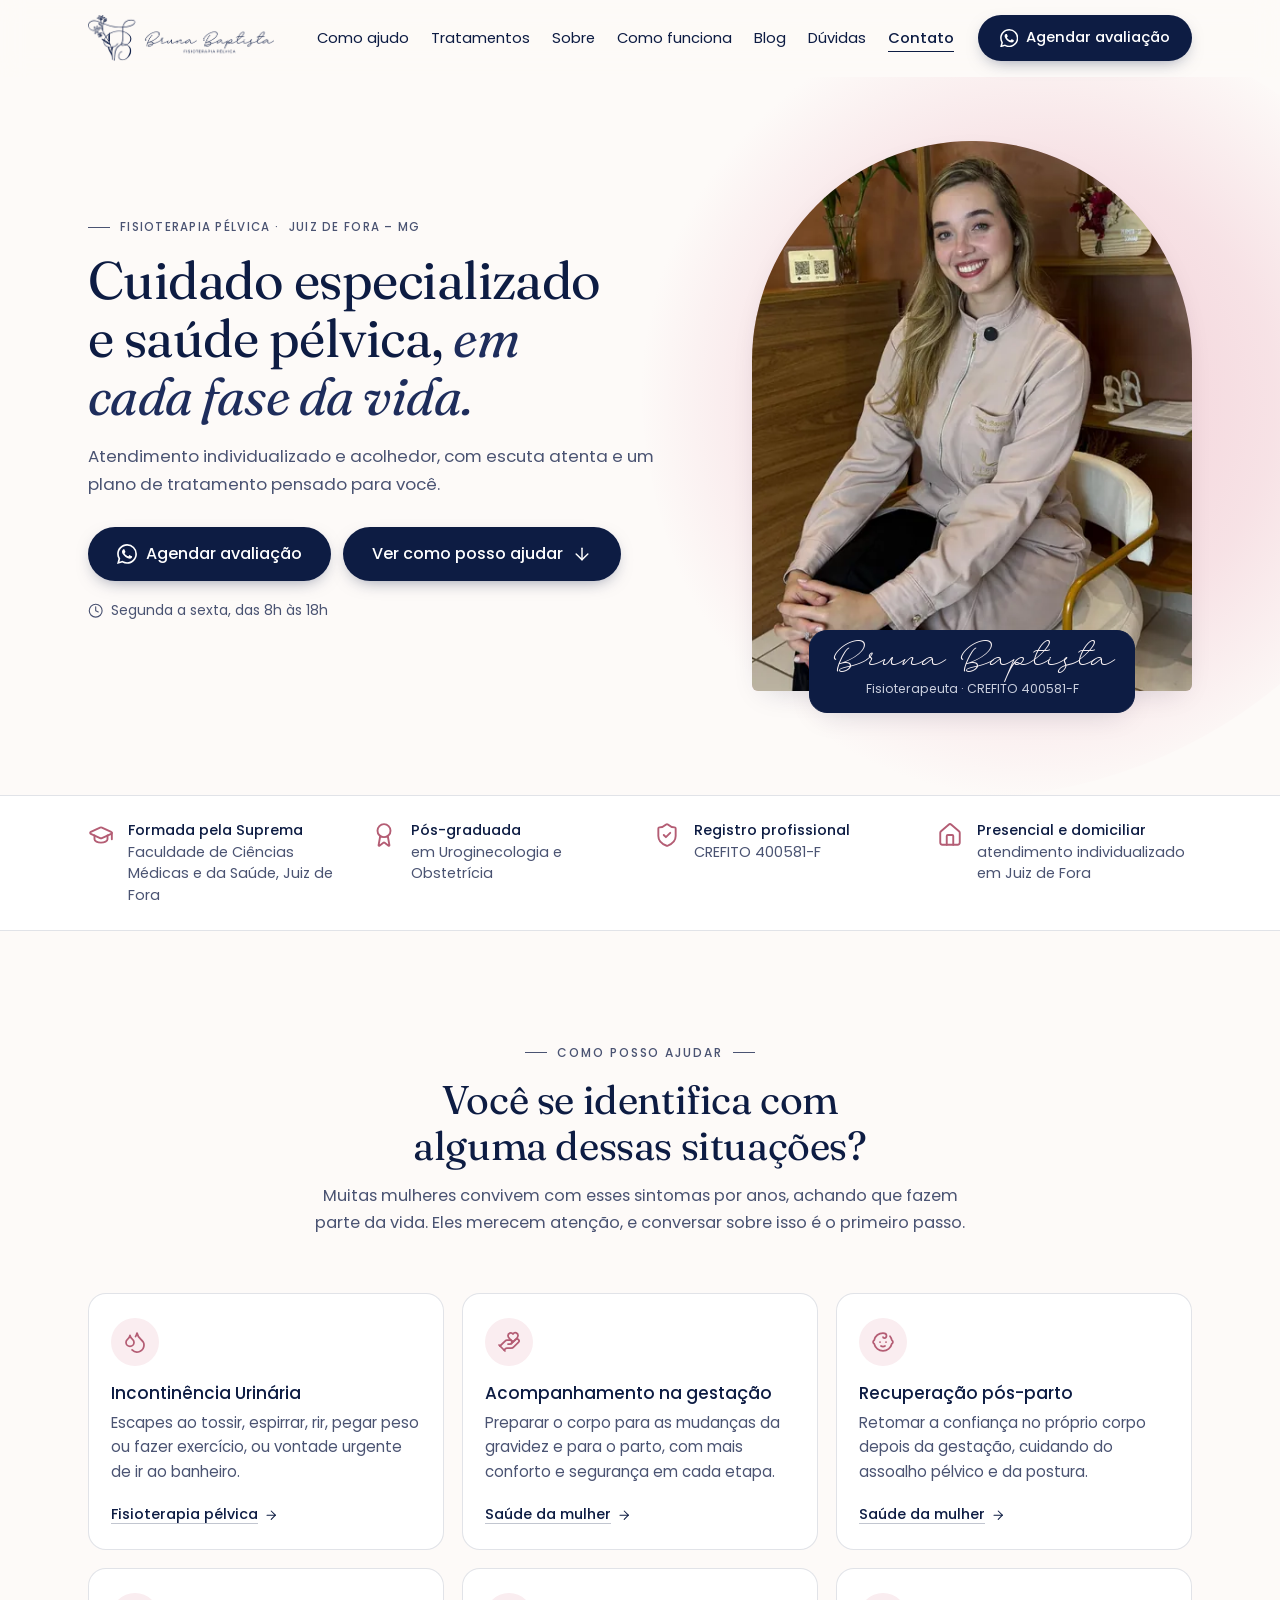
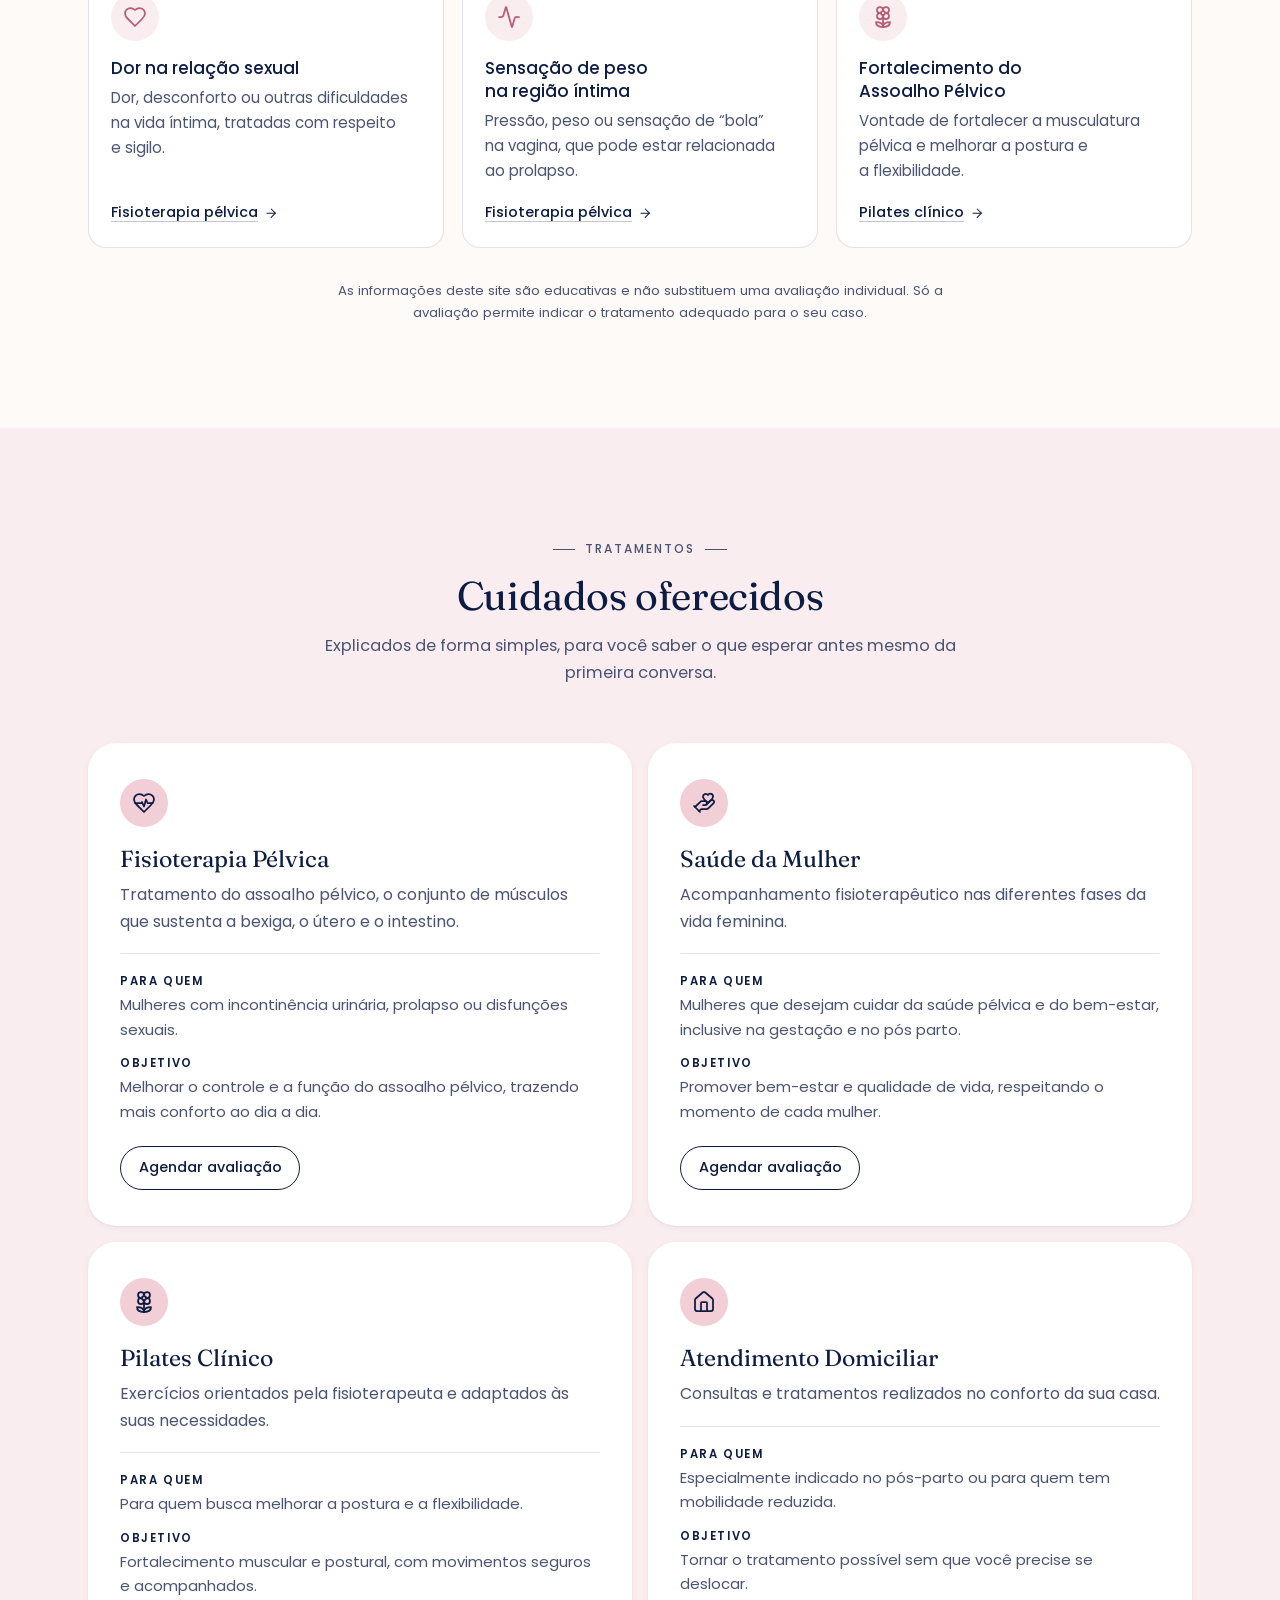
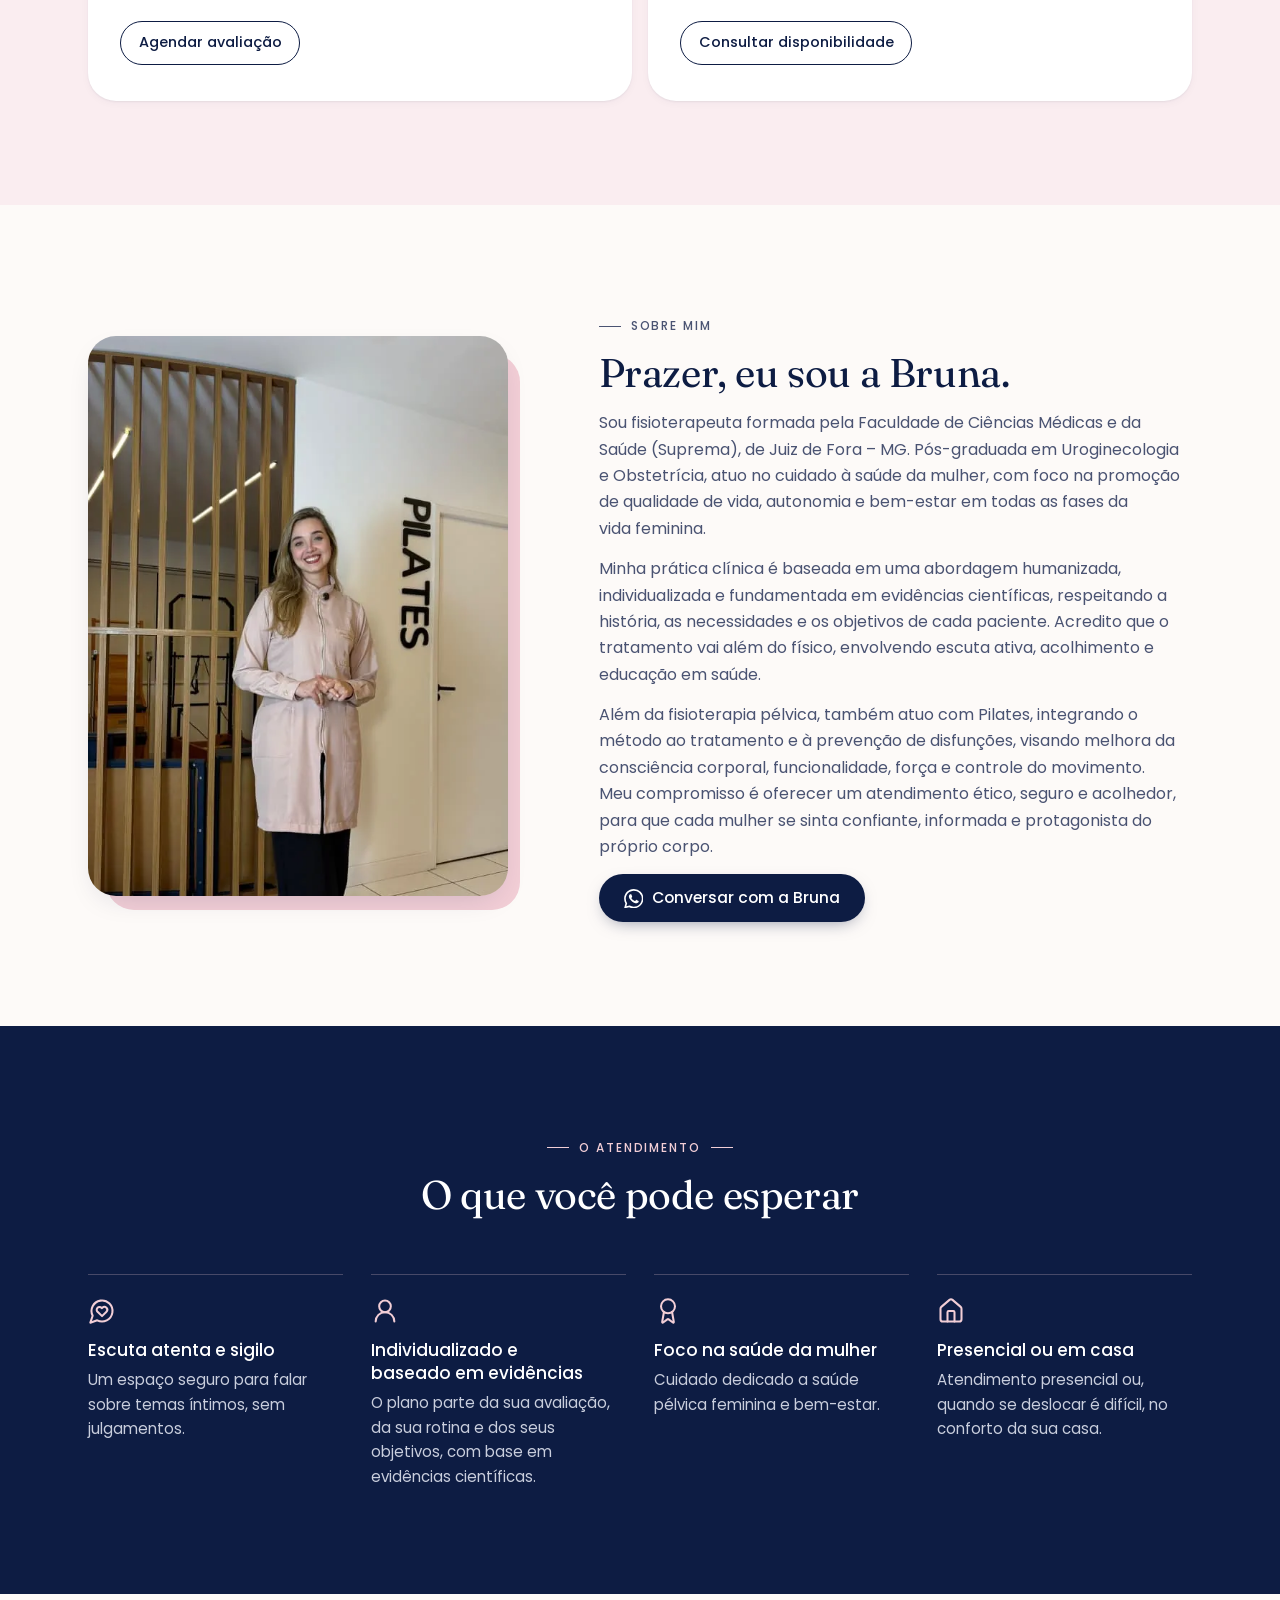
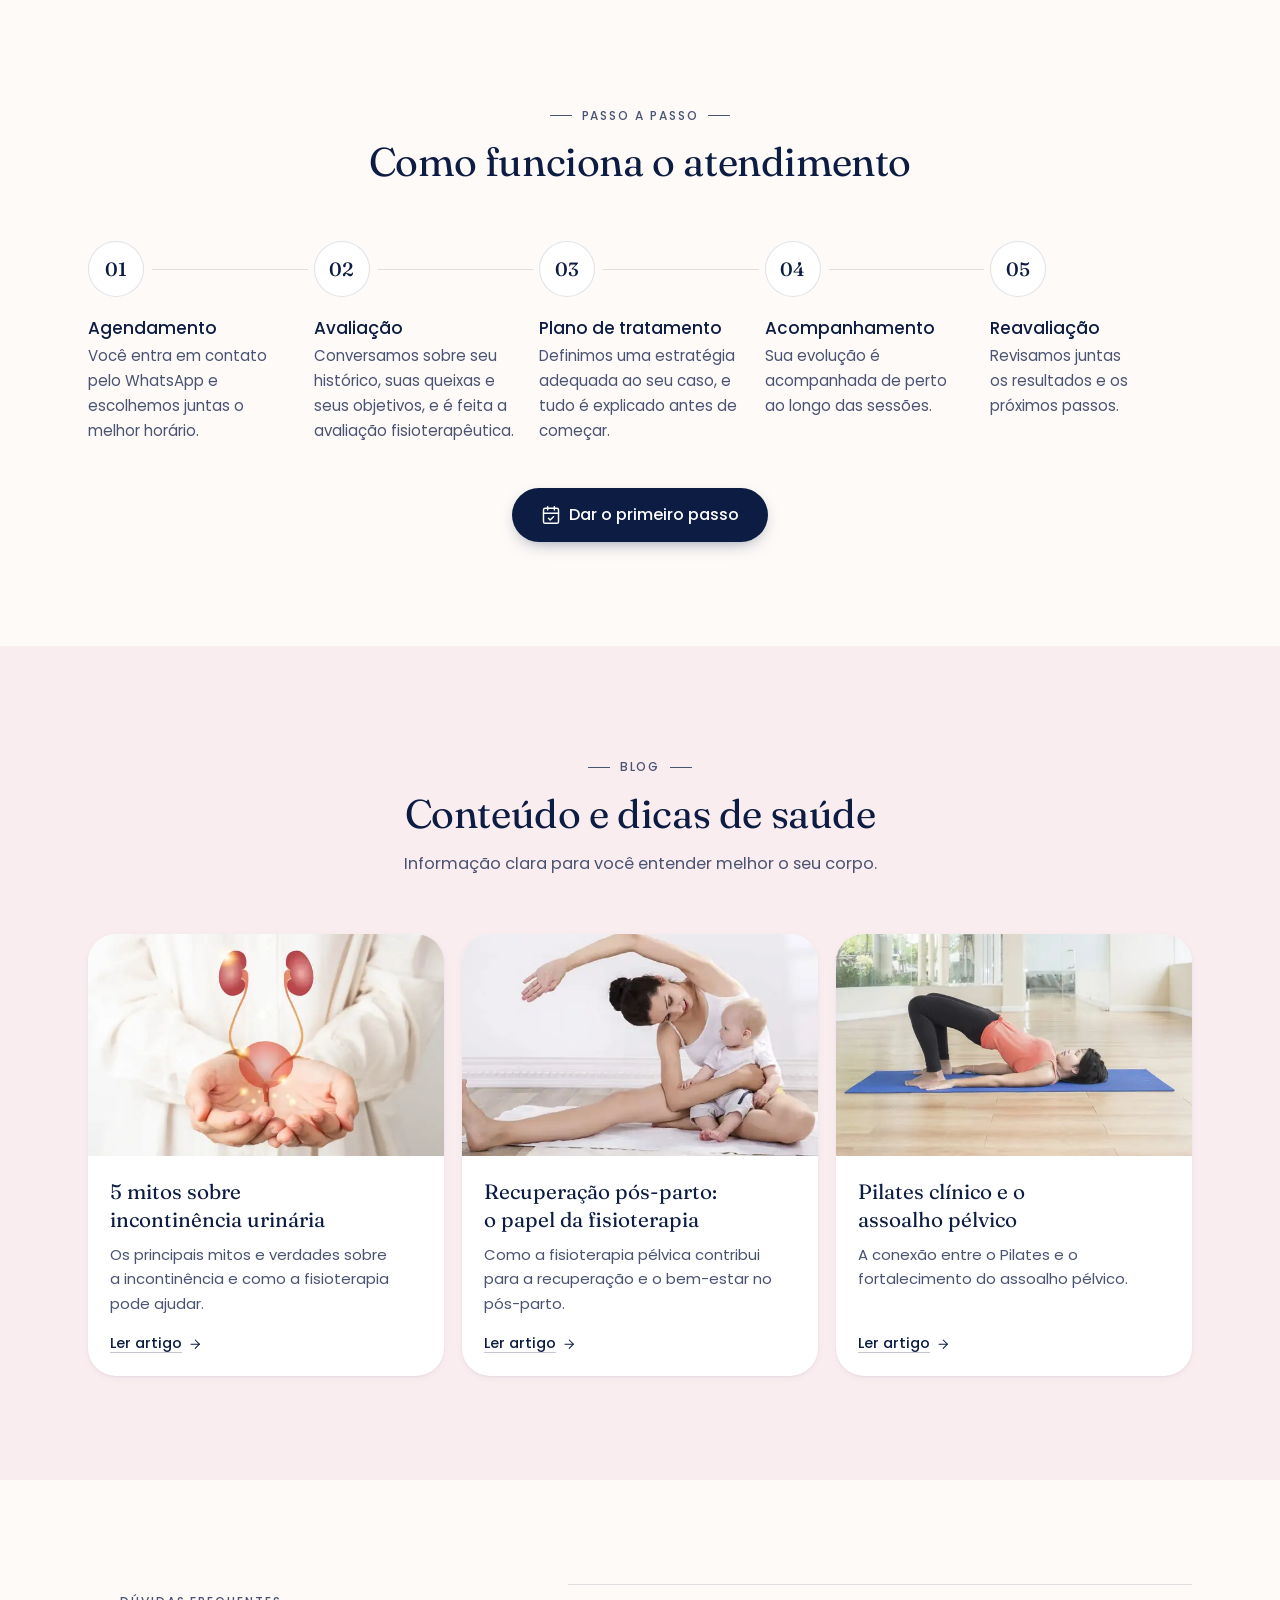
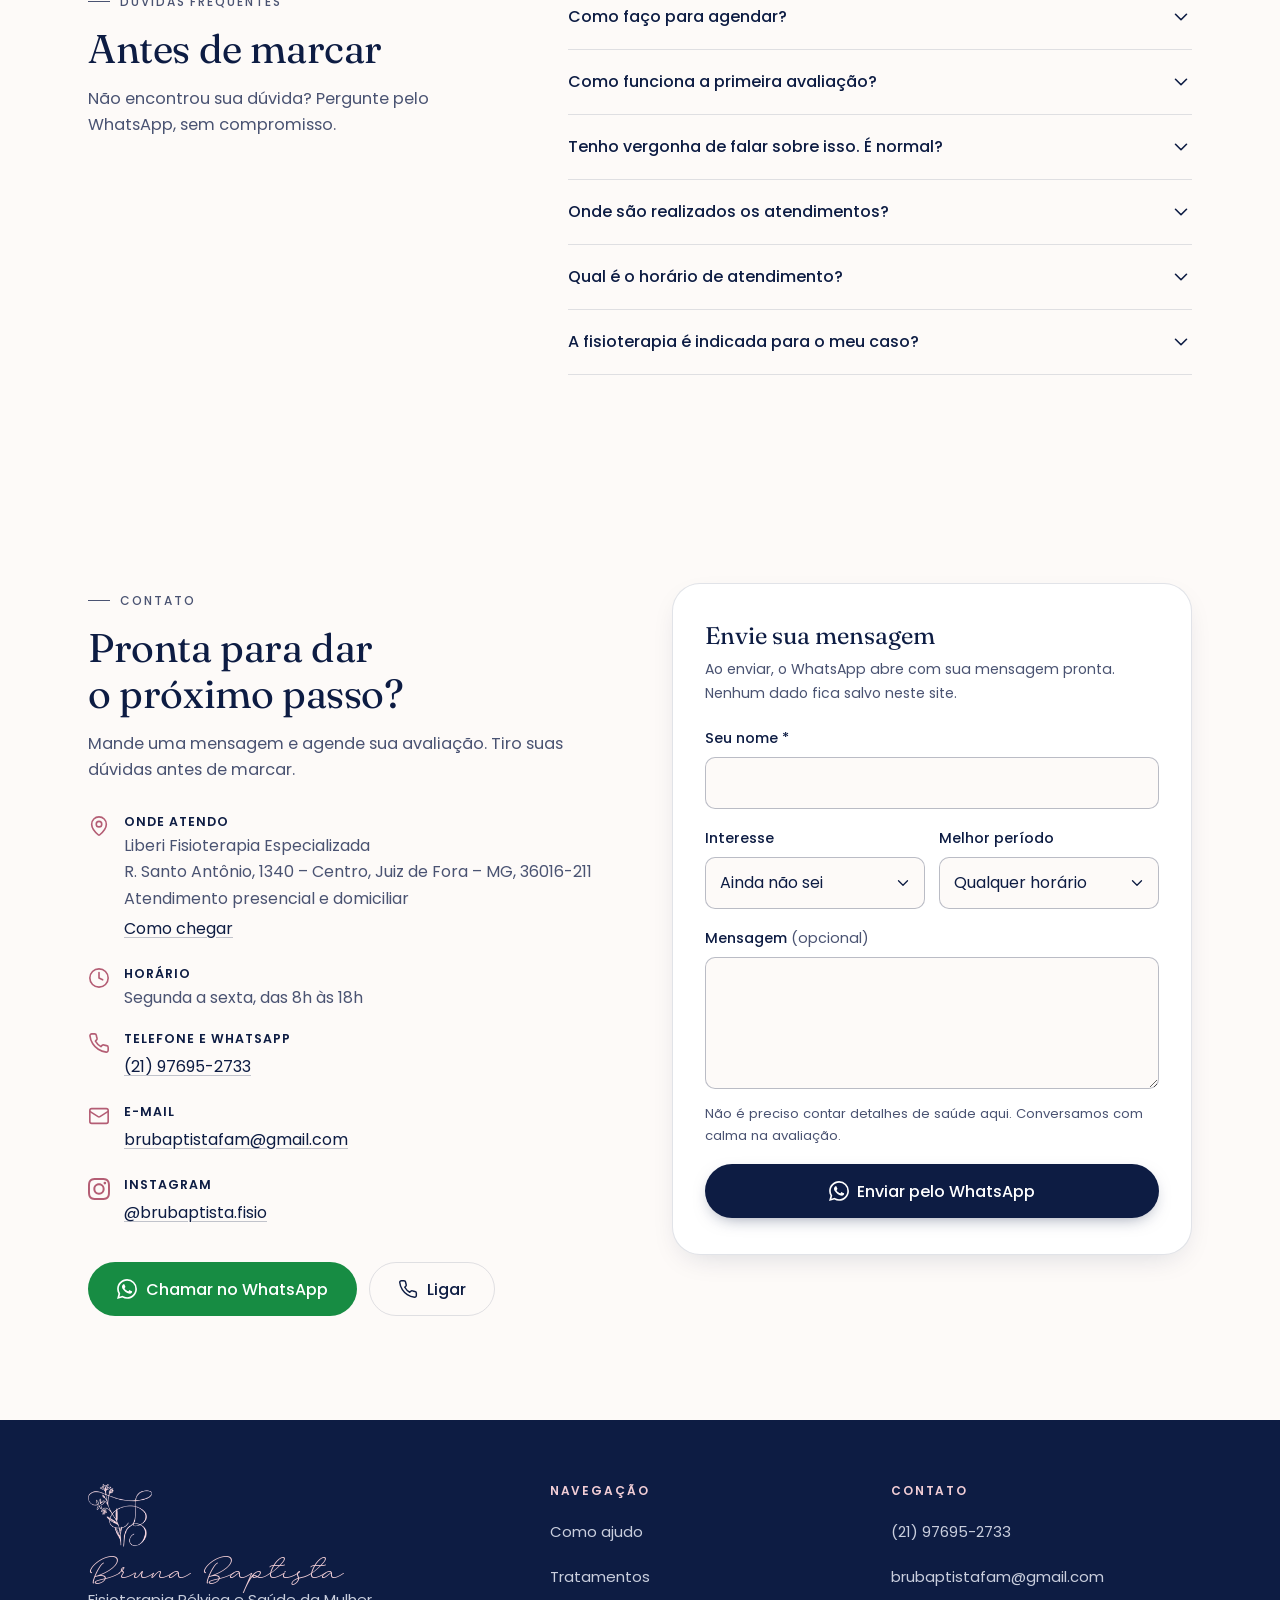
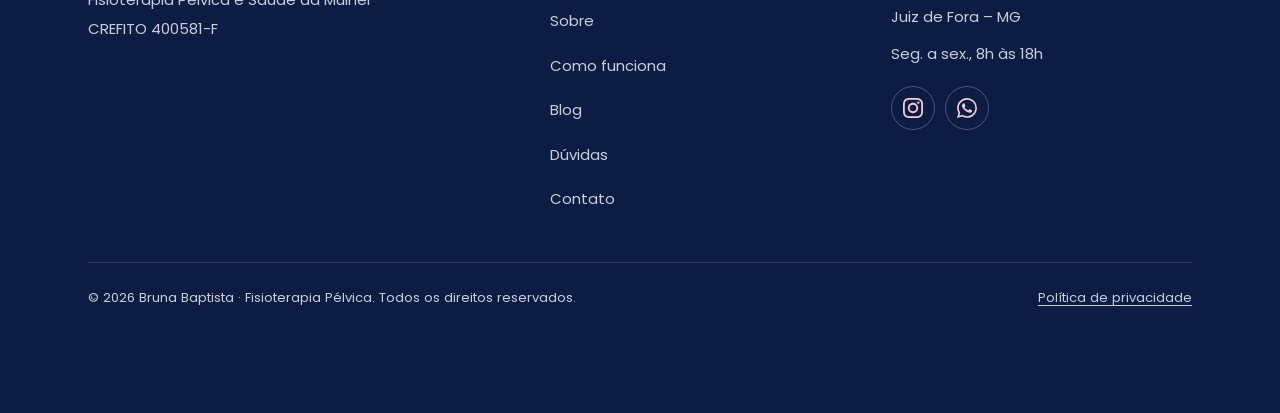
<file: index.html>
<!DOCTYPE html>
<html lang="pt-BR">
<head>
    <meta charset="UTF-8">
    <meta name="viewport" content="width=device-width, initial-scale=1.0, viewport-fit=cover">
    <title>Bruna Baptista | Fisioterapia Pélvica e Saúde da Mulher em Juiz de Fora – MG</title>
    <meta name="description" content="Fisioterapia pélvica com atendimento individualizado para incontinência urinária, recuperação pós-parto, prolapso e disfunções sexuais. Atendimento presencial e domiciliar em Juiz de Fora – MG. Agende sua avaliação.">
    <meta name="author" content="Bruna Baptista">
    <meta name="theme-color" content="#0D1C43">

    <link rel="canonical" href="https://brunabaptista.com.br/">

    <!-- Open Graph / compartilhamento -->
    <meta property="og:type" content="website">
    <meta property="og:url" content="https://brunabaptista.com.br/">
    <meta property="og:locale" content="pt_BR">
    <meta property="og:site_name" content="Bruna Baptista – Fisioterapia Pélvica">
    <meta property="og:title" content="Bruna Baptista | Fisioterapia Pélvica em Juiz de Fora – MG">
    <meta property="og:description" content="Atendimento individualizado para incontinência urinária, pós-parto, prolapso e disfunções sexuais. Presencial e domiciliar em Juiz de Fora – MG.">
    <meta property="og:image" content="https://brunabaptista.com.br/img/og-image.jpg">
    <meta property="og:image:width" content="1200">
    <meta property="og:image:height" content="630">
    <meta property="og:image:alt" content="Logo Bruna Baptista Fisioterapia Pélvica ao lado de foto da fisioterapeuta no consultório">
    <meta name="twitter:card" content="summary_large_image">

    <!-- Ícones -->
    <link rel="icon" href="favicon.ico" sizes="48x48">
    <link rel="icon" type="image/png" sizes="192x192" href="img/icon-192.png">
    <link rel="apple-touch-icon" href="img/apple-touch-icon.png">
    <link rel="manifest" href="site.webmanifest">

    <!-- Fontes -->
    <link rel="preconnect" href="https://fonts.googleapis.com">
    <link rel="preconnect" href="https://fonts.gstatic.com" crossorigin>
    <link href="https://fonts.googleapis.com/css2?family=Fraunces:ital,opsz,wght@0,9..144,400;0,9..144,500;1,9..144,400&family=Poppins:wght@300;400;500;600&display=swap" rel="stylesheet">
    <link rel="preload" href="fonts/larianti.woff" as="font" type="font/woff" crossorigin>

    <link rel="stylesheet" href="styles.css">
    <script>document.documentElement.classList.add('js');</script>

    <!-- Dados estruturados (Schema.org) — somente informações confirmadas. -->
    <script type="application/ld+json">
    {
        "@context": "https://schema.org",
        "@type": "Physiotherapy",
        "name": "Bruna Baptista – Fisioterapia Pélvica",
        "url": "https://brunabaptista.com.br/",
        "description": "Fisioterapia pélvica, saúde da mulher e Pilates com atendimento individualizado, presencial e domiciliar, em Juiz de Fora – MG.",
        "image": "https://brunabaptista.com.br/img/og-image.jpg",
        "logo": "https://brunabaptista.com.br/img/icon-512.png",
        "telephone": "+55-21-97695-2733",
        "email": "brubaptistafam@gmail.com",
        "address": {
            "@type": "PostalAddress",
            "streetAddress": "R. Santo Antônio, 1340 – Centro",
            "addressLocality": "Juiz de Fora",
            "addressRegion": "MG",
            "postalCode": "36016-211",
            "addressCountry": "BR"
        },
        "geo": { "@type": "GeoCoordinates", "latitude": -21.7656101, "longitude": -43.3501771 },
        "areaServed": { "@type": "City", "name": "Juiz de Fora" },
        "openingHoursSpecification": [{
            "@type": "OpeningHoursSpecification",
            "dayOfWeek": ["Monday", "Tuesday", "Wednesday", "Thursday", "Friday"],
            "opens": "08:00",
            "closes": "18:00"
        }],
        "sameAs": ["https://www.instagram.com/brubaptista.fisio"],
        "employee": {
            "@type": "Person",
            "name": "Bruna Baptista",
            "jobTitle": "Fisioterapeuta",
            "identifier": "CREFITO 400581-F",
            "alumniOf": "Faculdade de Ciências Médicas e da Saúde – Suprema (Juiz de Fora)"
        },
        "availableService": [
            { "@type": "MedicalTherapy", "name": "Fisioterapia Pélvica" },
            { "@type": "MedicalTherapy", "name": "Saúde da Mulher" },
            { "@type": "MedicalTherapy", "name": "Pilates Clínico" },
            { "@type": "MedicalTherapy", "name": "Atendimento Domiciliar" }
        ]
    }
    </script>
</head>
<body>
    <!-- Ícones: Lucide (ISC) e Simple Icons (CC0) -->
    <svg xmlns="http://www.w3.org/2000/svg" class="sprite" aria-hidden="true" focusable="false">
        <symbol id="i-accessibility" viewBox="0 0 24 24"><g fill="none" stroke="currentColor" stroke-width="1.75" stroke-linecap="round" stroke-linejoin="round"><circle cx="16" cy="4" r="1"/> <path d="m18 19 1-7-6 1"/> <path d="m5 8 3-3 5.5 3-2.36 3.5"/> <path d="M4.24 14.5a5 5 0 0 0 6.88 6"/> <path d="M13.76 17.5a5 5 0 0 0-6.88-6"/></g></symbol>
        <symbol id="i-activity" viewBox="0 0 24 24"><g fill="none" stroke="currentColor" stroke-width="1.75" stroke-linecap="round" stroke-linejoin="round"><path d="M22 12h-2.48a2 2 0 0 0-1.93 1.46l-2.35 8.36a.25.25 0 0 1-.48 0L9.24 2.18a.25.25 0 0 0-.48 0l-2.35 8.36A2 2 0 0 1 4.49 12H2"/></g></symbol>
        <symbol id="i-arrow-down" viewBox="0 0 24 24"><g fill="none" stroke="currentColor" stroke-width="1.75" stroke-linecap="round" stroke-linejoin="round"><path d="M12 5v14"/> <path d="m19 12-7 7-7-7"/></g></symbol>
        <symbol id="i-arrow-right" viewBox="0 0 24 24"><g fill="none" stroke="currentColor" stroke-width="1.75" stroke-linecap="round" stroke-linejoin="round"><path d="M5 12h14"/> <path d="m12 5 7 7-7 7"/></g></symbol>
        <symbol id="i-award" viewBox="0 0 24 24"><g fill="none" stroke="currentColor" stroke-width="1.75" stroke-linecap="round" stroke-linejoin="round"><path d="m15.477 12.89 1.515 8.526a.5.5 0 0 1-.81.47l-3.58-2.687a1 1 0 0 0-1.197 0l-3.586 2.686a.5.5 0 0 1-.81-.469l1.514-8.526"/> <circle cx="12" cy="8" r="6"/></g></symbol>
        <symbol id="i-baby" viewBox="0 0 24 24"><g fill="none" stroke="currentColor" stroke-width="1.75" stroke-linecap="round" stroke-linejoin="round"><path d="M9 12h.01"/> <path d="M15 12h.01"/> <path d="M10 16c.5.3 1.2.5 2 .5s1.5-.2 2-.5"/> <path d="M19 6.3a9 9 0 0 1 1.8 3.9 2 2 0 0 1 0 3.6 9 9 0 0 1-17.6 0 2 2 0 0 1 0-3.6A9 9 0 0 1 12 3c2 0 3.5 1.1 3.5 2.5s-.9 2.5-2 2.5c-.8 0-1.5-.4-1.5-1"/></g></symbol>
        <symbol id="i-calendar-check" viewBox="0 0 24 24"><g fill="none" stroke="currentColor" stroke-width="1.75" stroke-linecap="round" stroke-linejoin="round"><path d="M8 2v4"/> <path d="M16 2v4"/> <rect width="18" height="18" x="3" y="4" rx="2"/> <path d="M3 10h18"/> <path d="m9 16 2 2 4-4"/></g></symbol>
        <symbol id="i-check" viewBox="0 0 24 24"><g fill="none" stroke="currentColor" stroke-width="1.75" stroke-linecap="round" stroke-linejoin="round"><path d="M20 6 9 17l-5-5"/></g></symbol>
        <symbol id="i-chevron-down" viewBox="0 0 24 24"><g fill="none" stroke="currentColor" stroke-width="1.75" stroke-linecap="round" stroke-linejoin="round"><path d="m6 9 6 6 6-6"/></g></symbol>
        <symbol id="i-clipboard-list" viewBox="0 0 24 24"><g fill="none" stroke="currentColor" stroke-width="1.75" stroke-linecap="round" stroke-linejoin="round"><rect width="8" height="4" x="8" y="2" rx="1" ry="1"/> <path d="M16 4h2a2 2 0 0 1 2 2v14a2 2 0 0 1-2 2H6a2 2 0 0 1-2-2V6a2 2 0 0 1 2-2h2"/> <path d="M12 11h4"/> <path d="M12 16h4"/> <path d="M8 11h.01"/> <path d="M8 16h.01"/></g></symbol>
        <symbol id="i-clock" viewBox="0 0 24 24"><g fill="none" stroke="currentColor" stroke-width="1.75" stroke-linecap="round" stroke-linejoin="round"><circle cx="12" cy="12" r="10"/> <polyline points="12 6 12 12 16 14"/></g></symbol>
        <symbol id="i-droplets" viewBox="0 0 24 24"><g fill="none" stroke="currentColor" stroke-width="1.75" stroke-linecap="round" stroke-linejoin="round"><path d="M7 16.3c2.2 0 4-1.83 4-4.05 0-1.16-.57-2.26-1.71-3.19S7.29 6.75 7 5.3c-.29 1.45-1.14 2.84-2.29 3.76S3 11.1 3 12.25c0 2.22 1.8 4.05 4 4.05z"/> <path d="M12.56 6.6A10.97 10.97 0 0 0 14 3.02c.5 2.5 2 4.9 4 6.5s3 3.5 3 5.5a6.98 6.98 0 0 1-11.91 4.97"/></g></symbol>
        <symbol id="i-flower-2" viewBox="0 0 24 24"><g fill="none" stroke="currentColor" stroke-width="1.75" stroke-linecap="round" stroke-linejoin="round"><path d="M12 5a3 3 0 1 1 3 3m-3-3a3 3 0 1 0-3 3m3-3v1M9 8a3 3 0 1 0 3 3M9 8h1m5 0a3 3 0 1 1-3 3m3-3h-1m-2 3v-1"/> <circle cx="12" cy="8" r="2"/> <path d="M12 10v12"/> <path d="M12 22c4.2 0 7-1.667 7-5-4.2 0-7 1.667-7 5Z"/> <path d="M12 22c-4.2 0-7-1.667-7-5 4.2 0 7 1.667 7 5Z"/></g></symbol>
        <symbol id="i-graduation-cap" viewBox="0 0 24 24"><g fill="none" stroke="currentColor" stroke-width="1.75" stroke-linecap="round" stroke-linejoin="round"><path d="M21.42 10.922a1 1 0 0 0-.019-1.838L12.83 5.18a2 2 0 0 0-1.66 0L2.6 9.08a1 1 0 0 0 0 1.832l8.57 3.908a2 2 0 0 0 1.66 0z"/> <path d="M22 10v6"/> <path d="M6 12.5V16a6 3 0 0 0 12 0v-3.5"/></g></symbol>
        <symbol id="i-hand-heart" viewBox="0 0 24 24"><g fill="none" stroke="currentColor" stroke-width="1.75" stroke-linecap="round" stroke-linejoin="round"><path d="M11 14h2a2 2 0 1 0 0-4h-3c-.6 0-1.1.2-1.4.6L3 16"/> <path d="m7 20 1.6-1.4c.3-.4.8-.6 1.4-.6h4c1.1 0 2.1-.4 2.8-1.2l4.6-4.4a2 2 0 0 0-2.75-2.91l-4.2 3.9"/> <path d="m2 15 6 6"/> <path d="M19.5 8.5c.7-.7 1.5-1.6 1.5-2.7A2.73 2.73 0 0 0 16 4a2.78 2.78 0 0 0-5 1.8c0 1.2.8 2 1.5 2.8L16 12Z"/></g></symbol>
        <symbol id="i-heart-pulse" viewBox="0 0 24 24"><g fill="none" stroke="currentColor" stroke-width="1.75" stroke-linecap="round" stroke-linejoin="round"><path d="M19 14c1.49-1.46 3-3.21 3-5.5A5.5 5.5 0 0 0 16.5 3c-1.76 0-3 .5-4.5 2-1.5-1.5-2.74-2-4.5-2A5.5 5.5 0 0 0 2 8.5c0 2.3 1.5 4.05 3 5.5l7 7Z"/> <path d="M3.22 12H9.5l.5-1 2 4.5 2-7 1.5 3.5h5.27"/></g></symbol>
        <symbol id="i-heart" viewBox="0 0 24 24"><g fill="none" stroke="currentColor" stroke-width="1.75" stroke-linecap="round" stroke-linejoin="round"><path d="M19 14c1.49-1.46 3-3.21 3-5.5A5.5 5.5 0 0 0 16.5 3c-1.76 0-3 .5-4.5 2-1.5-1.5-2.74-2-4.5-2A5.5 5.5 0 0 0 2 8.5c0 2.3 1.5 4.05 3 5.5l7 7Z"/></g></symbol>
        <symbol id="i-house" viewBox="0 0 24 24"><g fill="none" stroke="currentColor" stroke-width="1.75" stroke-linecap="round" stroke-linejoin="round"><path d="M15 21v-8a1 1 0 0 0-1-1h-4a1 1 0 0 0-1 1v8"/> <path d="M3 10a2 2 0 0 1 .709-1.528l7-5.999a2 2 0 0 1 2.582 0l7 5.999A2 2 0 0 1 21 10v9a2 2 0 0 1-2 2H5a2 2 0 0 1-2-2z"/></g></symbol>
        <symbol id="i-mail" viewBox="0 0 24 24"><g fill="none" stroke="currentColor" stroke-width="1.75" stroke-linecap="round" stroke-linejoin="round"><rect width="20" height="16" x="2" y="4" rx="2"/> <path d="m22 7-8.97 5.7a1.94 1.94 0 0 1-2.06 0L2 7"/></g></symbol>
        <symbol id="i-map-pin" viewBox="0 0 24 24"><g fill="none" stroke="currentColor" stroke-width="1.75" stroke-linecap="round" stroke-linejoin="round"><path d="M20 10c0 4.993-5.539 10.193-7.399 11.799a1 1 0 0 1-1.202 0C9.539 20.193 4 14.993 4 10a8 8 0 0 1 16 0"/> <circle cx="12" cy="10" r="3"/></g></symbol>
        <symbol id="i-menu" viewBox="0 0 24 24"><g fill="none" stroke="currentColor" stroke-width="1.75" stroke-linecap="round" stroke-linejoin="round"><line x1="4" x2="20" y1="12" y2="12"/> <line x1="4" x2="20" y1="6" y2="6"/> <line x1="4" x2="20" y1="18" y2="18"/></g></symbol>
        <symbol id="i-message-circle-heart" viewBox="0 0 24 24"><g fill="none" stroke="currentColor" stroke-width="1.75" stroke-linecap="round" stroke-linejoin="round"><path d="M7.9 20A9 9 0 1 0 4 16.1L2 22Z"/> <path d="M15.8 9.2a2.5 2.5 0 0 0-3.5 0l-.3.4-.35-.3a2.42 2.42 0 1 0-3.2 3.6l3.6 3.5 3.6-3.5c1.2-1.2 1.1-2.7.2-3.7"/></g></symbol>
        <symbol id="i-phone" viewBox="0 0 24 24"><g fill="none" stroke="currentColor" stroke-width="1.75" stroke-linecap="round" stroke-linejoin="round"><path d="M22 16.92v3a2 2 0 0 1-2.18 2 19.79 19.79 0 0 1-8.63-3.07 19.5 19.5 0 0 1-6-6 19.79 19.79 0 0 1-3.07-8.67A2 2 0 0 1 4.11 2h3a2 2 0 0 1 2 1.72 12.84 12.84 0 0 0 .7 2.81 2 2 0 0 1-.45 2.11L8.09 9.91a16 16 0 0 0 6 6l1.27-1.27a2 2 0 0 1 2.11-.45 12.84 12.84 0 0 0 2.81.7A2 2 0 0 1 22 16.92z"/></g></symbol>
        <symbol id="i-refresh-cw" viewBox="0 0 24 24"><g fill="none" stroke="currentColor" stroke-width="1.75" stroke-linecap="round" stroke-linejoin="round"><path d="M3 12a9 9 0 0 1 9-9 9.75 9.75 0 0 1 6.74 2.74L21 8"/> <path d="M21 3v5h-5"/> <path d="M21 12a9 9 0 0 1-9 9 9.75 9.75 0 0 1-6.74-2.74L3 16"/> <path d="M8 16H3v5"/></g></symbol>
        <symbol id="i-route" viewBox="0 0 24 24"><g fill="none" stroke="currentColor" stroke-width="1.75" stroke-linecap="round" stroke-linejoin="round"><circle cx="6" cy="19" r="3"/> <path d="M9 19h8.5a3.5 3.5 0 0 0 0-7h-11a3.5 3.5 0 0 1 0-7H15"/> <circle cx="18" cy="5" r="3"/></g></symbol>
        <symbol id="i-shield-check" viewBox="0 0 24 24"><g fill="none" stroke="currentColor" stroke-width="1.75" stroke-linecap="round" stroke-linejoin="round"><path d="M20 13c0 5-3.5 7.5-7.66 8.95a1 1 0 0 1-.67-.01C7.5 20.5 4 18 4 13V6a1 1 0 0 1 1-1c2 0 4.5-1.2 6.24-2.72a1.17 1.17 0 0 1 1.52 0C14.51 3.81 17 5 19 5a1 1 0 0 1 1 1z"/> <path d="m9 12 2 2 4-4"/></g></symbol>
        <symbol id="i-instagram" viewBox="0 0 24 24"><g fill="currentColor"><path d="M7.0301.084c-1.2768.0602-2.1487.264-2.911.5634-.7888.3075-1.4575.72-2.1228 1.3877-.6652.6677-1.075 1.3368-1.3802 2.127-.2954.7638-.4956 1.6365-.552 2.914-.0564 1.2775-.0689 1.6882-.0626 4.947.0062 3.2586.0206 3.6671.0825 4.9473.061 1.2765.264 2.1482.5635 2.9107.308.7889.72 1.4573 1.388 2.1228.6679.6655 1.3365 1.0743 2.1285 1.38.7632.295 1.6361.4961 2.9134.552 1.2773.056 1.6884.069 4.9462.0627 3.2578-.0062 3.668-.0207 4.9478-.0814 1.28-.0607 2.147-.2652 2.9098-.5633.7889-.3086 1.4578-.72 2.1228-1.3881.665-.6682 1.0745-1.3378 1.3795-2.1284.2957-.7632.4966-1.636.552-2.9124.056-1.2809.0692-1.6898.063-4.948-.0063-3.2583-.021-3.6668-.0817-4.9465-.0607-1.2797-.264-2.1487-.5633-2.9117-.3084-.7889-.72-1.4568-1.3876-2.1228C21.2982 1.33 20.628.9208 19.8378.6165 19.074.321 18.2017.1197 16.9244.0645 15.6471.0093 15.236-.005 11.977.0014 8.718.0076 8.31.0215 7.0301.0839m.1402 21.6932c-1.17-.0509-1.8053-.2453-2.2287-.408-.5606-.216-.96-.4771-1.3819-.895-.422-.4178-.6811-.8186-.9-1.378-.1644-.4234-.3624-1.058-.4171-2.228-.0595-1.2645-.072-1.6442-.079-4.848-.007-3.2037.0053-3.583.0607-4.848.05-1.169.2456-1.805.408-2.2282.216-.5613.4762-.96.895-1.3816.4188-.4217.8184-.6814 1.3783-.9003.423-.1651 1.0575-.3614 2.227-.4171 1.2655-.06 1.6447-.072 4.848-.079 3.2033-.007 3.5835.005 4.8495.0608 1.169.0508 1.8053.2445 2.228.408.5608.216.96.4754 1.3816.895.4217.4194.6816.8176.9005 1.3787.1653.4217.3617 1.056.4169 2.2263.0602 1.2655.0739 1.645.0796 4.848.0058 3.203-.0055 3.5834-.061 4.848-.051 1.17-.245 1.8055-.408 2.2294-.216.5604-.4763.96-.8954 1.3814-.419.4215-.8181.6811-1.3783.9-.4224.1649-1.0577.3617-2.2262.4174-1.2656.0595-1.6448.072-4.8493.079-3.2045.007-3.5825-.006-4.848-.0608M16.953 5.5864A1.44 1.44 0 1 0 18.39 4.144a1.44 1.44 0 0 0-1.437 1.4424M5.8385 12.012c.0067 3.4032 2.7706 6.1557 6.173 6.1493 3.4026-.0065 6.157-2.7701 6.1506-6.1733-.0065-3.4032-2.771-6.1565-6.174-6.1498-3.403.0067-6.156 2.771-6.1496 6.1738M8 12.0077a4 4 0 1 1 4.008 3.9921A3.9996 3.9996 0 0 1 8 12.0077"/></g></symbol>
        <symbol id="i-whatsapp" viewBox="0 0 24 24"><g fill="currentColor"><path d="M17.472 14.382c-.297-.149-1.758-.867-2.03-.967-.273-.099-.471-.148-.67.15-.197.297-.767.966-.94 1.164-.173.199-.347.223-.644.075-.297-.15-1.255-.463-2.39-1.475-.883-.788-1.48-1.761-1.653-2.059-.173-.297-.018-.458.13-.606.134-.133.298-.347.446-.52.149-.174.198-.298.298-.497.099-.198.05-.371-.025-.52-.075-.149-.669-1.612-.916-2.207-.242-.579-.487-.5-.669-.51-.173-.008-.371-.01-.57-.01-.198 0-.52.074-.792.372-.272.297-1.04 1.016-1.04 2.479 0 1.462 1.065 2.875 1.213 3.074.149.198 2.096 3.2 5.077 4.487.709.306 1.262.489 1.694.625.712.227 1.36.195 1.871.118.571-.085 1.758-.719 2.006-1.413.248-.694.248-1.289.173-1.413-.074-.124-.272-.198-.57-.347m-5.421 7.403h-.004a9.87 9.87 0 01-5.031-1.378l-.361-.214-3.741.982.998-3.648-.235-.374a9.86 9.86 0 01-1.51-5.26c.001-5.45 4.436-9.884 9.888-9.884 2.64 0 5.122 1.03 6.988 2.898a9.825 9.825 0 012.893 6.994c-.003 5.45-4.437 9.884-9.885 9.884m8.413-18.297A11.815 11.815 0 0012.05 0C5.495 0 .16 5.335.157 11.892c0 2.096.547 4.142 1.588 5.945L.057 24l6.305-1.654a11.882 11.882 0 005.683 1.448h.005c6.554 0 11.89-5.335 11.893-11.893a11.821 11.821 0 00-3.48-8.413Z"/></g></symbol>
        <symbol id="i-sparkles" viewBox="0 0 24 24"><g fill="none" stroke="currentColor" stroke-width="1.75" stroke-linecap="round" stroke-linejoin="round"><path d="M9.937 15.5A2 2 0 0 0 8.5 14.063l-6.135-1.582a.5.5 0 0 1 0-.962L8.5 9.936A2 2 0 0 0 9.937 8.5l1.582-6.135a.5.5 0 0 1 .963 0L14.063 8.5A2 2 0 0 0 15.5 9.937l6.135 1.581a.5.5 0 0 1 0 .964L15.5 14.063a2 2 0 0 0-1.437 1.437l-1.582 6.135a.5.5 0 0 1-.963 0z"/> <path d="M20 3v4"/> <path d="M22 5h-4"/> <path d="M4 17v2"/> <path d="M5 18H3"/></g></symbol>
        <symbol id="i-user-round" viewBox="0 0 24 24"><g fill="none" stroke="currentColor" stroke-width="1.75" stroke-linecap="round" stroke-linejoin="round"><circle cx="12" cy="8" r="5"/> <path d="M20 21a8 8 0 0 0-16 0"/></g></symbol>
        <symbol id="i-x" viewBox="0 0 24 24"><g fill="none" stroke="currentColor" stroke-width="1.75" stroke-linecap="round" stroke-linejoin="round"><path d="M18 6 6 18"/> <path d="m6 6 12 12"/></g></symbol>
    </svg>

    <a class="skip-link" href="#conteudo">Pular para o conteúdo</a>

    <!-- ========== HEADER ========== -->
    <header class="site-header" id="header">
        <div class="container header-inner">
            <a href="#inicio" class="brand">
                <picture>
                    <source type="image/webp" srcset="img/logo-horizontal-azul.webp">
                    <img src="img/logo-horizontal-azul.png" alt="Bruna Baptista – Fisioterapia Pélvica" class="brand-logo" width="389" height="96">
                </picture>
            </a>

            <nav class="site-nav" id="nav" aria-label="Navegação principal">
                <ul class="nav-list">
                    <li><a href="#como-ajudo">Como ajudo</a></li>
                    <li><a href="#tratamentos">Tratamentos</a></li>
                    <li><a href="#sobre">Sobre</a></li>
                    <li><a href="#como-funciona">Como funciona</a></li>
                    <li><a href="#blog">Blog</a></li>
                    <li><a href="#duvidas">Dúvidas</a></li>
                    <li><a href="#contato">Contato</a></li>
                </ul>
                <a href="https://wa.me/5521976952733" class="btn btn-primary nav-cta" data-wa target="_blank" rel="noopener">
                    <svg class="icon" aria-hidden="true"><use href="#i-whatsapp"/></svg>
                    Agendar avaliação
                </a>
            </nav>

            <div class="header-actions">
                <a href="https://wa.me/5521976952733" class="btn btn-primary btn-sm header-cta" data-wa target="_blank" rel="noopener">
                    Agendar<span class="hide-xs">&nbsp;avaliação</span>
                </a>
                <button class="menu-toggle" id="btn-mobile" type="button" aria-controls="nav" aria-expanded="false" aria-label="Abrir menu">
                    <span class="menu-toggle-bars" aria-hidden="true"></span>
                </button>
            </div>
        </div>
    </header>

    <main id="conteudo">

        <!-- ========== HERO ========== -->
        <section class="hero" id="inicio" aria-labelledby="hero-title">
            <div class="container hero-inner">
                <div class="hero-text">
                    <p class="eyebrow">Fisioterapia pélvica · <span class="nowrap">Juiz de Fora – MG</span></p>
                    <h1 id="hero-title">Cuidado especializado e saúde pélvica, <em>em cada fase da vida.</em></h1>
                    <p class="hero-lead">
                        Atendimento individualizado e acolhedor, com escuta atenta e um plano de tratamento
                        pensado para você.
                    </p>
                    <div class="btn-group">
                        <a href="https://wa.me/5521976952733" class="btn btn-primary btn-lg" data-wa target="_blank" rel="noopener">
                            <svg class="icon" aria-hidden="true"><use href="#i-whatsapp"/></svg>
                            Agendar avaliação
                        </a>
                        <a href="#como-ajudo" class="btn btn-primary btn-lg">
                            Ver como posso ajudar
                            <svg class="icon" aria-hidden="true"><use href="#i-arrow-down"/></svg>
                        </a>
                    </div>
                    <p class="hero-note">
                        <svg class="icon" aria-hidden="true"><use href="#i-clock"/></svg>
                        Segunda a sexta, das 8h às 18h
                    </p>
                </div>

                <figure class="hero-media">
                    <div class="hero-photo">
                        <picture>
                            <source type="image/webp" srcset="img/bruna-consultorio-480.webp 480w, img/bruna-consultorio-800.webp 800w" sizes="(min-width: 480px) 400px, calc(100vw - 40px)">
                            <img src="img/bruna-consultorio-800.jpg" srcset="img/bruna-consultorio-480.jpg 480w, img/bruna-consultorio-800.jpg 800w" sizes="(min-width: 480px) 400px, calc(100vw - 40px)"
                                 alt="Bruna Baptista, fisioterapeuta, sentada e sorrindo no consultório" width="800" height="1000" fetchpriority="high">
                        </picture>
                    </div>
                    <figcaption class="hero-badge">
                        <span class="hero-badge-name">Bruna Baptista</span>
                        <span class="hero-badge-meta">Fisioterapeuta · CREFITO 400581-F</span>
                    </figcaption>
                </figure>
            </div>
        </section>

        <!-- ========== INDICADORES DE CONFIANÇA ========== -->
        <section class="trust" aria-label="Formação e credenciais">
            <div class="container">
                <ul class="trust-list">
                    <li class="trust-item">
                        <svg class="icon" aria-hidden="true"><use href="#i-graduation-cap"/></svg>
                        <span><strong>Formada pela Suprema</strong> Faculdade de Ciências Médicas e da Saúde, Juiz de Fora</span>
                    </li>
                    <li class="trust-item">
                        <svg class="icon" aria-hidden="true"><use href="#i-award"/></svg>
                        <span><strong>Pós-graduada</strong> em Uroginecologia e Obstetrícia</span>
                    </li>
                    <li class="trust-item">
                        <svg class="icon" aria-hidden="true"><use href="#i-shield-check"/></svg>
                        <span><strong>Registro profissional</strong> CREFITO 400581-F</span>
                    </li>
                    <li class="trust-item">
                        <svg class="icon" aria-hidden="true"><use href="#i-house"/></svg>
                        <span><strong>Presencial e domiciliar</strong> atendimento individualizado em Juiz de Fora</span>
                    </li>
                    <!-- PREENCHER (opcional): anos de experiência, cursos e especializações adicionais -->
                </ul>
            </div>
        </section>

        <!-- ========== PROBLEMAS / NECESSIDADES ========== -->
        <section class="section" id="como-ajudo" aria-labelledby="como-ajudo-title">
            <div class="container">
                <header class="section-head">
                    <p class="eyebrow">Como posso ajudar</p>
                    <h2 id="como-ajudo-title" class="section-title">Você se identifica com alguma dessas situações?</h2>
                    <p class="section-lead">
                        Muitas mulheres convivem com esses sintomas por anos, achando que fazem parte da vida.
                        Eles merecem atenção, e conversar sobre isso é o primeiro passo.
                    </p>
                </header>

                <ul class="condition-grid">
                    <li class="condition reveal">
                        <span class="condition-icon"><svg class="icon" aria-hidden="true"><use href="#i-droplets"/></svg></span>
                        <h3>Incontinência Urinária</h3>
                        <p>Escapes ao tossir, espirrar, rir, pegar peso ou fazer exercício, ou vontade urgente de ir ao banheiro.</p>
                        <a href="#fisioterapia-pelvica" class="link-arrow">Fisioterapia pélvica <svg class="icon" aria-hidden="true"><use href="#i-arrow-right"/></svg></a>
                    </li>
                    <li class="condition reveal">
                        <span class="condition-icon"><svg class="icon" aria-hidden="true"><use href="#i-hand-heart"/></svg></span>
                        <h3>Acompanhamento na gestação</h3>
                        <p>Preparar o corpo para as mudanças da gravidez e para o parto, com mais conforto e segurança em cada etapa.</p>
                        <a href="#saude-da-mulher" class="link-arrow">Saúde da mulher <svg class="icon" aria-hidden="true"><use href="#i-arrow-right"/></svg></a>
                    </li>
                    <li class="condition reveal">
                        <span class="condition-icon"><svg class="icon" aria-hidden="true"><use href="#i-baby"/></svg></span>
                        <h3>Recuperação pós-parto</h3>
                        <p>Retomar a confiança no próprio corpo depois da gestação, cuidando do assoalho pélvico e da postura.</p>
                        <a href="#saude-da-mulher" class="link-arrow">Saúde da mulher <svg class="icon" aria-hidden="true"><use href="#i-arrow-right"/></svg></a>
                    </li>
                    <li class="condition reveal">
                        <span class="condition-icon"><svg class="icon" aria-hidden="true"><use href="#i-heart"/></svg></span>
                        <h3>Dor na relação sexual</h3>
                        <p>Dor, desconforto ou outras dificuldades na vida íntima, tratadas com respeito e sigilo.</p>
                        <a href="#fisioterapia-pelvica" class="link-arrow">Fisioterapia pélvica <svg class="icon" aria-hidden="true"><use href="#i-arrow-right"/></svg></a>
                    </li>
                    <li class="condition reveal">
                        <span class="condition-icon"><svg class="icon" aria-hidden="true"><use href="#i-activity"/></svg></span>
                        <h3>Sensação de peso na região íntima</h3>
                        <p>Pressão, peso ou sensação de “bola” na vagina, que pode estar relacionada ao prolapso.</p>
                        <a href="#fisioterapia-pelvica" class="link-arrow">Fisioterapia pélvica <svg class="icon" aria-hidden="true"><use href="#i-arrow-right"/></svg></a>
                    </li>
                    <li class="condition reveal">
                        <span class="condition-icon"><svg class="icon" aria-hidden="true"><use href="#i-flower-2"/></svg></span>
                        <h3>Fortalecimento do Assoalho Pélvico</h3>
                        <p>Vontade de fortalecer a musculatura pélvica e melhorar a postura e a flexibilidade.</p>
                        <a href="#pilates-clinico" class="link-arrow">Pilates clínico <svg class="icon" aria-hidden="true"><use href="#i-arrow-right"/></svg></a>
                    </li>
                    
                </ul>

                <p class="disclaimer">
                    As informações deste site são educativas e não substituem uma avaliação individual.
                    Só a avaliação permite indicar o tratamento adequado para o seu caso.
                </p>
            </div>
        </section>

        <!-- ========== TRATAMENTOS ========== -->
        <section class="section section-tint" id="tratamentos" aria-labelledby="tratamentos-title">
            <div class="container">
                <header class="section-head">
                    <p class="eyebrow">Tratamentos</p>
                    <h2 id="tratamentos-title" class="section-title">Cuidados oferecidos</h2>
                    <p class="section-lead">Explicados de forma simples, para você saber o que esperar antes mesmo da primeira conversa.</p>
                </header>

                <div class="service-grid">
                    <article class="service reveal" id="fisioterapia-pelvica">
                        <span class="service-icon"><svg class="icon" aria-hidden="true"><use href="#i-heart-pulse"/></svg></span>
                        <h3>Fisioterapia Pélvica</h3>
                        <p class="service-desc">Tratamento do assoalho pélvico, o conjunto de músculos que sustenta a bexiga, o útero e o intestino.</p>
                        <dl class="service-facts">
                            <div><dt>Para quem</dt><dd>Mulheres com incontinência urinária, prolapso ou disfunções sexuais.</dd></div>
                            <div><dt>Objetivo</dt><dd>Melhorar o controle e a função do assoalho pélvico, trazendo mais conforto ao dia a dia.</dd></div>
                        </dl>
                        <a href="https://wa.me/5521976952733" class="btn btn-outline btn-sm" data-wa="Tenho interesse em Fisioterapia Pélvica." target="_blank" rel="noopener">Agendar avaliação</a>
                    </article>

                    <article class="service reveal" id="saude-da-mulher">
                        <span class="service-icon"><svg class="icon" aria-hidden="true"><use href="#i-hand-heart"/></svg></span>
                        <h3>Saúde da Mulher</h3>
                        <p class="service-desc">Acompanhamento fisioterapêutico nas diferentes fases da vida feminina.</p>
                        <dl class="service-facts">
                            <div><dt>Para quem</dt><dd>Mulheres que desejam cuidar da saúde pélvica e do bem-estar, inclusive na gestação e no pós parto.</dd></div>
                            <div><dt>Objetivo</dt><dd>Promover bem-estar e qualidade de vida, respeitando o momento de cada mulher.</dd></div>
                        </dl>
                        <a href="https://wa.me/5521976952733" class="btn btn-outline btn-sm" data-wa="Tenho interesse em Saúde da Mulher." target="_blank" rel="noopener">Agendar avaliação</a>
                    </article>

                    <article class="service reveal" id="pilates-clinico">
                        <span class="service-icon"><svg class="icon" aria-hidden="true"><use href="#i-flower-2"/></svg></span>
                        <h3>Pilates Clínico</h3>
                        <p class="service-desc">Exercícios orientados pela fisioterapeuta e adaptados às suas necessidades.</p>
                        <dl class="service-facts">
                            <div><dt>Para quem</dt><dd>Para quem busca melhorar a postura e a flexibilidade. </dd></div>
                            <div><dt>Objetivo</dt><dd>Fortalecimento muscular e postural, com movimentos seguros e acompanhados.</dd></div>
                        </dl>
                        <a href="https://wa.me/5521976952733" class="btn btn-outline btn-sm" data-wa="Tenho interesse em Pilates Clínico." target="_blank" rel="noopener">Agendar avaliação</a>
                    </article>

                    <article class="service reveal" id="atendimento-domiciliar">
                        <span class="service-icon"><svg class="icon" aria-hidden="true"><use href="#i-house"/></svg></span>
                        <h3>Atendimento Domiciliar</h3>
                        <p class="service-desc">Consultas e tratamentos realizados no conforto da sua casa.</p>
                        <dl class="service-facts">
                            <div><dt>Para quem</dt><dd>Especialmente indicado no pós-parto ou para quem tem mobilidade reduzida.</dd></div>
                            <div><dt>Objetivo</dt><dd>Tornar o tratamento possível sem que você precise se deslocar.</dd></div>
                        </dl>
                        <a href="https://wa.me/5521976952733" class="btn btn-outline btn-sm" data-wa="Tenho interesse em Atendimento Domiciliar." target="_blank" rel="noopener">Consultar disponibilidade</a>
                    </article>
                </div>
            </div>
        </section>

        <!-- ========== SOBRE ========== -->
        <section class="section" id="sobre" aria-labelledby="sobre-title">
            <div class="container about">
                <figure class="about-photo reveal">
                    <picture>
                        <source type="image/webp" srcset="img/bruna-pilates-400.webp 400w, img/bruna-pilates-585.webp 585w" sizes="(min-width: 960px) 420px, calc(100vw - 40px)">
                        <img src="img/bruna-pilates-585.jpg" srcset="img/bruna-pilates-400.jpg 400w, img/bruna-pilates-585.jpg 585w" sizes="(min-width: 960px) 420px, calc(100vw - 40px)"
                             alt="Bruna Baptista em pé, sorrindo, em frente à sala de Pilates" width="585" height="1040" loading="lazy">
                    </picture>
                </figure>

                <div class="about-text">
                    <p class="eyebrow">Sobre mim</p>
                    <h2 id="sobre-title" class="section-title">Prazer, eu sou a Bruna.</h2>
                    <p>
                        Sou fisioterapeuta formada pela Faculdade de Ciências Médicas e da Saúde (Suprema), de Juiz de Fora – MG.
                        Pós-graduada em Uroginecologia e Obstetrícia, atuo no cuidado à saúde da mulher, com foco na promoção de
                        qualidade de vida, autonomia e bem-estar em todas as fases da vida feminina.
                    </p>
                    <p>
                        Minha prática clínica é baseada em uma abordagem humanizada, individualizada e fundamentada em evidências
                        científicas, respeitando a história, as necessidades e os objetivos de cada paciente. Acredito que o tratamento
                        vai além do físico, envolvendo escuta ativa, acolhimento e educação em saúde.
                    </p>
                    <p>
                        Além da fisioterapia pélvica, também atuo com Pilates, integrando o método ao tratamento e à prevenção de
                        disfunções, visando melhora da consciência corporal, funcionalidade, força e controle do movimento.
                        Meu compromisso é oferecer um atendimento ético, seguro e acolhedor, para que cada mulher se sinta confiante,
                        informada e protagonista do próprio corpo.
                    </p>
                    <!-- PREENCHER (opcional): tempo de experiência e cursos complementares -->

                    

                    <a href="https://wa.me/5521976952733" class="btn btn-primary" data-wa target="_blank" rel="noopener">
                        <svg class="icon" aria-hidden="true"><use href="#i-whatsapp"/></svg>
                        Conversar com a Bruna
                    </a>
                </div>
            </div>
        </section>

        <!-- ========== DIFERENCIAIS ========== -->
        <section class="section section-dark" aria-labelledby="diferenciais-title">
            <div class="container">
                <header class="section-head">
                    <p class="eyebrow">O atendimento</p>
                    <h2 id="diferenciais-title" class="section-title">O que você pode esperar</h2>
                </header>
                <ul class="feature-grid">
                    <li class="feature reveal">
                        <svg class="icon" aria-hidden="true"><use href="#i-message-circle-heart"/></svg>
                        <h3>Escuta atenta e sigilo</h3>
                        <p>Um espaço seguro para falar sobre temas íntimos, sem julgamentos.</p>
                    </li>
                    <li class="feature reveal">
                        <svg class="icon" aria-hidden="true"><use href="#i-user-round"/></svg>
                        <h3>Individualizado e baseado em evidências</h3>
                        <p>O plano parte da sua avaliação, da sua rotina e dos seus objetivos, com base em evidências científicas.</p>
                    </li>
                    <li class="feature reveal">
                        <svg class="icon" aria-hidden="true"><use href="#i-award"/></svg>
                        <h3>Foco na saúde da mulher</h3>
                        <p>Cuidado dedicado a saúde pélvica feminina e bem-estar.</p>
                    </li>
                    <li class="feature reveal">
                        <svg class="icon" aria-hidden="true"><use href="#i-house"/></svg>
                        <h3>Presencial ou em casa</h3>
                        <p>Atendimento presencial ou, quando se deslocar é difícil, no conforto da sua casa.</p>
                    </li>
                </ul>
            </div>
        </section>

        <!-- ========== COMO FUNCIONA ========== -->
        <section class="section" id="como-funciona" aria-labelledby="como-funciona-title">
            <div class="container">
                <header class="section-head">
                    <p class="eyebrow">Passo a passo</p>
                    <h2 id="como-funciona-title" class="section-title">Como funciona o atendimento</h2>
                </header>
                <ol class="steps">
                    <li class="step reveal">
                        <span class="step-num" aria-hidden="true">01</span>
                        <h3>Agendamento</h3>
                        <p>Você entra em contato pelo WhatsApp e escolhemos juntas o melhor horário.</p>
                    </li>
                    <li class="step reveal">
                        <span class="step-num" aria-hidden="true">02</span>
                        <h3>Avaliação</h3>
                        <p>Conversamos sobre seu histórico, suas queixas e seus objetivos, e é feita a avaliação fisioterapêutica.</p>
                    </li>
                    <li class="step reveal">
                        <span class="step-num" aria-hidden="true">03</span>
                        <h3>Plano de tratamento</h3>
                        <p>Definimos uma estratégia adequada ao seu caso, e tudo é explicado antes de começar.</p>
                    </li>
                    <li class="step reveal">
                        <span class="step-num" aria-hidden="true">04</span>
                        <h3>Acompanhamento</h3>
                        <p>Sua evolução é acompanhada de perto ao longo das sessões.</p>
                    </li>
                    <li class="step reveal">
                        <span class="step-num" aria-hidden="true">05</span>
                        <h3>Reavaliação</h3>
                        <p>Revisamos juntas os resultados e os próximos passos.</p>
                    </li>
                </ol>
                <div class="section-cta">
                    <a href="https://wa.me/5521976952733" class="btn btn-primary btn-lg" data-wa target="_blank" rel="noopener">
                        <svg class="icon" aria-hidden="true"><use href="#i-calendar-check"/></svg>
                        Dar o primeiro passo
                    </a>
                </div>
            </div>
        </section>

        <!-- ========== DEPOIMENTOS ==========
             Seção oculta até existirem depoimentos REAIS e autorizados.
             Para ativar: remova o atributo "hidden", substitua os blocos de exemplo
             e adicione <li><a href="#depoimentos">Depoimentos</a></li> no menu. -->
        <section class="section section-tint" id="depoimentos" aria-labelledby="depoimentos-title" hidden>
            <div class="container">
                <header class="section-head">
                    <p class="eyebrow">Depoimentos</p>
                    <h2 id="depoimentos-title" class="section-title">Quem já foi atendida</h2>
                </header>
                <div class="testimonial-grid">
                    <figure class="testimonial">
                        <blockquote><p>PREENCHER: texto do depoimento real</p></blockquote>
                        <figcaption>PREENCHER: primeiro nome (com autorização)</figcaption>
                    </figure>
                </div>
            </div>
        </section>

        <!-- ========== BLOG ========== -->
        <section class="section section-tint" id="blog" aria-labelledby="blog-title">
            <div class="container">
                <header class="section-head">
                    <p class="eyebrow">Blog</p>
                    <h2 id="blog-title" class="section-title">Conteúdo e dicas de saúde</h2>
                    <p class="section-lead">Informação clara para você entender melhor o seu corpo.</p>
                </header>
                <div class="post-grid">
                    <article class="post reveal">
                        <img src="imagens-blog/web/incontinencia-urinaria-sistema-thumb.webp" alt="" width="640" height="400" loading="lazy">
                        <div class="post-body">
                            <h3><a href="artigo1.html">5 mitos sobre incontinência urinária</a></h3>
                            <p>Os principais mitos e verdades sobre a incontinência e como a fisioterapia pode ajudar.</p>
                            <span class="link-arrow" aria-hidden="true">Ler artigo <svg class="icon"><use href="#i-arrow-right"/></svg></span>
                        </div>
                    </article>
                    <article class="post reveal">
                        <img src="imagens-blog/web/pos-parto-fisioterapia-thumb.webp" alt="" width="640" height="400" loading="lazy">
                        <div class="post-body">
                            <h3><a href="artigo2.html">Recuperação pós-parto: o papel da fisioterapia</a></h3>
                            <p>Como a fisioterapia pélvica contribui para a recuperação e o bem-estar no pós-parto.</p>
                            <span class="link-arrow" aria-hidden="true">Ler artigo <svg class="icon"><use href="#i-arrow-right"/></svg></span>
                        </div>
                    </article>
                    <article class="post reveal">
                        <img src="imagens-blog/web/pilates-assoalho-pelvico-exercicio1-thumb.webp" alt="" width="640" height="400" loading="lazy">
                        <div class="post-body">
                            <h3><a href="artigo3.html">Pilates clínico e o assoalho pélvico</a></h3>
                            <p>A conexão entre o Pilates e o fortalecimento do assoalho pélvico.</p>
                            <span class="link-arrow" aria-hidden="true">Ler artigo <svg class="icon"><use href="#i-arrow-right"/></svg></span>
                        </div>
                    </article>
                </div>
            </div>
        </section>

        <!-- ========== FAQ ========== -->
        <section class="section" id="duvidas" aria-labelledby="duvidas-title">
            <div class="container faq-layout">
                <header class="section-head section-head-left">
                    <p class="eyebrow">Dúvidas frequentes</p>
                    <h2 id="duvidas-title" class="section-title">Antes de marcar</h2>
                    <p class="section-lead">Não encontrou sua dúvida? Pergunte pelo WhatsApp, sem compromisso.</p>
                </header>

                <div class="faq">
                    <details class="faq-item">
                        <summary>Como faço para agendar?<svg class="icon" aria-hidden="true"><use href="#i-chevron-down"/></svg></summary>
                        <div class="faq-body">
                            <p>Pelo WhatsApp <a href="https://wa.me/5521976952733" data-wa target="_blank" rel="noopener">(21) 97695-2733</a> ou pelo formulário de contato desta página. Juntas, escolhemos o melhor dia e horário.</p>
                        </div>
                    </details>
                    <details class="faq-item">
                        <summary>Como funciona a primeira avaliação?<svg class="icon" aria-hidden="true"><use href="#i-chevron-down"/></svg></summary>
                        <div class="faq-body">
                            <p>Começamos com uma conversa sobre seu histórico, suas queixas e o que você espera do tratamento. Em seguida é feita a avaliação fisioterapêutica e explico o plano proposto. Você pode tirar dúvidas a qualquer momento.</p>
                            <!-- PREENCHER (opcional): duração da avaliação e o que levar (exames, laudos, roupa confortável etc.) -->
                        </div>
                    </details>
                    <details class="faq-item">
                        <summary>Tenho vergonha de falar sobre isso. É normal?<svg class="icon" aria-hidden="true"><use href="#i-chevron-down"/></svg></summary>
                        <div class="faq-body">
                            <p>Sim, e é muito comum. Queixas como perda de urina ou dor na relação sexual são mais frequentes do que se imagina. O atendimento é feito com respeito, sigilo e no seu tempo.</p>
                        </div>
                    </details>
                    <details class="faq-item">
                        <summary>Onde são realizados os atendimentos?<svg class="icon" aria-hidden="true"><use href="#i-chevron-down"/></svg></summary>
                        <div class="faq-body">
                            <p>Os atendimentos são em Juiz de Fora – MG, presencialmente na Liberi Fisioterapia Especializada (R. Santo Antônio, 1340 – Centro) ou em domicílio. Pelo WhatsApp você consulta a disponibilidade de atendimento domiciliar para o seu bairro.</p>
                            <!-- PREENCHER: endereço do consultório -->
                        </div>
                    </details>
                    <details class="faq-item">
                        <summary>Qual é o horário de atendimento?<svg class="icon" aria-hidden="true"><use href="#i-chevron-down"/></svg></summary>
                        <div class="faq-body">
                            <p>De segunda a sexta-feira, das 8h às 18h.</p>
                        </div>
                    </details>
                    <details class="faq-item">
                        <summary>A fisioterapia é indicada para o meu caso?<svg class="icon" aria-hidden="true"><use href="#i-chevron-down"/></svg></summary>
                        <div class="faq-body">
                            <p>Só uma avaliação individual pode responder com segurança. Se você se identificou com alguma das situações descritas neste site, entre em contato para conversarmos.</p>
                        </div>
                    </details>

                    <!-- PREENCHER: perguntas que dependem de informações da profissional.
                         Copie um bloco <details class="faq-item"> acima e preencha a resposta.
                         - Preciso de encaminhamento médico?
                         - Quanto tempo dura cada sessão?
                         - Quais formas de pagamento são aceitas? / Atende convênio ou emite recibo para reembolso?
                         - Qual o valor da avaliação?
                    -->
                </div>
            </div>
        </section>

        <!-- ========== LOCALIZAÇÃO + CONTATO ========== -->
        <section class="section" id="contato" aria-labelledby="contato-title">
            <div class="container contact">
                <div class="contact-info">
                    <p class="eyebrow">Contato</p>
                    <h2 id="contato-title" class="section-title">Pronta para dar o próximo passo?</h2>
                    <p class="section-lead">Mande uma mensagem e agende sua avaliação. Tiro suas dúvidas antes de marcar.</p>

                    <ul class="info-list">
                        <li>
                            <svg class="icon" aria-hidden="true"><use href="#i-map-pin"/></svg>
                            <div>
                                <strong>Onde atendo</strong>
                                <span>Liberi Fisioterapia Especializada<br>R. Santo Antônio, 1340 – Centro, Juiz de Fora – MG, 36016-211</span>
                                <span>Atendimento presencial e domiciliar</span>
                                <a href="https://www.google.com/maps/dir/?api=1&destination=R.+Santo+Ant%C3%B4nio%2C+1340+-+Centro%2C+Juiz+de+Fora+-+MG" target="_blank" rel="noopener">Como chegar</a>
                            </div>
                            <!-- PREENCHER: ponto de referência, estacionamento e acessibilidade -->
                        </li>
                        <li>
                            <svg class="icon" aria-hidden="true"><use href="#i-clock"/></svg>
                            <div><strong>Horário</strong><span>Segunda a sexta, das 8h às 18h</span></div>
                        </li>
                        <li>
                            <svg class="icon" aria-hidden="true"><use href="#i-phone"/></svg>
                            <div><strong>Telefone e WhatsApp</strong><a href="tel:+5521976952733">(21) 97695-2733</a></div>
                        </li>
                        <li>
                            <svg class="icon" aria-hidden="true"><use href="#i-mail"/></svg>
                            <div><strong>E-mail</strong><a href="mailto:brubaptistafam@gmail.com">brubaptistafam@gmail.com</a></div>
                        </li>
                        <li>
                            <svg class="icon" aria-hidden="true"><use href="#i-instagram"/></svg>
                            <div><strong>Instagram</strong><a href="https://www.instagram.com/brubaptista.fisio" target="_blank" rel="noopener">@brubaptista.fisio</a></div>
                        </li>
                    </ul>

                    <div class="btn-group">
                        <a href="https://wa.me/5521976952733" class="btn btn-whatsapp btn-lg" data-wa target="_blank" rel="noopener">
                            <svg class="icon" aria-hidden="true"><use href="#i-whatsapp"/></svg>
                            Chamar no WhatsApp
                        </a>
                        <a href="tel:+5521976952733" class="btn btn-ghost btn-lg">
                            <svg class="icon" aria-hidden="true"><use href="#i-phone"/></svg>
                            Ligar
                        </a>
                    </div>

                </div>

                <div class="contact-form-wrap">
                    <form class="contact-form" id="form-contato" novalidate>
                        <h3>Envie sua mensagem</h3>
                        <p class="form-help">Ao enviar, o WhatsApp abre com sua mensagem pronta. Nenhum dado fica salvo neste site.</p>

                        <div class="field">
                            <label for="nome">Seu nome <span aria-hidden="true">*</span></label>
                            <input type="text" id="nome" name="nome" autocomplete="given-name" required aria-describedby="nome-erro">
                            <p class="field-error" id="nome-erro" hidden>Informe seu nome para continuar.</p>
                        </div>

                        <div class="field-row">
                            <div class="field">
                                <label for="interesse">Interesse</label>
                                <select id="interesse" name="interesse">
                                    <option value="">Ainda não sei</option>
                                    <option>Fisioterapia Pélvica</option>
                                    <option>Saúde da Mulher</option>
                                    <option>Pilates Clínico</option>
                                    <option>Atendimento Domiciliar</option>
                                </select>
                            </div>
                            <div class="field">
                                <label for="periodo">Melhor período</label>
                                <select id="periodo" name="periodo">
                                    <option value="">Qualquer horário</option>
                                    <option>Manhã</option>
                                    <option>Tarde</option>
                                </select>
                            </div>
                        </div>

                        <div class="field">
                            <label for="mensagem">Mensagem <span class="optional">(opcional)</span></label>
                            <textarea id="mensagem" name="mensagem" rows="4" aria-describedby="mensagem-dica"></textarea>
                            <p class="field-hint" id="mensagem-dica">Não é preciso contar detalhes de saúde aqui. Conversamos com calma na avaliação.</p>
                        </div>

                        <button type="submit" class="btn btn-primary btn-lg btn-block">
                            <svg class="icon" aria-hidden="true"><use href="#i-whatsapp"/></svg>
                            Enviar pelo WhatsApp
                        </button>
                        <p class="form-status" id="form-status" role="status" aria-live="polite"></p>
                    </form>
                </div>
            </div>
        </section>
    </main>

    <!-- ========== FOOTER ========== -->
    <footer class="site-footer">
        <div class="container">
            <div class="footer-grid">
                <div class="footer-brand">
                    <img src="img/logo-marca-rosa-112.png" alt="" width="115" height="112" loading="lazy">
                    <p class="footer-name">Bruna Baptista</p>
                    <p>Fisioterapia Pélvica e Saúde da Mulher</p>
                    <p>CREFITO 400581-F</p>
                </div>

                <nav class="footer-col" aria-label="Links do rodapé">
                    <h2 class="footer-title">Navegação</h2>
                    <ul>
                        <li><a href="#como-ajudo">Como ajudo</a></li>
                        <li><a href="#tratamentos">Tratamentos</a></li>
                        <li><a href="#sobre">Sobre</a></li>
                        <li><a href="#como-funciona">Como funciona</a></li>
                        <li><a href="#blog">Blog</a></li>
                        <li><a href="#duvidas">Dúvidas</a></li>
                        <li><a href="#contato">Contato</a></li>
                    </ul>
                </nav>

                <div class="footer-col">
                    <h2 class="footer-title">Contato</h2>
                    <ul>
                        <li><a href="tel:+5521976952733">(21) 97695-2733</a></li>
                        <li><a href="mailto:brubaptistafam@gmail.com">brubaptistafam@gmail.com</a></li>
                        <li>Juiz de Fora – MG</li>
                        <li>Seg. a sex., 8h às 18h</li>
                    </ul>
                    <div class="social">
                        <a href="https://www.instagram.com/brubaptista.fisio" target="_blank" rel="noopener" aria-label="Instagram de Bruna Baptista (abre em nova aba)">
                            <svg class="icon" aria-hidden="true"><use href="#i-instagram"/></svg>
                        </a>
                        <a href="https://wa.me/5521976952733" data-wa target="_blank" rel="noopener" aria-label="WhatsApp de Bruna Baptista (abre em nova aba)">
                            <svg class="icon" aria-hidden="true"><use href="#i-whatsapp"/></svg>
                        </a>
                    </div>
                </div>
            </div>

            <div class="footer-bottom">
                <p>&copy; <span id="current-year">2026</span> Bruna Baptista · Fisioterapia Pélvica. Todos os direitos reservados.</p>
                <p><a href="privacidade.html">Política de privacidade</a></p>
            </div>
        </div>
    </footer>

    <!-- Botão flutuante do WhatsApp -->
    <a href="https://wa.me/5521976952733" class="wa-float" id="wa-float" data-wa target="_blank" rel="noopener" aria-label="Agendar avaliação pelo WhatsApp (abre em nova aba)">
        <svg class="icon" aria-hidden="true"><use href="#i-whatsapp"/></svg>
    </a>

    <script src="script.js" defer></script>
</body>
</html>
</file>
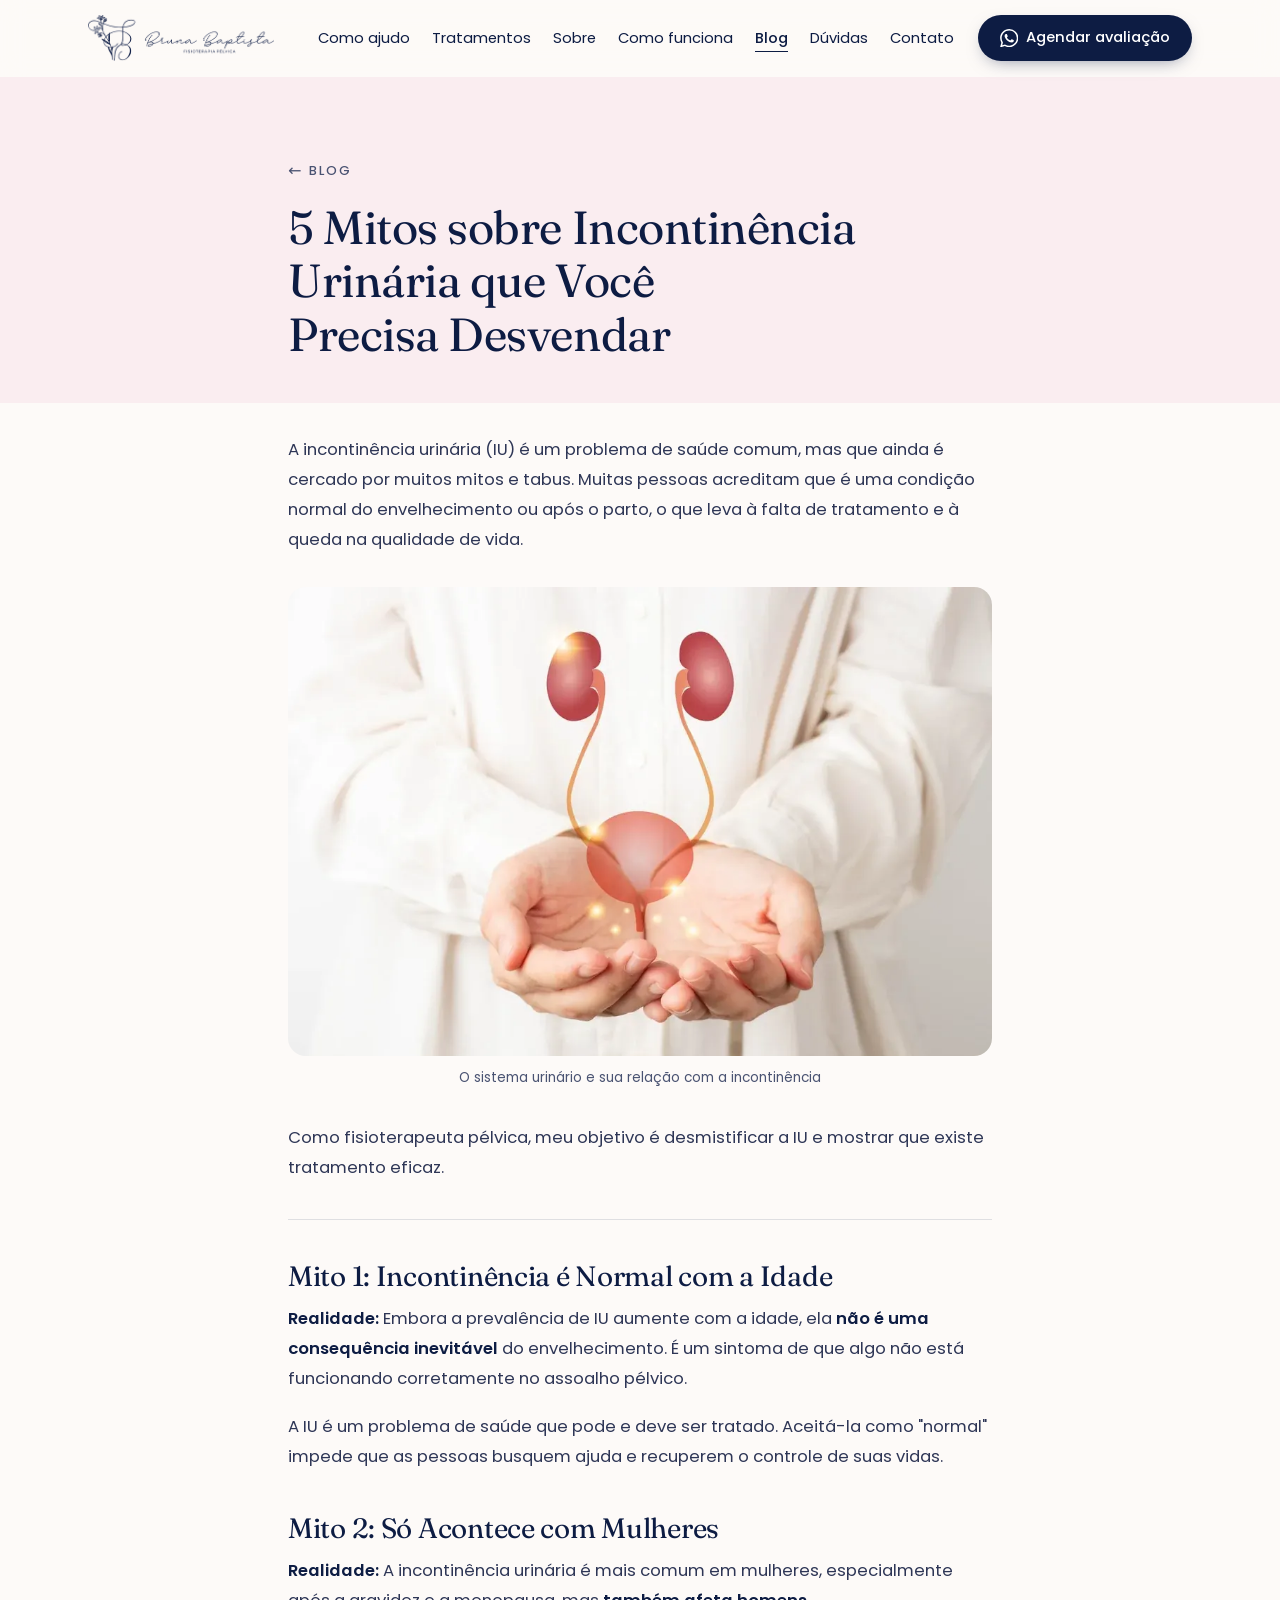
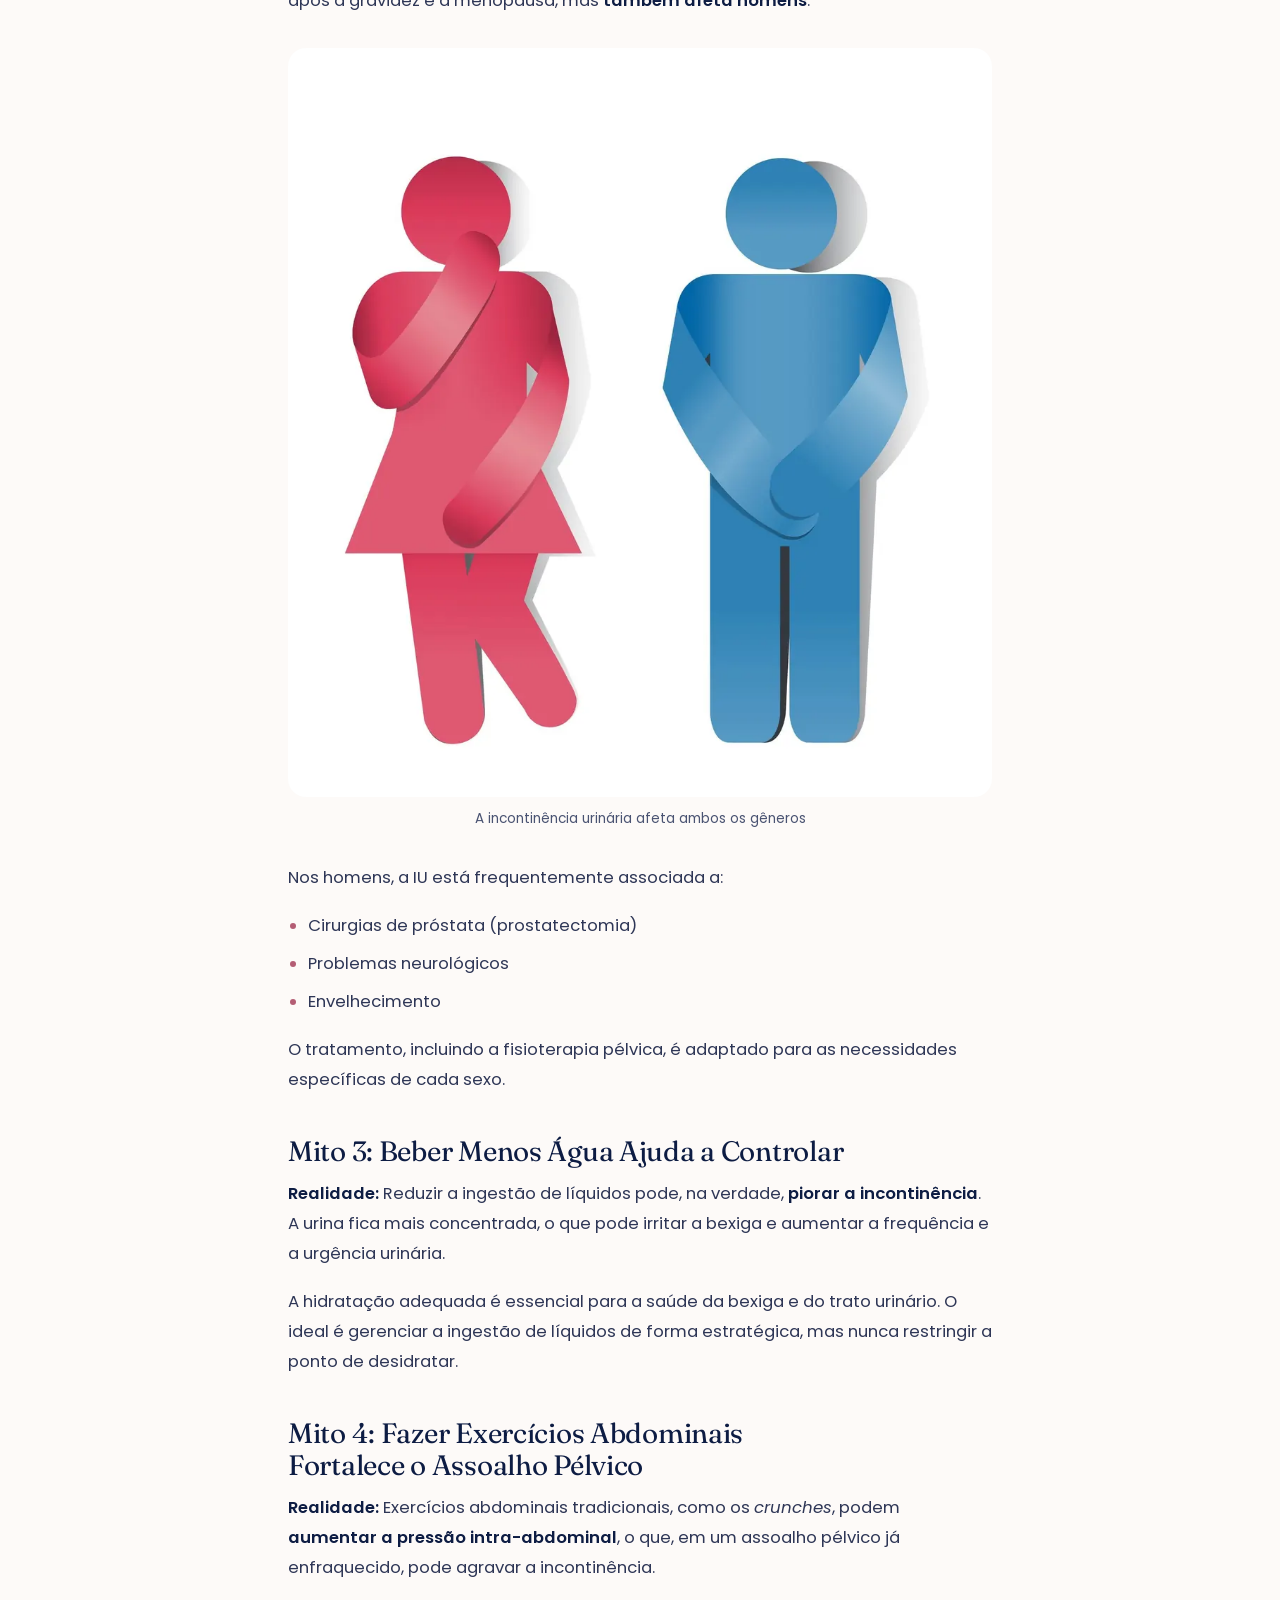
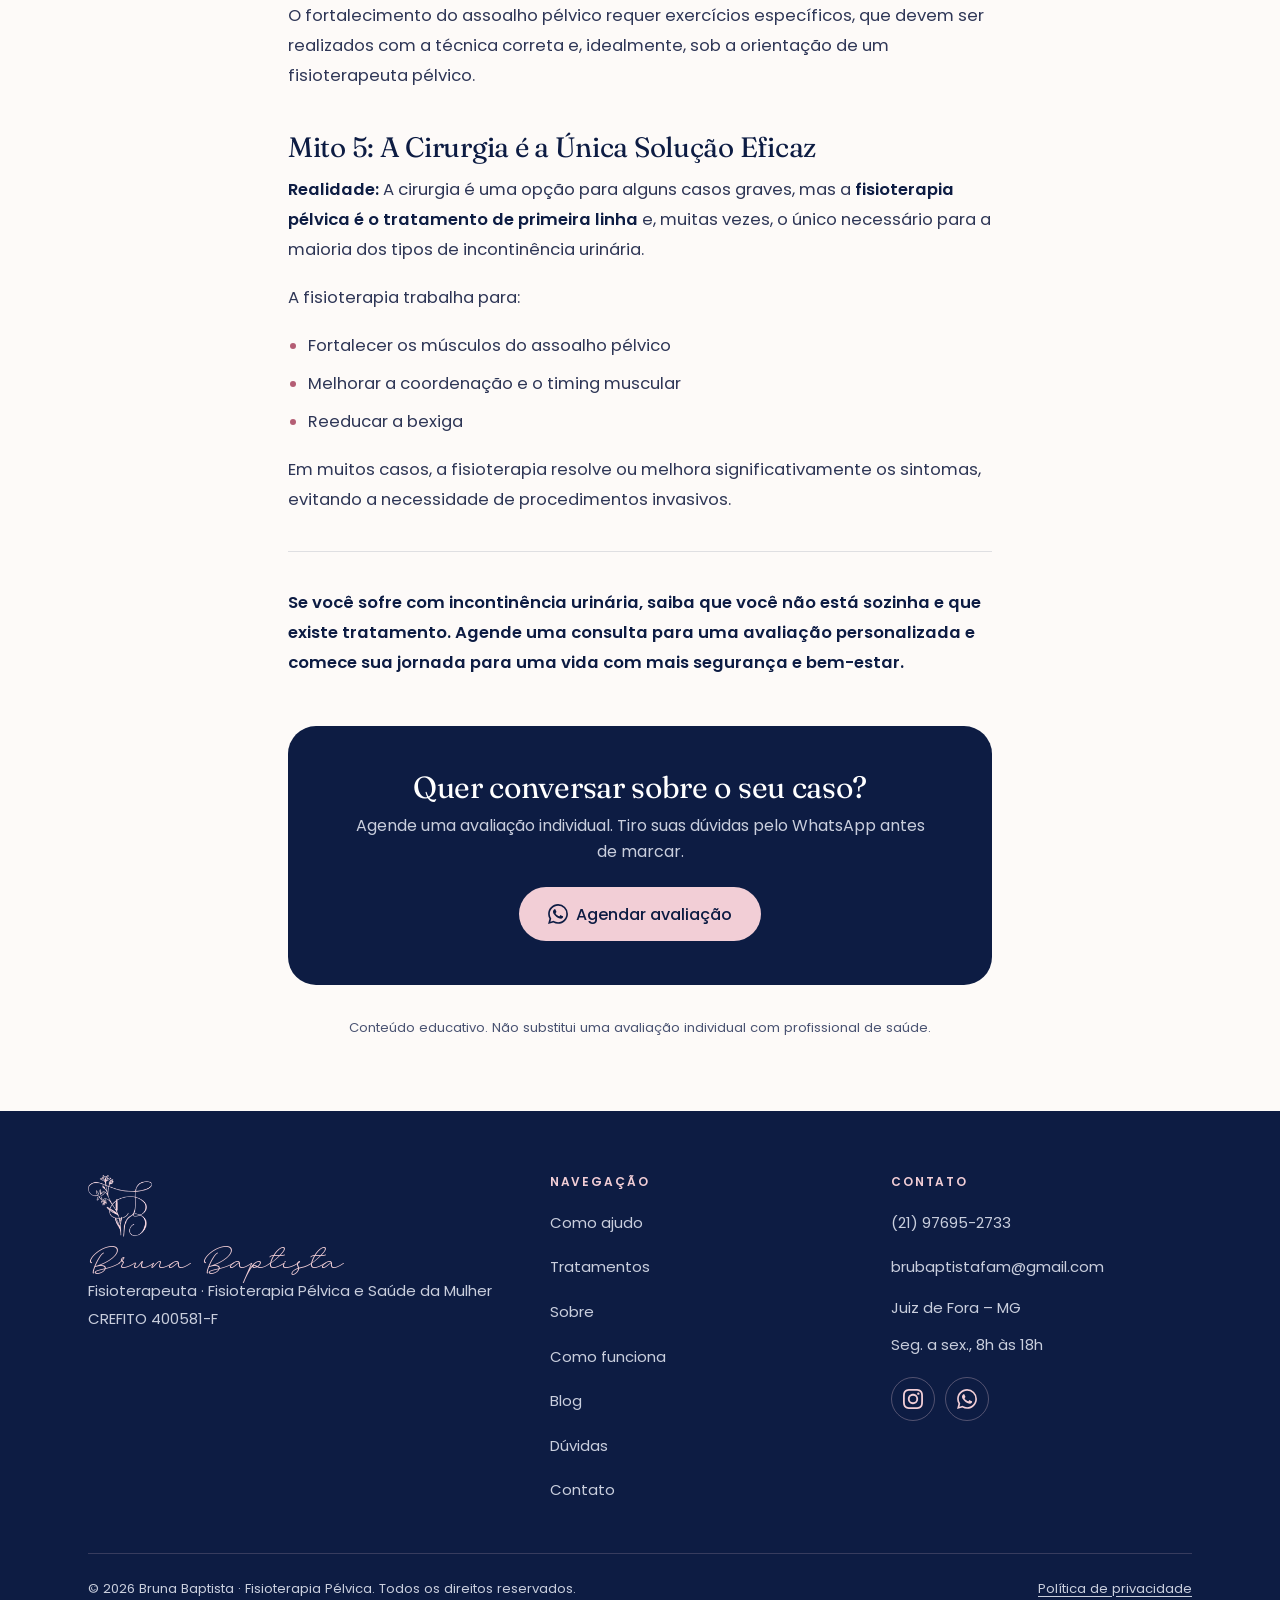
<file: artigo1.html>
<!DOCTYPE html>
<html lang="pt-BR">
<head>
    <meta charset="UTF-8">
    <meta name="viewport" content="width=device-width, initial-scale=1.0, viewport-fit=cover">
    <title>5 Mitos sobre Incontinência Urinária | Bruna Baptista – Fisioterapia Pélvica</title>
    <meta name="description" content="Descubra os 5 principais mitos sobre incontinência urinária e saiba como a fisioterapia pélvica pode ajudar.">
    <meta name="theme-color" content="#0D1C43">
    <link rel="canonical" href="https://brunabaptista.com.br/artigo1.html">

    <meta property="og:type" content="article">
    <meta property="og:locale" content="pt_BR">
    <meta property="og:site_name" content="Bruna Baptista – Fisioterapia Pélvica">
    <meta property="og:url" content="https://brunabaptista.com.br/artigo1.html">
    <meta property="og:title" content="5 Mitos sobre Incontinência Urinária que Você Precisa Desvendar">
    <meta property="og:description" content="Descubra os 5 principais mitos sobre incontinência urinária e saiba como a fisioterapia pélvica pode ajudar.">
    <meta property="og:image" content="https://brunabaptista.com.br/imagens-blog/web/incontinencia-urinaria-sistema.webp">
    <meta name="twitter:card" content="summary_large_image">

    <link rel="icon" href="favicon.ico" sizes="48x48">
    <link rel="icon" type="image/png" sizes="192x192" href="img/icon-192.png">
    <link rel="apple-touch-icon" href="img/apple-touch-icon.png">
    <link rel="manifest" href="site.webmanifest">

    <link rel="preconnect" href="https://fonts.googleapis.com">
    <link rel="preconnect" href="https://fonts.gstatic.com" crossorigin>
    <link href="https://fonts.googleapis.com/css2?family=Fraunces:ital,opsz,wght@0,9..144,400;0,9..144,500;1,9..144,400&family=Poppins:wght@300;400;500;600&display=swap" rel="stylesheet">
    <link rel="stylesheet" href="styles.css">
    <script>document.documentElement.classList.add('js');</script>
    <script type="application/ld+json">
    {
        "@context": "https://schema.org",
        "@type": "BlogPosting",
        "headline": "5 Mitos sobre Incontinência Urinária que Você Precisa Desvendar",
        "description": "Descubra os 5 principais mitos sobre incontinência urinária e saiba como a fisioterapia pélvica pode ajudar.",
        "image": "https://brunabaptista.com.br/imagens-blog/web/incontinencia-urinaria-sistema.webp",
        "url": "https://brunabaptista.com.br/artigo1.html",
        "inLanguage": "pt-BR",
        "author": {
            "@type": "Person",
            "name": "Bruna Baptista",
            "jobTitle": "Fisioterapeuta"
        },
        "publisher": {
            "@type": "Organization",
            "name": "Bruna Baptista – Fisioterapia Pélvica",
            "logo": {
                "@type": "ImageObject",
                "url": "https://brunabaptista.com.br/img/icon-512.png"
            }
        }
    }
    </script>
</head>
<body>
    <svg xmlns="http://www.w3.org/2000/svg" class="sprite" aria-hidden="true" focusable="false">
        <symbol id="i-whatsapp" viewBox="0 0 24 24"><g fill="currentColor"><path d="M17.472 14.382c-.297-.149-1.758-.867-2.03-.967-.273-.099-.471-.148-.67.15-.197.297-.767.966-.94 1.164-.173.199-.347.223-.644.075-.297-.15-1.255-.463-2.39-1.475-.883-.788-1.48-1.761-1.653-2.059-.173-.297-.018-.458.13-.606.134-.133.298-.347.446-.52.149-.174.198-.298.298-.497.099-.198.05-.371-.025-.52-.075-.149-.669-1.612-.916-2.207-.242-.579-.487-.5-.669-.51-.173-.008-.371-.01-.57-.01-.198 0-.52.074-.792.372-.272.297-1.04 1.016-1.04 2.479 0 1.462 1.065 2.875 1.213 3.074.149.198 2.096 3.2 5.077 4.487.709.306 1.262.489 1.694.625.712.227 1.36.195 1.871.118.571-.085 1.758-.719 2.006-1.413.248-.694.248-1.289.173-1.413-.074-.124-.272-.198-.57-.347m-5.421 7.403h-.004a9.87 9.87 0 01-5.031-1.378l-.361-.214-3.741.982.998-3.648-.235-.374a9.86 9.86 0 01-1.51-5.26c.001-5.45 4.436-9.884 9.888-9.884 2.64 0 5.122 1.03 6.988 2.898a9.825 9.825 0 012.893 6.994c-.003 5.45-4.437 9.884-9.885 9.884m8.413-18.297A11.815 11.815 0 0012.05 0C5.495 0 .16 5.335.157 11.892c0 2.096.547 4.142 1.588 5.945L.057 24l6.305-1.654a11.882 11.882 0 005.683 1.448h.005c6.554 0 11.89-5.335 11.893-11.893a11.821 11.821 0 00-3.48-8.413Z"/></g></symbol>
        <symbol id="i-instagram" viewBox="0 0 24 24"><g fill="currentColor"><path d="M7.0301.084c-1.2768.0602-2.1487.264-2.911.5634-.7888.3075-1.4575.72-2.1228 1.3877-.6652.6677-1.075 1.3368-1.3802 2.127-.2954.7638-.4956 1.6365-.552 2.914-.0564 1.2775-.0689 1.6882-.0626 4.947.0062 3.2586.0206 3.6671.0825 4.9473.061 1.2765.264 2.1482.5635 2.9107.308.7889.72 1.4573 1.388 2.1228.6679.6655 1.3365 1.0743 2.1285 1.38.7632.295 1.6361.4961 2.9134.552 1.2773.056 1.6884.069 4.9462.0627 3.2578-.0062 3.668-.0207 4.9478-.0814 1.28-.0607 2.147-.2652 2.9098-.5633.7889-.3086 1.4578-.72 2.1228-1.3881.665-.6682 1.0745-1.3378 1.3795-2.1284.2957-.7632.4966-1.636.552-2.9124.056-1.2809.0692-1.6898.063-4.948-.0063-3.2583-.021-3.6668-.0817-4.9465-.0607-1.2797-.264-2.1487-.5633-2.9117-.3084-.7889-.72-1.4568-1.3876-2.1228C21.2982 1.33 20.628.9208 19.8378.6165 19.074.321 18.2017.1197 16.9244.0645 15.6471.0093 15.236-.005 11.977.0014 8.718.0076 8.31.0215 7.0301.0839m.1402 21.6932c-1.17-.0509-1.8053-.2453-2.2287-.408-.5606-.216-.96-.4771-1.3819-.895-.422-.4178-.6811-.8186-.9-1.378-.1644-.4234-.3624-1.058-.4171-2.228-.0595-1.2645-.072-1.6442-.079-4.848-.007-3.2037.0053-3.583.0607-4.848.05-1.169.2456-1.805.408-2.2282.216-.5613.4762-.96.895-1.3816.4188-.4217.8184-.6814 1.3783-.9003.423-.1651 1.0575-.3614 2.227-.4171 1.2655-.06 1.6447-.072 4.848-.079 3.2033-.007 3.5835.005 4.8495.0608 1.169.0508 1.8053.2445 2.228.408.5608.216.96.4754 1.3816.895.4217.4194.6816.8176.9005 1.3787.1653.4217.3617 1.056.4169 2.2263.0602 1.2655.0739 1.645.0796 4.848.0058 3.203-.0055 3.5834-.061 4.848-.051 1.17-.245 1.8055-.408 2.2294-.216.5604-.4763.96-.8954 1.3814-.419.4215-.8181.6811-1.3783.9-.4224.1649-1.0577.3617-2.2262.4174-1.2656.0595-1.6448.072-4.8493.079-3.2045.007-3.5825-.006-4.848-.0608M16.953 5.5864A1.44 1.44 0 1 0 18.39 4.144a1.44 1.44 0 0 0-1.437 1.4424M5.8385 12.012c.0067 3.4032 2.7706 6.1557 6.173 6.1493 3.4026-.0065 6.157-2.7701 6.1506-6.1733-.0065-3.4032-2.771-6.1565-6.174-6.1498-3.403.0067-6.156 2.771-6.1496 6.1738M8 12.0077a4 4 0 1 1 4.008 3.9921A3.9996 3.9996 0 0 1 8 12.0077"/></g></symbol>
        <symbol id="i-arrow-right" viewBox="0 0 24 24"><g fill="none" stroke="currentColor" stroke-width="1.75" stroke-linecap="round" stroke-linejoin="round"><path d="M5 12h14"/> <path d="m12 5 7 7-7 7"/></g></symbol>
    </svg>

    <a class="skip-link" href="#conteudo">Pular para o conteúdo</a>

    <header class="site-header" id="header">
        <div class="container header-inner">
            <a href="index.html" class="brand">
                <picture>
                    <source type="image/webp" srcset="img/logo-horizontal-azul.webp">
                    <img src="img/logo-horizontal-azul.png" alt="Bruna Baptista – Fisioterapia Pélvica" class="brand-logo" width="389" height="96">
                </picture>
            </a>

            <nav class="site-nav" id="nav" aria-label="Navegação principal">
                <ul class="nav-list">
                    <li><a href="index.html#como-ajudo">Como ajudo</a></li>
                    <li><a href="index.html#tratamentos">Tratamentos</a></li>
                    <li><a href="index.html#sobre">Sobre</a></li>
                    <li><a href="index.html#como-funciona">Como funciona</a></li>
                    <li><a href="index.html#blog" aria-current="page">Blog</a></li>
                    <li><a href="index.html#duvidas">Dúvidas</a></li>
                    <li><a href="index.html#contato">Contato</a></li>
                </ul>
                <a href="https://wa.me/5521976952733" class="btn btn-primary nav-cta" data-wa target="_blank" rel="noopener">
                    <svg class="icon" aria-hidden="true"><use href="#i-whatsapp"/></svg>
                    Agendar avaliação
                </a>
            </nav>

            <div class="header-actions">
                <a href="https://wa.me/5521976952733" class="btn btn-primary btn-sm header-cta" data-wa target="_blank" rel="noopener">
                    Agendar<span class="hide-xs">&nbsp;avaliação</span>
                </a>
                <button class="menu-toggle" id="btn-mobile" type="button" aria-controls="nav" aria-expanded="false" aria-label="Abrir menu">
                    <span class="menu-toggle-bars" aria-hidden="true"></span>
                </button>
            </div>
        </div>
    </header>

    <main id="conteudo">
        <article class="article">
            <header class="article-head">
                <div class="container article-container">
                    <a href="index.html#blog" class="article-back">Blog</a>
                    <h1>5 Mitos sobre Incontinência Urinária que Você Precisa Desvendar</h1>
                </div>
            </header>

            <div class="container article-container article-body">
            <p>A incontinência urinária (IU) é um problema de saúde comum, mas que ainda é cercado por muitos mitos e tabus. Muitas pessoas acreditam que é uma condição normal do envelhecimento ou após o parto, o que leva à falta de tratamento e à queda na qualidade de vida.</p>

            <figure>
                <img src="imagens-blog/web/incontinencia-urinaria-sistema.webp" alt="Sistema urinário e incontinência" width="1000" height="667" loading="lazy" decoding="async">
                <figcaption>O sistema urinário e sua relação com a incontinência</figcaption>
            </figure>

            <p>Como fisioterapeuta pélvica, meu objetivo é desmistificar a IU e mostrar que existe tratamento eficaz.</p>

            <hr>

            <h2>Mito 1: Incontinência é Normal com a Idade</h2>
            <p><strong>Realidade:</strong> Embora a prevalência de IU aumente com a idade, ela <strong>não é uma consequência inevitável</strong> do envelhecimento. É um sintoma de que algo não está funcionando corretamente no assoalho pélvico.</p>
            <p>A IU é um problema de saúde que pode e deve ser tratado. Aceitá-la como "normal" impede que as pessoas busquem ajuda e recuperem o controle de suas vidas.</p>

            <h2>Mito 2: Só Acontece com Mulheres</h2>
            <p><strong>Realidade:</strong> A incontinência urinária é mais comum em mulheres, especialmente após a gravidez e a menopausa, mas <strong>também afeta homens</strong>.</p>
            
            <figure>
                <img src="imagens-blog/web/incontinencia-urinaria-generos.webp" alt="Incontinência urinária afeta homens e mulheres" width="1000" height="1064" loading="lazy" decoding="async">
                <figcaption>A incontinência urinária afeta ambos os gêneros</figcaption>
            </figure>
            
            <p>Nos homens, a IU está frequentemente associada a:</p>
            <ul>
                <li>Cirurgias de próstata (prostatectomia)</li>
                <li>Problemas neurológicos</li>
                <li>Envelhecimento</li>
            </ul>
            <p>O tratamento, incluindo a fisioterapia pélvica, é adaptado para as necessidades específicas de cada sexo.</p>

            <h2>Mito 3: Beber Menos Água Ajuda a Controlar</h2>
            <p><strong>Realidade:</strong> Reduzir a ingestão de líquidos pode, na verdade, <strong>piorar a incontinência</strong>. A urina fica mais concentrada, o que pode irritar a bexiga e aumentar a frequência e a urgência urinária.</p>
            <p>A hidratação adequada é essencial para a saúde da bexiga e do trato urinário. O ideal é gerenciar a ingestão de líquidos de forma estratégica, mas nunca restringir a ponto de desidratar.</p>

            <h2>Mito 4: Fazer Exercícios Abdominais Fortalece o Assoalho Pélvico</h2>
            <p><strong>Realidade:</strong> Exercícios abdominais tradicionais, como os <em>crunches</em>, podem <strong>aumentar a pressão intra-abdominal</strong>, o que, em um assoalho pélvico já enfraquecido, pode agravar a incontinência.</p>
            <p>O fortalecimento do assoalho pélvico requer exercícios específicos, que devem ser realizados com a técnica correta e, idealmente, sob a orientação de um fisioterapeuta pélvico.</p>

            <h2>Mito 5: A Cirurgia é a Única Solução Eficaz</h2>
            <p><strong>Realidade:</strong> A cirurgia é uma opção para alguns casos graves, mas a <strong>fisioterapia pélvica é o tratamento de primeira linha</strong> e, muitas vezes, o único necessário para a maioria dos tipos de incontinência urinária.</p>
            <p>A fisioterapia trabalha para:</p>
            <ul>
                <li>Fortalecer os músculos do assoalho pélvico</li>
                <li>Melhorar a coordenação e o timing muscular</li>
                <li>Reeducar a bexiga</li>
            </ul>
            <p>Em muitos casos, a fisioterapia resolve ou melhora significativamente os sintomas, evitando a necessidade de procedimentos invasivos.</p>

            <hr>

            <p><strong>Se você sofre com incontinência urinária, saiba que você não está sozinha e que existe tratamento. Agende uma consulta para uma avaliação personalizada e comece sua jornada para uma vida com mais segurança e bem-estar.</strong></p>
            </div>

            <div class="container article-container">
                <aside class="article-cta" aria-label="Agendamento">
                    <h2>Quer conversar sobre o seu caso?</h2>
                    <p>Agende uma avaliação individual. Tiro suas dúvidas pelo WhatsApp antes de marcar.</p>
                    <a href="https://wa.me/5521976952733" class="btn btn-primary btn-lg" data-wa="Li o artigo &quot;5 Mitos sobre Incontinência Urinária que Você Precisa Desvendar&quot;." target="_blank" rel="noopener">
                        <svg class="icon" aria-hidden="true"><use href="#i-whatsapp"/></svg>
                        Agendar avaliação
                    </a>
                </aside>
                <p class="disclaimer">Conteúdo educativo. Não substitui uma avaliação individual com profissional de saúde.</p>
            </div>
        </article>
    </main>

    <footer class="site-footer">
        <div class="container">
            <div class="footer-grid">
                <div class="footer-brand">
                    <img src="img/logo-marca-rosa-112.png" alt="" width="115" height="112" loading="lazy">
                    <p class="footer-name">Bruna Baptista</p>
                    <p>Fisioterapeuta · Fisioterapia Pélvica e Saúde da Mulher</p>
                    <p>CREFITO 400581-F</p>
                </div>

                <nav class="footer-col" aria-label="Links do rodapé">
                    <h2 class="footer-title">Navegação</h2>
                    <ul>
                        <li><a href="index.html#como-ajudo">Como ajudo</a></li>
                        <li><a href="index.html#tratamentos">Tratamentos</a></li>
                        <li><a href="index.html#sobre">Sobre</a></li>
                        <li><a href="index.html#como-funciona">Como funciona</a></li>
                        <li><a href="index.html#blog">Blog</a></li>
                        <li><a href="index.html#duvidas">Dúvidas</a></li>
                        <li><a href="index.html#contato">Contato</a></li>
                    </ul>
                </nav>

                <div class="footer-col">
                    <h2 class="footer-title">Contato</h2>
                    <ul>
                        <li><a href="tel:+5521976952733">(21) 97695-2733</a></li>
                        <li><a href="mailto:brubaptistafam@gmail.com">brubaptistafam@gmail.com</a></li>
                        <li>Juiz de Fora – MG</li>
                        <li>Seg. a sex., 8h às 18h</li>
                    </ul>
                    <div class="social">
                        <a href="https://www.instagram.com/brubaptista.fisio" target="_blank" rel="noopener" aria-label="Instagram de Bruna Baptista (abre em nova aba)">
                            <svg class="icon" aria-hidden="true"><use href="#i-instagram"/></svg>
                        </a>
                        <a href="https://wa.me/5521976952733" data-wa target="_blank" rel="noopener" aria-label="WhatsApp de Bruna Baptista (abre em nova aba)">
                            <svg class="icon" aria-hidden="true"><use href="#i-whatsapp"/></svg>
                        </a>
                    </div>
                </div>
            </div>

            <div class="footer-bottom">
                <p>&copy; <span id="current-year">2026</span> Bruna Baptista · Fisioterapia Pélvica. Todos os direitos reservados.</p>
                <p><a href="privacidade.html">Política de privacidade</a></p>
            </div>
        </div>
    </footer>

    <!-- Botão flutuante do WhatsApp -->
    <a href="https://wa.me/5521976952733" class="wa-float" id="wa-float" data-wa target="_blank" rel="noopener" aria-label="Agendar avaliação pelo WhatsApp (abre em nova aba)">
        <svg class="icon" aria-hidden="true"><use href="#i-whatsapp"/></svg>
    </a>

    <script src="script.js" defer></script>
</body>
</html>
</file>
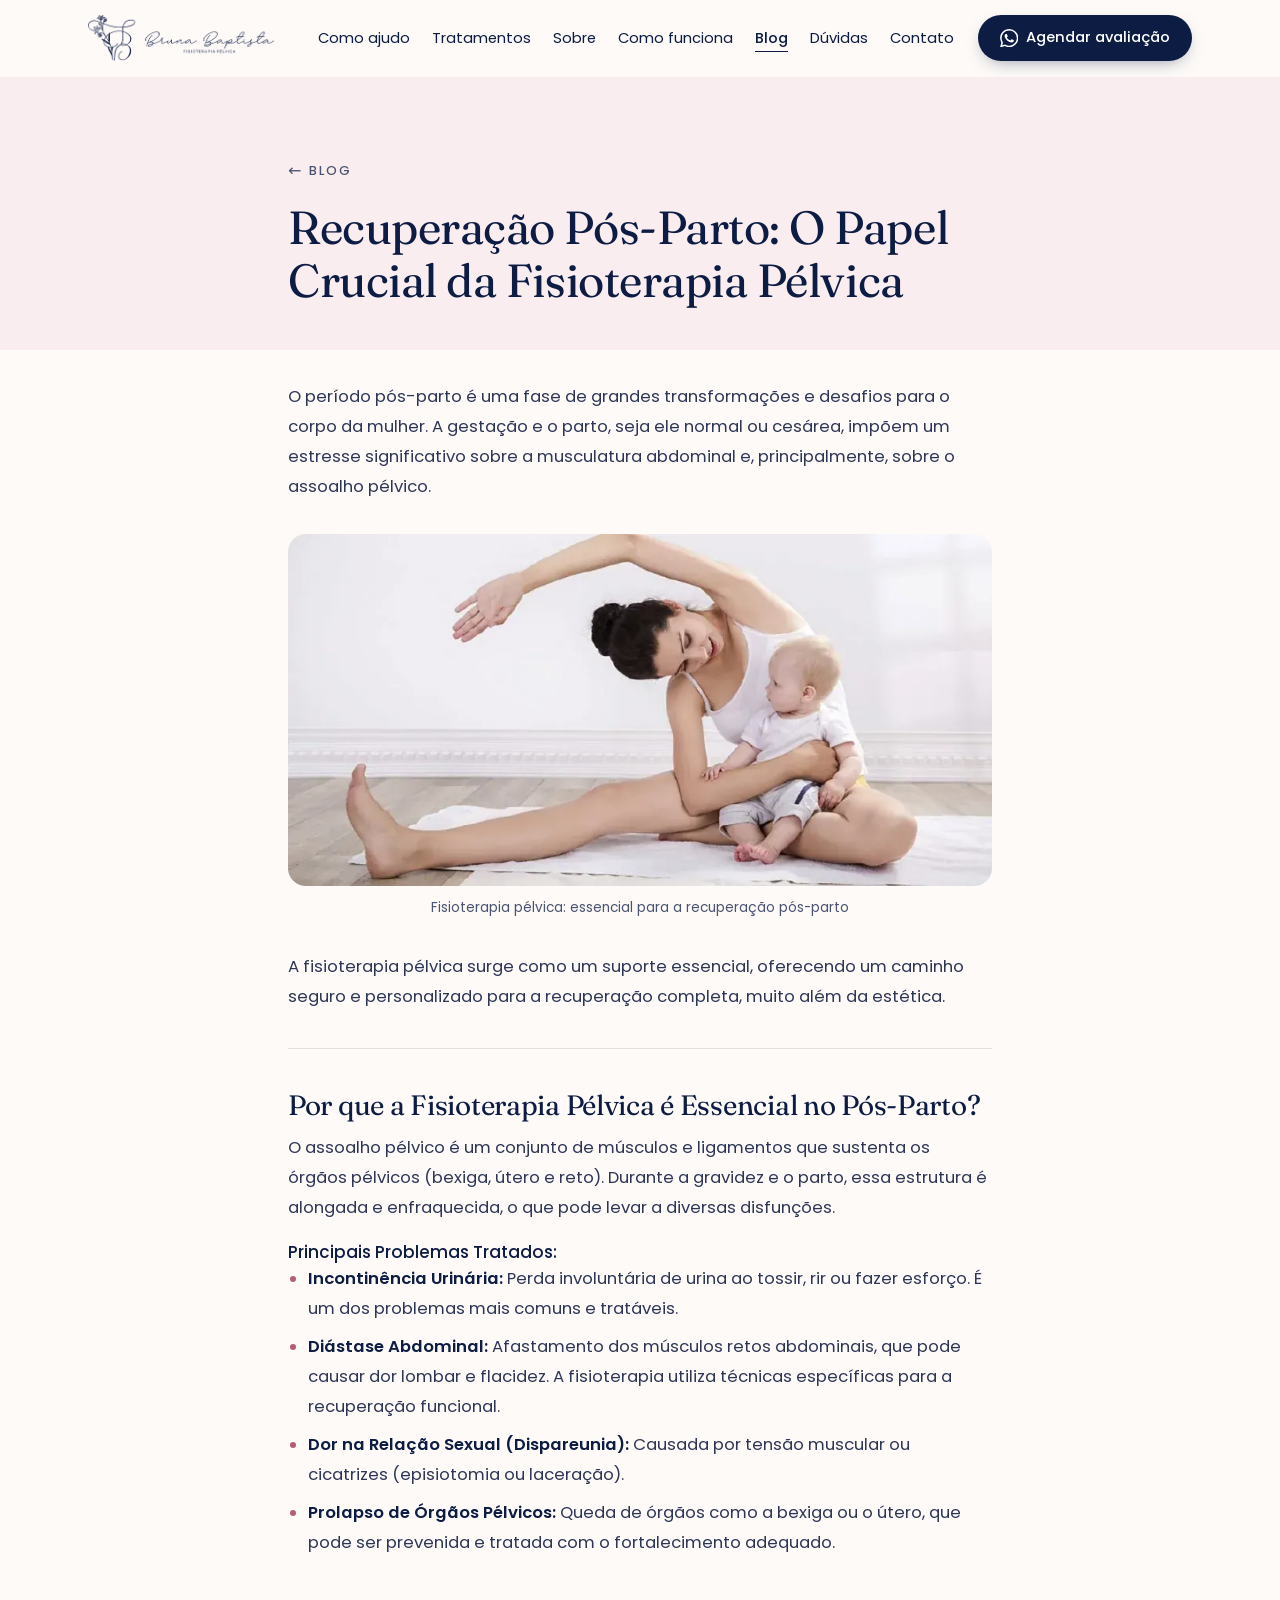
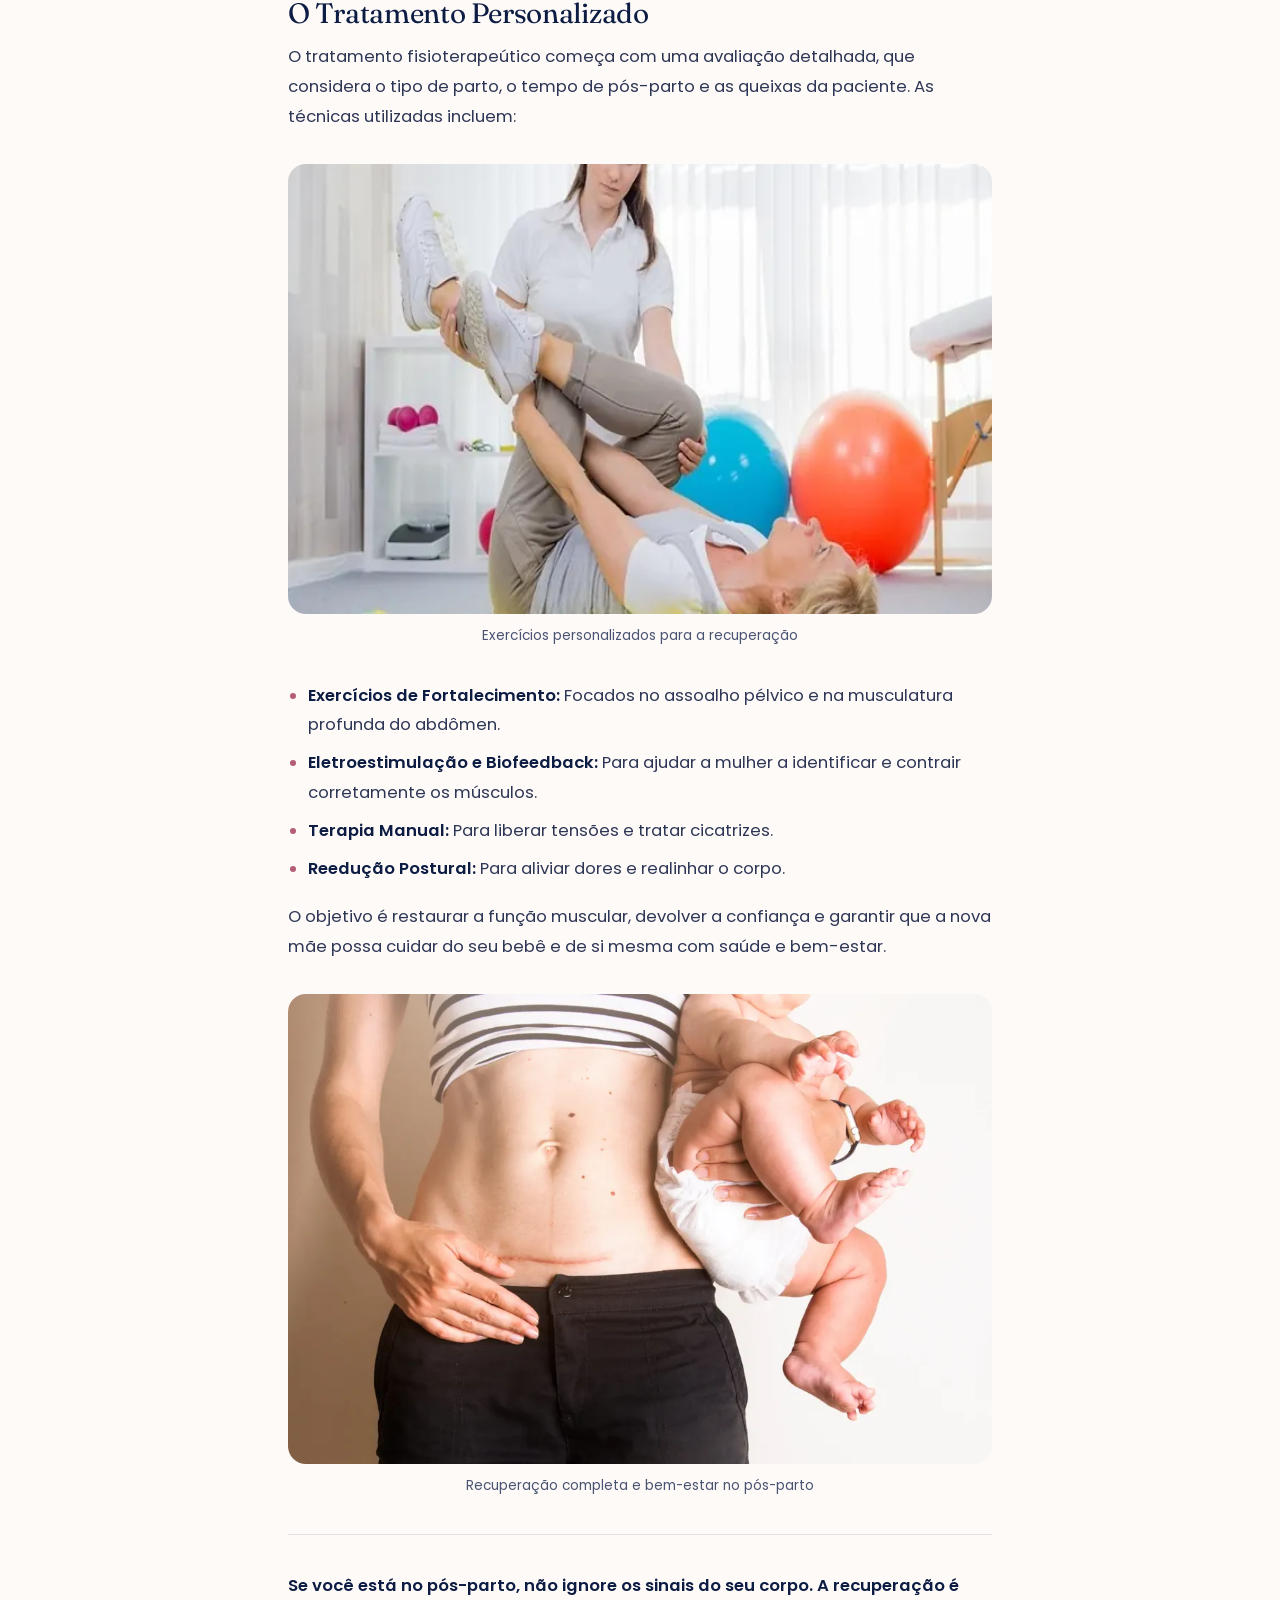
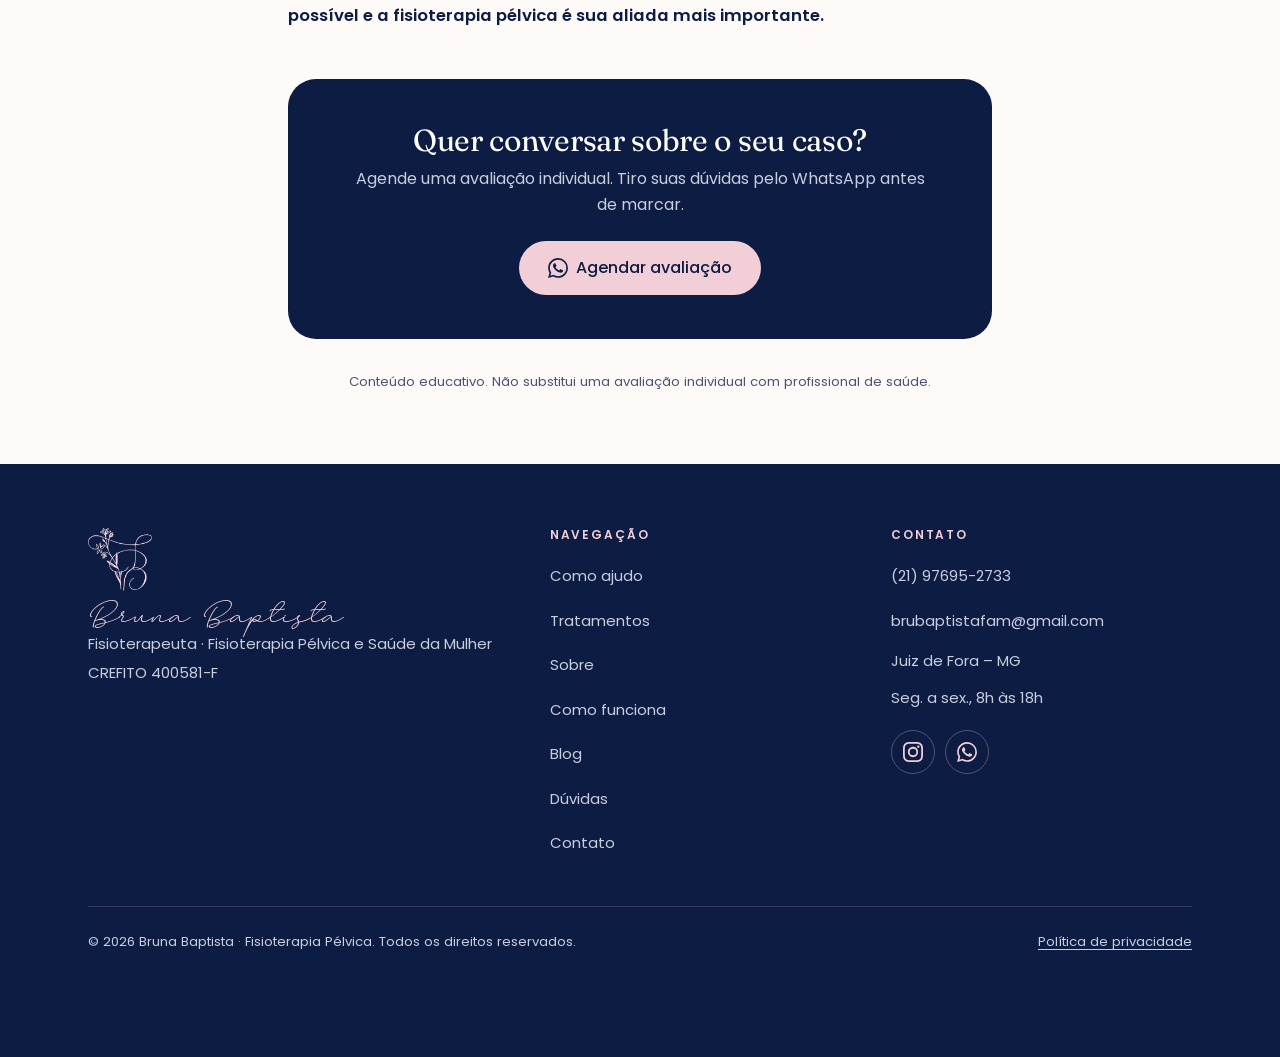
<file: artigo2.html>
<!DOCTYPE html>
<html lang="pt-BR">
<head>
    <meta charset="UTF-8">
    <meta name="viewport" content="width=device-width, initial-scale=1.0, viewport-fit=cover">
    <title>Recuperação Pós-Parto: O Papel da Fisioterapia | Bruna Baptista – Fisioterapia Pélvica</title>
    <meta name="description" content="Saiba como a fisioterapia pélvica é crucial para a recuperação e bem-estar no período pós-parto, tratando diástase, incontinência e dor.">
    <meta name="theme-color" content="#0D1C43">
    <link rel="canonical" href="https://brunabaptista.com.br/artigo2.html">

    <meta property="og:type" content="article">
    <meta property="og:locale" content="pt_BR">
    <meta property="og:site_name" content="Bruna Baptista – Fisioterapia Pélvica">
    <meta property="og:url" content="https://brunabaptista.com.br/artigo2.html">
    <meta property="og:title" content="Recuperação Pós-Parto: O Papel Crucial da Fisioterapia Pélvica">
    <meta property="og:description" content="Saiba como a fisioterapia pélvica é crucial para a recuperação e bem-estar no período pós-parto, tratando diástase, incontinência e dor.">
    <meta property="og:image" content="https://brunabaptista.com.br/imagens-blog/web/pos-parto-fisioterapia.webp">
    <meta name="twitter:card" content="summary_large_image">

    <link rel="icon" href="favicon.ico" sizes="48x48">
    <link rel="icon" type="image/png" sizes="192x192" href="img/icon-192.png">
    <link rel="apple-touch-icon" href="img/apple-touch-icon.png">
    <link rel="manifest" href="site.webmanifest">

    <link rel="preconnect" href="https://fonts.googleapis.com">
    <link rel="preconnect" href="https://fonts.gstatic.com" crossorigin>
    <link href="https://fonts.googleapis.com/css2?family=Fraunces:ital,opsz,wght@0,9..144,400;0,9..144,500;1,9..144,400&family=Poppins:wght@300;400;500;600&display=swap" rel="stylesheet">
    <link rel="stylesheet" href="styles.css">
    <script>document.documentElement.classList.add('js');</script>
    <script type="application/ld+json">
    {
        "@context": "https://schema.org",
        "@type": "BlogPosting",
        "headline": "Recuperação Pós-Parto: O Papel Crucial da Fisioterapia Pélvica",
        "description": "Saiba como a fisioterapia pélvica é crucial para a recuperação e bem-estar no período pós-parto, tratando diástase, incontinência e dor.",
        "image": "https://brunabaptista.com.br/imagens-blog/web/pos-parto-fisioterapia.webp",
        "url": "https://brunabaptista.com.br/artigo2.html",
        "inLanguage": "pt-BR",
        "author": {
            "@type": "Person",
            "name": "Bruna Baptista",
            "jobTitle": "Fisioterapeuta"
        },
        "publisher": {
            "@type": "Organization",
            "name": "Bruna Baptista – Fisioterapia Pélvica",
            "logo": {
                "@type": "ImageObject",
                "url": "https://brunabaptista.com.br/img/icon-512.png"
            }
        }
    }
    </script>
</head>
<body>
    <svg xmlns="http://www.w3.org/2000/svg" class="sprite" aria-hidden="true" focusable="false">
        <symbol id="i-whatsapp" viewBox="0 0 24 24"><g fill="currentColor"><path d="M17.472 14.382c-.297-.149-1.758-.867-2.03-.967-.273-.099-.471-.148-.67.15-.197.297-.767.966-.94 1.164-.173.199-.347.223-.644.075-.297-.15-1.255-.463-2.39-1.475-.883-.788-1.48-1.761-1.653-2.059-.173-.297-.018-.458.13-.606.134-.133.298-.347.446-.52.149-.174.198-.298.298-.497.099-.198.05-.371-.025-.52-.075-.149-.669-1.612-.916-2.207-.242-.579-.487-.5-.669-.51-.173-.008-.371-.01-.57-.01-.198 0-.52.074-.792.372-.272.297-1.04 1.016-1.04 2.479 0 1.462 1.065 2.875 1.213 3.074.149.198 2.096 3.2 5.077 4.487.709.306 1.262.489 1.694.625.712.227 1.36.195 1.871.118.571-.085 1.758-.719 2.006-1.413.248-.694.248-1.289.173-1.413-.074-.124-.272-.198-.57-.347m-5.421 7.403h-.004a9.87 9.87 0 01-5.031-1.378l-.361-.214-3.741.982.998-3.648-.235-.374a9.86 9.86 0 01-1.51-5.26c.001-5.45 4.436-9.884 9.888-9.884 2.64 0 5.122 1.03 6.988 2.898a9.825 9.825 0 012.893 6.994c-.003 5.45-4.437 9.884-9.885 9.884m8.413-18.297A11.815 11.815 0 0012.05 0C5.495 0 .16 5.335.157 11.892c0 2.096.547 4.142 1.588 5.945L.057 24l6.305-1.654a11.882 11.882 0 005.683 1.448h.005c6.554 0 11.89-5.335 11.893-11.893a11.821 11.821 0 00-3.48-8.413Z"/></g></symbol>
        <symbol id="i-instagram" viewBox="0 0 24 24"><g fill="currentColor"><path d="M7.0301.084c-1.2768.0602-2.1487.264-2.911.5634-.7888.3075-1.4575.72-2.1228 1.3877-.6652.6677-1.075 1.3368-1.3802 2.127-.2954.7638-.4956 1.6365-.552 2.914-.0564 1.2775-.0689 1.6882-.0626 4.947.0062 3.2586.0206 3.6671.0825 4.9473.061 1.2765.264 2.1482.5635 2.9107.308.7889.72 1.4573 1.388 2.1228.6679.6655 1.3365 1.0743 2.1285 1.38.7632.295 1.6361.4961 2.9134.552 1.2773.056 1.6884.069 4.9462.0627 3.2578-.0062 3.668-.0207 4.9478-.0814 1.28-.0607 2.147-.2652 2.9098-.5633.7889-.3086 1.4578-.72 2.1228-1.3881.665-.6682 1.0745-1.3378 1.3795-2.1284.2957-.7632.4966-1.636.552-2.9124.056-1.2809.0692-1.6898.063-4.948-.0063-3.2583-.021-3.6668-.0817-4.9465-.0607-1.2797-.264-2.1487-.5633-2.9117-.3084-.7889-.72-1.4568-1.3876-2.1228C21.2982 1.33 20.628.9208 19.8378.6165 19.074.321 18.2017.1197 16.9244.0645 15.6471.0093 15.236-.005 11.977.0014 8.718.0076 8.31.0215 7.0301.0839m.1402 21.6932c-1.17-.0509-1.8053-.2453-2.2287-.408-.5606-.216-.96-.4771-1.3819-.895-.422-.4178-.6811-.8186-.9-1.378-.1644-.4234-.3624-1.058-.4171-2.228-.0595-1.2645-.072-1.6442-.079-4.848-.007-3.2037.0053-3.583.0607-4.848.05-1.169.2456-1.805.408-2.2282.216-.5613.4762-.96.895-1.3816.4188-.4217.8184-.6814 1.3783-.9003.423-.1651 1.0575-.3614 2.227-.4171 1.2655-.06 1.6447-.072 4.848-.079 3.2033-.007 3.5835.005 4.8495.0608 1.169.0508 1.8053.2445 2.228.408.5608.216.96.4754 1.3816.895.4217.4194.6816.8176.9005 1.3787.1653.4217.3617 1.056.4169 2.2263.0602 1.2655.0739 1.645.0796 4.848.0058 3.203-.0055 3.5834-.061 4.848-.051 1.17-.245 1.8055-.408 2.2294-.216.5604-.4763.96-.8954 1.3814-.419.4215-.8181.6811-1.3783.9-.4224.1649-1.0577.3617-2.2262.4174-1.2656.0595-1.6448.072-4.8493.079-3.2045.007-3.5825-.006-4.848-.0608M16.953 5.5864A1.44 1.44 0 1 0 18.39 4.144a1.44 1.44 0 0 0-1.437 1.4424M5.8385 12.012c.0067 3.4032 2.7706 6.1557 6.173 6.1493 3.4026-.0065 6.157-2.7701 6.1506-6.1733-.0065-3.4032-2.771-6.1565-6.174-6.1498-3.403.0067-6.156 2.771-6.1496 6.1738M8 12.0077a4 4 0 1 1 4.008 3.9921A3.9996 3.9996 0 0 1 8 12.0077"/></g></symbol>
        <symbol id="i-arrow-right" viewBox="0 0 24 24"><g fill="none" stroke="currentColor" stroke-width="1.75" stroke-linecap="round" stroke-linejoin="round"><path d="M5 12h14"/> <path d="m12 5 7 7-7 7"/></g></symbol>
    </svg>

    <a class="skip-link" href="#conteudo">Pular para o conteúdo</a>

    <header class="site-header" id="header">
        <div class="container header-inner">
            <a href="index.html" class="brand">
                <picture>
                    <source type="image/webp" srcset="img/logo-horizontal-azul.webp">
                    <img src="img/logo-horizontal-azul.png" alt="Bruna Baptista – Fisioterapia Pélvica" class="brand-logo" width="389" height="96">
                </picture>
            </a>

            <nav class="site-nav" id="nav" aria-label="Navegação principal">
                <ul class="nav-list">
                    <li><a href="index.html#como-ajudo">Como ajudo</a></li>
                    <li><a href="index.html#tratamentos">Tratamentos</a></li>
                    <li><a href="index.html#sobre">Sobre</a></li>
                    <li><a href="index.html#como-funciona">Como funciona</a></li>
                    <li><a href="index.html#blog" aria-current="page">Blog</a></li>
                    <li><a href="index.html#duvidas">Dúvidas</a></li>
                    <li><a href="index.html#contato">Contato</a></li>
                </ul>
                <a href="https://wa.me/5521976952733" class="btn btn-primary nav-cta" data-wa target="_blank" rel="noopener">
                    <svg class="icon" aria-hidden="true"><use href="#i-whatsapp"/></svg>
                    Agendar avaliação
                </a>
            </nav>

            <div class="header-actions">
                <a href="https://wa.me/5521976952733" class="btn btn-primary btn-sm header-cta" data-wa target="_blank" rel="noopener">
                    Agendar<span class="hide-xs">&nbsp;avaliação</span>
                </a>
                <button class="menu-toggle" id="btn-mobile" type="button" aria-controls="nav" aria-expanded="false" aria-label="Abrir menu">
                    <span class="menu-toggle-bars" aria-hidden="true"></span>
                </button>
            </div>
        </div>
    </header>

    <main id="conteudo">
        <article class="article">
            <header class="article-head">
                <div class="container article-container">
                    <a href="index.html#blog" class="article-back">Blog</a>
                    <h1>Recuperação Pós-Parto: O Papel Crucial da Fisioterapia Pélvica</h1>
                </div>
            </header>

            <div class="container article-container article-body">
            <p>O período pós-parto é uma fase de grandes transformações e desafios para o corpo da mulher. A gestação e o parto, seja ele normal ou cesárea, impõem um estresse significativo sobre a musculatura abdominal e, principalmente, sobre o assoalho pélvico.</p>

            <figure>
                <img src="imagens-blog/web/pos-parto-fisioterapia.webp" alt="Fisioterapia pélvica no pós-parto" width="900" height="450" loading="lazy" decoding="async">
                <figcaption>Fisioterapia pélvica: essencial para a recuperação pós-parto</figcaption>
            </figure>

            <p>A fisioterapia pélvica surge como um suporte essencial, oferecendo um caminho seguro e personalizado para a recuperação completa, muito além da estética.</p>

            <hr>

            <h2>Por que a Fisioterapia Pélvica é Essencial no Pós-Parto?</h2>
            <p>O assoalho pélvico é um conjunto de músculos e ligamentos que sustenta os órgãos pélvicos (bexiga, útero e reto). Durante a gravidez e o parto, essa estrutura é alongada e enfraquecida, o que pode levar a diversas disfunções.</p>

            <h3>Principais Problemas Tratados:</h3>
            <ul>
                <li><strong>Incontinência Urinária:</strong> Perda involuntária de urina ao tossir, rir ou fazer esforço. É um dos problemas mais comuns e tratáveis.</li>
                <li><strong>Diástase Abdominal:</strong> Afastamento dos músculos retos abdominais, que pode causar dor lombar e flacidez. A fisioterapia utiliza técnicas específicas para a recuperação funcional.</li>
                <li><strong>Dor na Relação Sexual (Dispareunia):</strong> Causada por tensão muscular ou cicatrizes (episiotomia ou laceração).</li>
                <li><strong>Prolapso de Órgãos Pélvicos:</strong> Queda de órgãos como a bexiga ou o útero, que pode ser prevenida e tratada com o fortalecimento adequado.</li>
            </ul>

            <h2>O Tratamento Personalizado</h2>
            <p>O tratamento fisioterapeútico começa com uma avaliação detalhada, que considera o tipo de parto, o tempo de pós-parto e as queixas da paciente. As técnicas utilizadas incluem:</p>
            
            <figure>
                <img src="imagens-blog/web/pos-parto-exercicios.webp" alt="Exercícios de recuperação pós-parto" width="625" height="400" loading="lazy" decoding="async">
                <figcaption>Exercícios personalizados para a recuperação</figcaption>
            </figure>
            
            <ul>
                <li><strong>Exercícios de Fortalecimento:</strong> Focados no assoalho pélvico e na musculatura profunda do abdômen.</li>
                <li><strong>Eletroestimulação e Biofeedback:</strong> Para ajudar a mulher a identificar e contrair corretamente os músculos.</li>
                <li><strong>Terapia Manual:</strong> Para liberar tensões e tratar cicatrizes.</li>
                <li><strong>Reedução Postural:</strong> Para aliviar dores e realinhar o corpo.</li>
            </ul>

            <p>O objetivo é restaurar a função muscular, devolver a confiança e garantir que a nova mãe possa cuidar do seu bebê e de si mesma com saúde e bem-estar.</p>

            <figure>
                <img src="imagens-blog/web/pos-parto-recuperacao.webp" alt="Recuperação completa no pós-parto" width="1000" height="667" loading="lazy" decoding="async">
                <figcaption>Recuperação completa e bem-estar no pós-parto</figcaption>
            </figure>

            <hr>

            <p><strong>Se você está no pós-parto, não ignore os sinais do seu corpo. A recuperação é possível e a fisioterapia pélvica é sua aliada mais importante.</strong></p>
            </div>

            <div class="container article-container">
                <aside class="article-cta" aria-label="Agendamento">
                    <h2>Quer conversar sobre o seu caso?</h2>
                    <p>Agende uma avaliação individual. Tiro suas dúvidas pelo WhatsApp antes de marcar.</p>
                    <a href="https://wa.me/5521976952733" class="btn btn-primary btn-lg" data-wa="Li o artigo &quot;Recuperação Pós-Parto: O Papel Crucial da Fisioterapia Pélvica&quot;." target="_blank" rel="noopener">
                        <svg class="icon" aria-hidden="true"><use href="#i-whatsapp"/></svg>
                        Agendar avaliação
                    </a>
                </aside>
                <p class="disclaimer">Conteúdo educativo. Não substitui uma avaliação individual com profissional de saúde.</p>
            </div>
        </article>
    </main>

    <footer class="site-footer">
        <div class="container">
            <div class="footer-grid">
                <div class="footer-brand">
                    <img src="img/logo-marca-rosa-112.png" alt="" width="115" height="112" loading="lazy">
                    <p class="footer-name">Bruna Baptista</p>
                    <p>Fisioterapeuta · Fisioterapia Pélvica e Saúde da Mulher</p>
                    <p>CREFITO 400581-F</p>
                </div>

                <nav class="footer-col" aria-label="Links do rodapé">
                    <h2 class="footer-title">Navegação</h2>
                    <ul>
                        <li><a href="index.html#como-ajudo">Como ajudo</a></li>
                        <li><a href="index.html#tratamentos">Tratamentos</a></li>
                        <li><a href="index.html#sobre">Sobre</a></li>
                        <li><a href="index.html#como-funciona">Como funciona</a></li>
                        <li><a href="index.html#blog">Blog</a></li>
                        <li><a href="index.html#duvidas">Dúvidas</a></li>
                        <li><a href="index.html#contato">Contato</a></li>
                    </ul>
                </nav>

                <div class="footer-col">
                    <h2 class="footer-title">Contato</h2>
                    <ul>
                        <li><a href="tel:+5521976952733">(21) 97695-2733</a></li>
                        <li><a href="mailto:brubaptistafam@gmail.com">brubaptistafam@gmail.com</a></li>
                        <li>Juiz de Fora – MG</li>
                        <li>Seg. a sex., 8h às 18h</li>
                    </ul>
                    <div class="social">
                        <a href="https://www.instagram.com/brubaptista.fisio" target="_blank" rel="noopener" aria-label="Instagram de Bruna Baptista (abre em nova aba)">
                            <svg class="icon" aria-hidden="true"><use href="#i-instagram"/></svg>
                        </a>
                        <a href="https://wa.me/5521976952733" data-wa target="_blank" rel="noopener" aria-label="WhatsApp de Bruna Baptista (abre em nova aba)">
                            <svg class="icon" aria-hidden="true"><use href="#i-whatsapp"/></svg>
                        </a>
                    </div>
                </div>
            </div>

            <div class="footer-bottom">
                <p>&copy; <span id="current-year">2026</span> Bruna Baptista · Fisioterapia Pélvica. Todos os direitos reservados.</p>
                <p><a href="privacidade.html">Política de privacidade</a></p>
            </div>
        </div>
    </footer>

    <!-- Botão flutuante do WhatsApp -->
    <a href="https://wa.me/5521976952733" class="wa-float" id="wa-float" data-wa target="_blank" rel="noopener" aria-label="Agendar avaliação pelo WhatsApp (abre em nova aba)">
        <svg class="icon" aria-hidden="true"><use href="#i-whatsapp"/></svg>
    </a>

    <script src="script.js" defer></script>
</body>
</html>
</file>
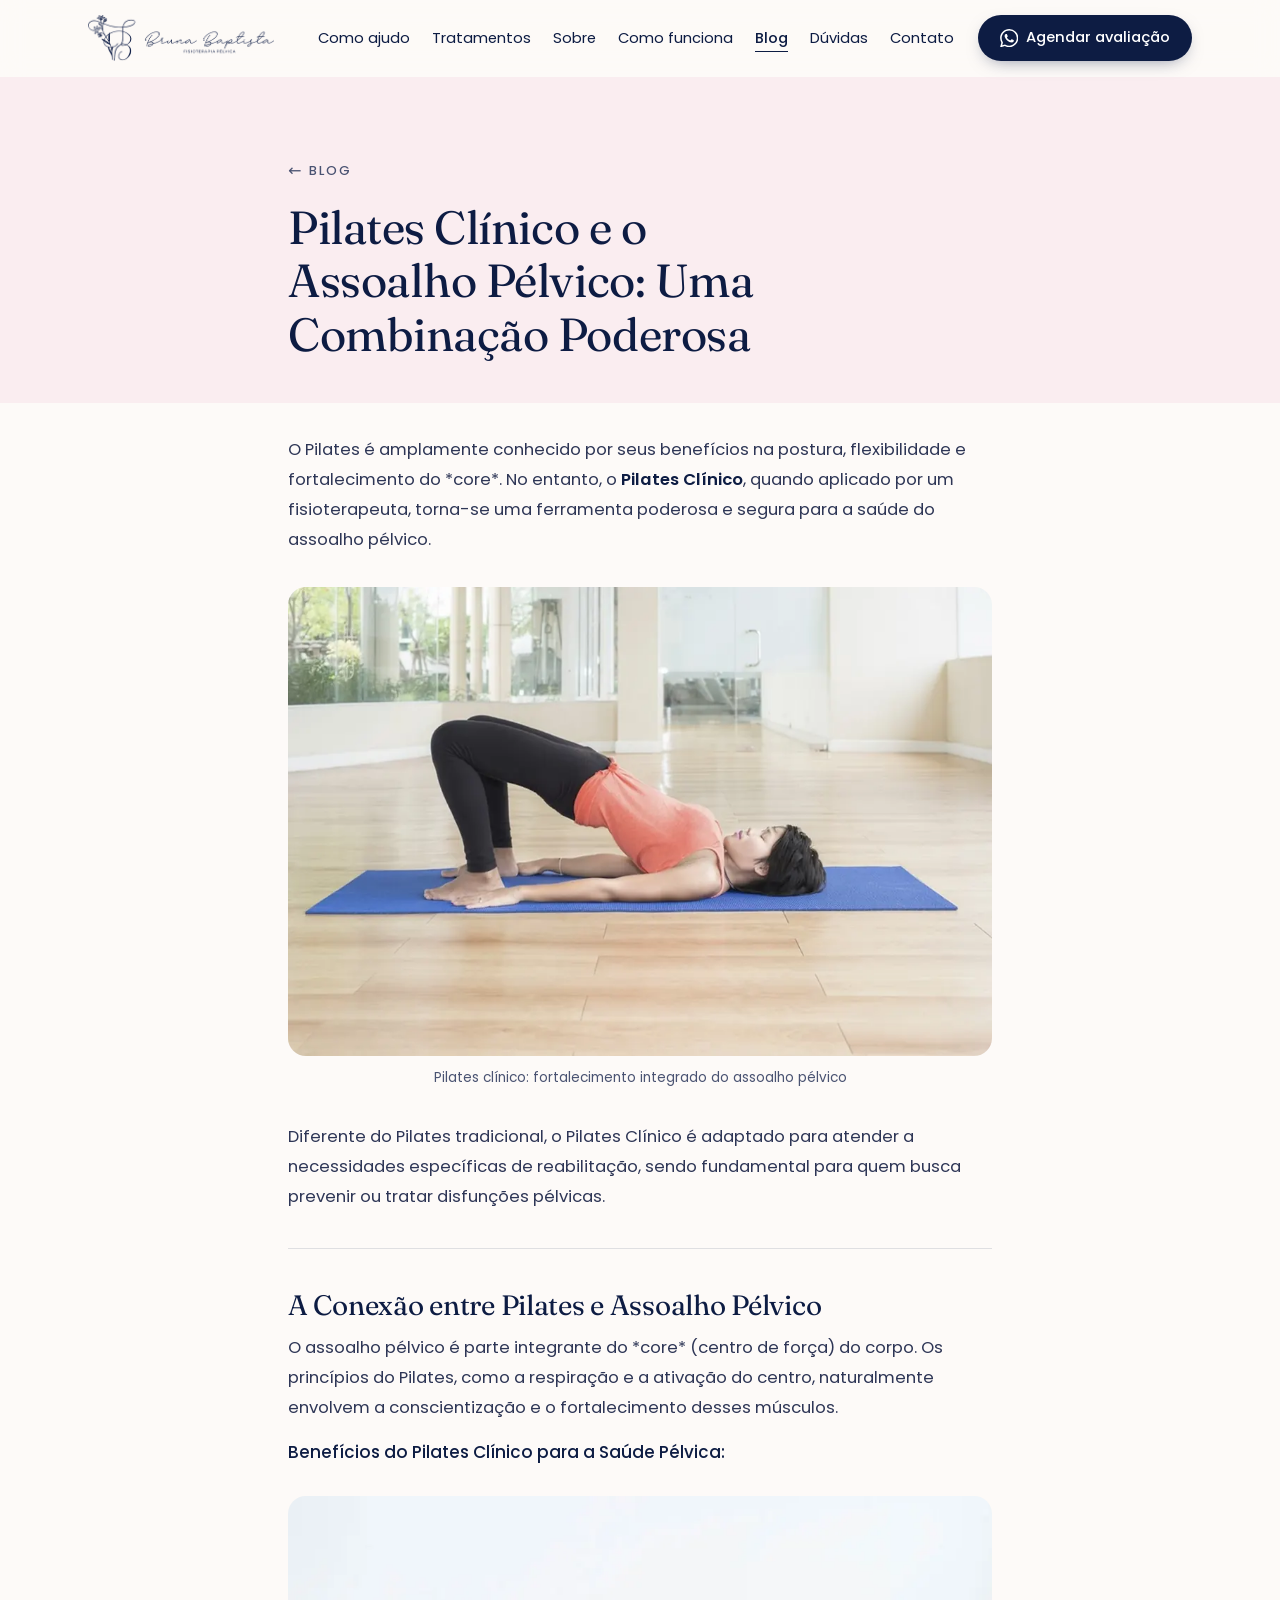
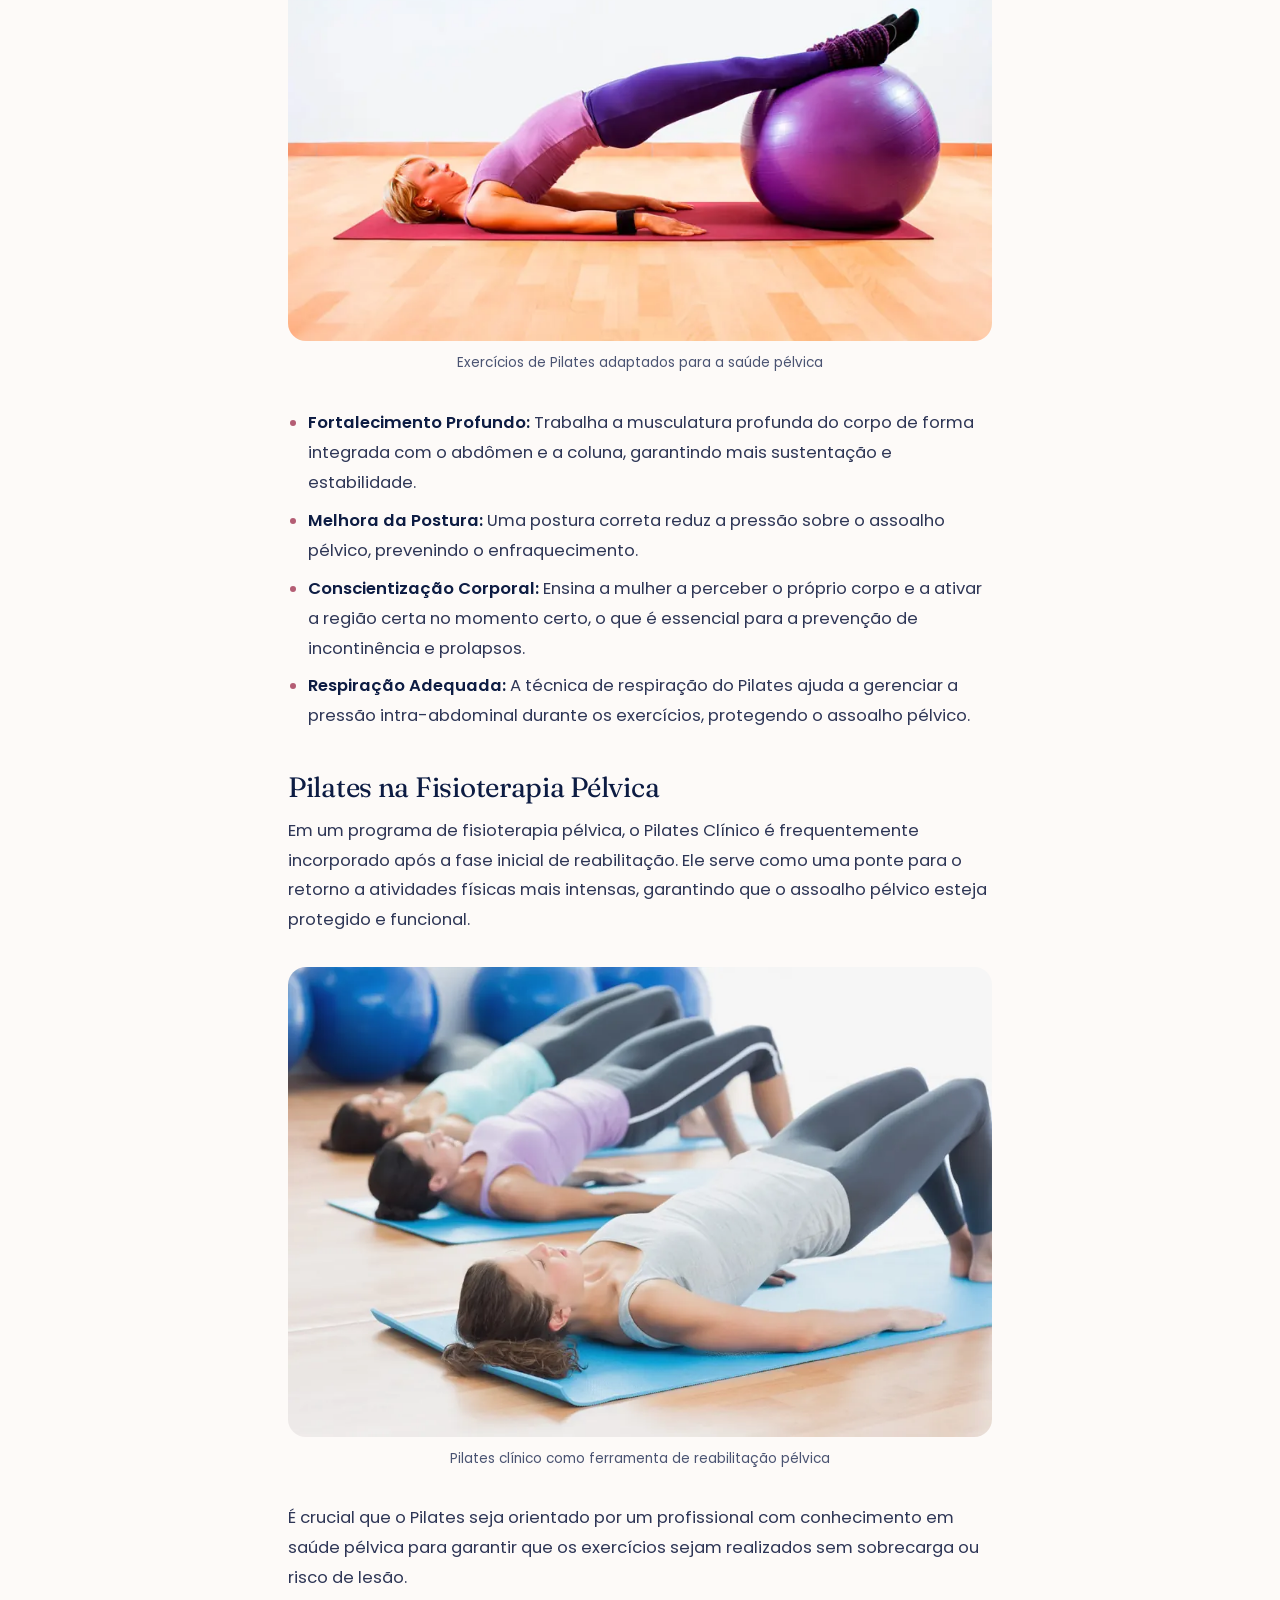
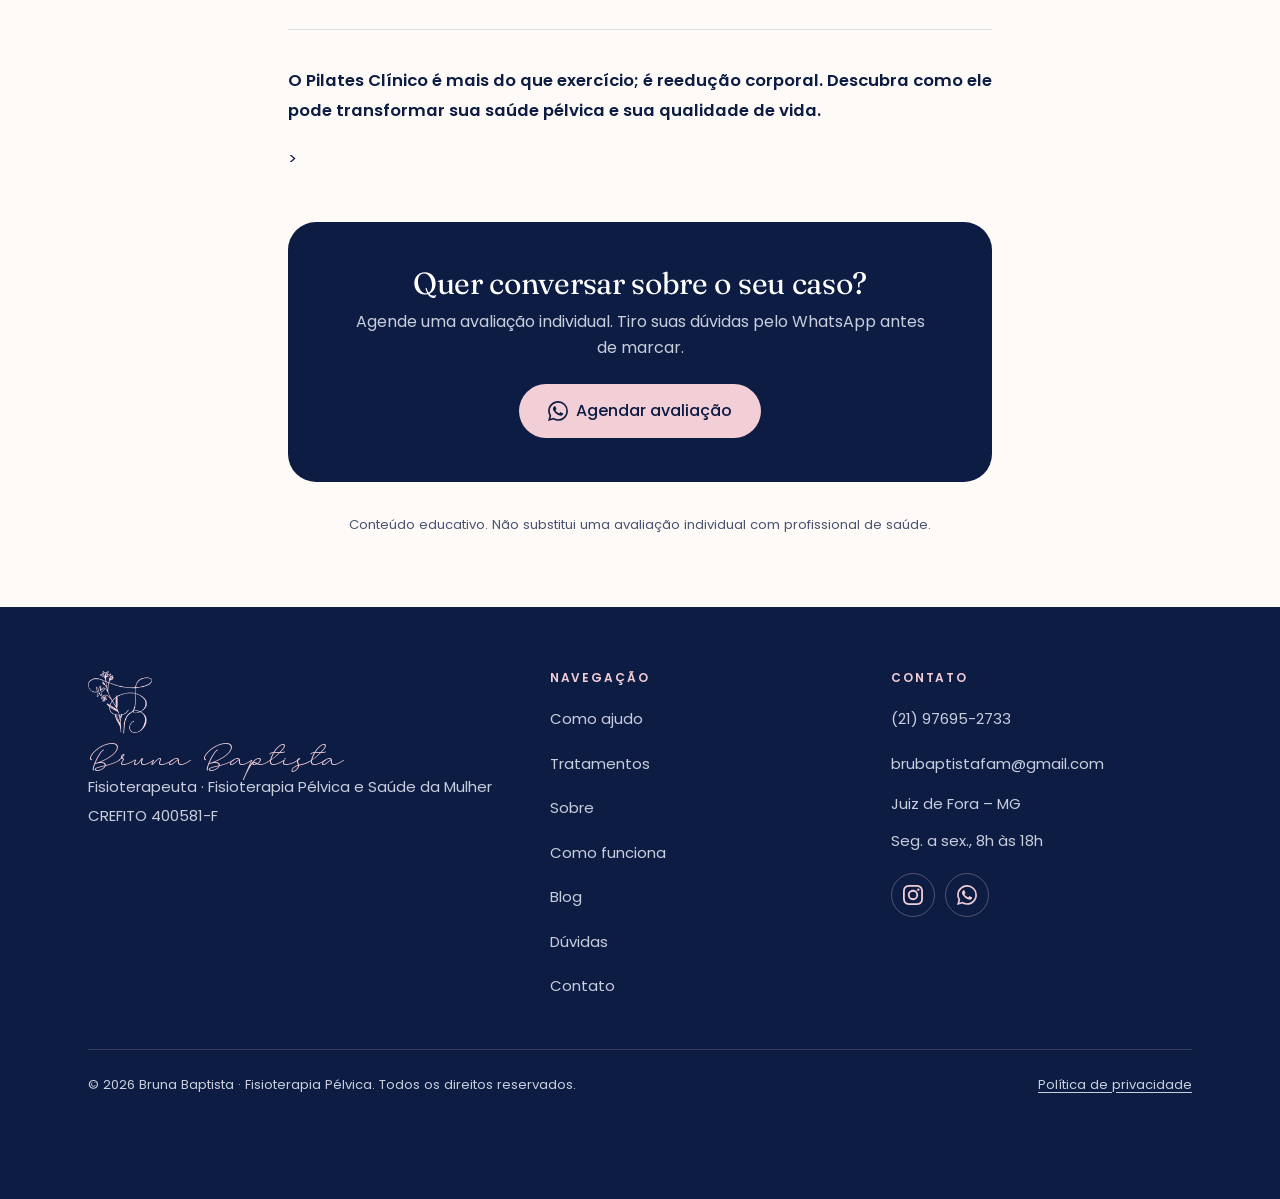
<file: artigo3.html>
<!DOCTYPE html>
<html lang="pt-BR">
<head>
    <meta charset="UTF-8">
    <meta name="viewport" content="width=device-width, initial-scale=1.0, viewport-fit=cover">
    <title>Pilates Clínico e o Assoalho Pélvico | Bruna Baptista – Fisioterapia Pélvica</title>
    <meta name="description" content="Entenda a conexão entre o Pilates Clínico e o fortalecimento do assoalho pélvico para uma vida mais saudável e livre de disfunções.">
    <meta name="theme-color" content="#0D1C43">
    <link rel="canonical" href="https://brunabaptista.com.br/artigo3.html">

    <meta property="og:type" content="article">
    <meta property="og:locale" content="pt_BR">
    <meta property="og:site_name" content="Bruna Baptista – Fisioterapia Pélvica">
    <meta property="og:url" content="https://brunabaptista.com.br/artigo3.html">
    <meta property="og:title" content="Pilates Clínico e o Assoalho Pélvico: Uma Combinação Poderosa">
    <meta property="og:description" content="Entenda a conexão entre o Pilates Clínico e o fortalecimento do assoalho pélvico para uma vida mais saudável e livre de disfunções.">
    <meta property="og:image" content="https://brunabaptista.com.br/imagens-blog/web/pilates-assoalho-pelvico-exercicio1.webp">
    <meta name="twitter:card" content="summary_large_image">

    <link rel="icon" href="favicon.ico" sizes="48x48">
    <link rel="icon" type="image/png" sizes="192x192" href="img/icon-192.png">
    <link rel="apple-touch-icon" href="img/apple-touch-icon.png">
    <link rel="manifest" href="site.webmanifest">

    <link rel="preconnect" href="https://fonts.googleapis.com">
    <link rel="preconnect" href="https://fonts.gstatic.com" crossorigin>
    <link href="https://fonts.googleapis.com/css2?family=Fraunces:ital,opsz,wght@0,9..144,400;0,9..144,500;1,9..144,400&family=Poppins:wght@300;400;500;600&display=swap" rel="stylesheet">
    <link rel="stylesheet" href="styles.css">
    <script>document.documentElement.classList.add('js');</script>
    <script type="application/ld+json">
    {
        "@context": "https://schema.org",
        "@type": "BlogPosting",
        "headline": "Pilates Clínico e o Assoalho Pélvico: Uma Combinação Poderosa",
        "description": "Entenda a conexão entre o Pilates Clínico e o fortalecimento do assoalho pélvico para uma vida mais saudável e livre de disfunções.",
        "image": "https://brunabaptista.com.br/imagens-blog/web/pilates-assoalho-pelvico-exercicio1.webp",
        "url": "https://brunabaptista.com.br/artigo3.html",
        "inLanguage": "pt-BR",
        "author": {
            "@type": "Person",
            "name": "Bruna Baptista",
            "jobTitle": "Fisioterapeuta"
        },
        "publisher": {
            "@type": "Organization",
            "name": "Bruna Baptista – Fisioterapia Pélvica",
            "logo": {
                "@type": "ImageObject",
                "url": "https://brunabaptista.com.br/img/icon-512.png"
            }
        }
    }
    </script>
</head>
<body>
    <svg xmlns="http://www.w3.org/2000/svg" class="sprite" aria-hidden="true" focusable="false">
        <symbol id="i-whatsapp" viewBox="0 0 24 24"><g fill="currentColor"><path d="M17.472 14.382c-.297-.149-1.758-.867-2.03-.967-.273-.099-.471-.148-.67.15-.197.297-.767.966-.94 1.164-.173.199-.347.223-.644.075-.297-.15-1.255-.463-2.39-1.475-.883-.788-1.48-1.761-1.653-2.059-.173-.297-.018-.458.13-.606.134-.133.298-.347.446-.52.149-.174.198-.298.298-.497.099-.198.05-.371-.025-.52-.075-.149-.669-1.612-.916-2.207-.242-.579-.487-.5-.669-.51-.173-.008-.371-.01-.57-.01-.198 0-.52.074-.792.372-.272.297-1.04 1.016-1.04 2.479 0 1.462 1.065 2.875 1.213 3.074.149.198 2.096 3.2 5.077 4.487.709.306 1.262.489 1.694.625.712.227 1.36.195 1.871.118.571-.085 1.758-.719 2.006-1.413.248-.694.248-1.289.173-1.413-.074-.124-.272-.198-.57-.347m-5.421 7.403h-.004a9.87 9.87 0 01-5.031-1.378l-.361-.214-3.741.982.998-3.648-.235-.374a9.86 9.86 0 01-1.51-5.26c.001-5.45 4.436-9.884 9.888-9.884 2.64 0 5.122 1.03 6.988 2.898a9.825 9.825 0 012.893 6.994c-.003 5.45-4.437 9.884-9.885 9.884m8.413-18.297A11.815 11.815 0 0012.05 0C5.495 0 .16 5.335.157 11.892c0 2.096.547 4.142 1.588 5.945L.057 24l6.305-1.654a11.882 11.882 0 005.683 1.448h.005c6.554 0 11.89-5.335 11.893-11.893a11.821 11.821 0 00-3.48-8.413Z"/></g></symbol>
        <symbol id="i-instagram" viewBox="0 0 24 24"><g fill="currentColor"><path d="M7.0301.084c-1.2768.0602-2.1487.264-2.911.5634-.7888.3075-1.4575.72-2.1228 1.3877-.6652.6677-1.075 1.3368-1.3802 2.127-.2954.7638-.4956 1.6365-.552 2.914-.0564 1.2775-.0689 1.6882-.0626 4.947.0062 3.2586.0206 3.6671.0825 4.9473.061 1.2765.264 2.1482.5635 2.9107.308.7889.72 1.4573 1.388 2.1228.6679.6655 1.3365 1.0743 2.1285 1.38.7632.295 1.6361.4961 2.9134.552 1.2773.056 1.6884.069 4.9462.0627 3.2578-.0062 3.668-.0207 4.9478-.0814 1.28-.0607 2.147-.2652 2.9098-.5633.7889-.3086 1.4578-.72 2.1228-1.3881.665-.6682 1.0745-1.3378 1.3795-2.1284.2957-.7632.4966-1.636.552-2.9124.056-1.2809.0692-1.6898.063-4.948-.0063-3.2583-.021-3.6668-.0817-4.9465-.0607-1.2797-.264-2.1487-.5633-2.9117-.3084-.7889-.72-1.4568-1.3876-2.1228C21.2982 1.33 20.628.9208 19.8378.6165 19.074.321 18.2017.1197 16.9244.0645 15.6471.0093 15.236-.005 11.977.0014 8.718.0076 8.31.0215 7.0301.0839m.1402 21.6932c-1.17-.0509-1.8053-.2453-2.2287-.408-.5606-.216-.96-.4771-1.3819-.895-.422-.4178-.6811-.8186-.9-1.378-.1644-.4234-.3624-1.058-.4171-2.228-.0595-1.2645-.072-1.6442-.079-4.848-.007-3.2037.0053-3.583.0607-4.848.05-1.169.2456-1.805.408-2.2282.216-.5613.4762-.96.895-1.3816.4188-.4217.8184-.6814 1.3783-.9003.423-.1651 1.0575-.3614 2.227-.4171 1.2655-.06 1.6447-.072 4.848-.079 3.2033-.007 3.5835.005 4.8495.0608 1.169.0508 1.8053.2445 2.228.408.5608.216.96.4754 1.3816.895.4217.4194.6816.8176.9005 1.3787.1653.4217.3617 1.056.4169 2.2263.0602 1.2655.0739 1.645.0796 4.848.0058 3.203-.0055 3.5834-.061 4.848-.051 1.17-.245 1.8055-.408 2.2294-.216.5604-.4763.96-.8954 1.3814-.419.4215-.8181.6811-1.3783.9-.4224.1649-1.0577.3617-2.2262.4174-1.2656.0595-1.6448.072-4.8493.079-3.2045.007-3.5825-.006-4.848-.0608M16.953 5.5864A1.44 1.44 0 1 0 18.39 4.144a1.44 1.44 0 0 0-1.437 1.4424M5.8385 12.012c.0067 3.4032 2.7706 6.1557 6.173 6.1493 3.4026-.0065 6.157-2.7701 6.1506-6.1733-.0065-3.4032-2.771-6.1565-6.174-6.1498-3.403.0067-6.156 2.771-6.1496 6.1738M8 12.0077a4 4 0 1 1 4.008 3.9921A3.9996 3.9996 0 0 1 8 12.0077"/></g></symbol>
        <symbol id="i-arrow-right" viewBox="0 0 24 24"><g fill="none" stroke="currentColor" stroke-width="1.75" stroke-linecap="round" stroke-linejoin="round"><path d="M5 12h14"/> <path d="m12 5 7 7-7 7"/></g></symbol>
    </svg>

    <a class="skip-link" href="#conteudo">Pular para o conteúdo</a>

    <header class="site-header" id="header">
        <div class="container header-inner">
            <a href="index.html" class="brand">
                <picture>
                    <source type="image/webp" srcset="img/logo-horizontal-azul.webp">
                    <img src="img/logo-horizontal-azul.png" alt="Bruna Baptista – Fisioterapia Pélvica" class="brand-logo" width="389" height="96">
                </picture>
            </a>

            <nav class="site-nav" id="nav" aria-label="Navegação principal">
                <ul class="nav-list">
                    <li><a href="index.html#como-ajudo">Como ajudo</a></li>
                    <li><a href="index.html#tratamentos">Tratamentos</a></li>
                    <li><a href="index.html#sobre">Sobre</a></li>
                    <li><a href="index.html#como-funciona">Como funciona</a></li>
                    <li><a href="index.html#blog" aria-current="page">Blog</a></li>
                    <li><a href="index.html#duvidas">Dúvidas</a></li>
                    <li><a href="index.html#contato">Contato</a></li>
                </ul>
                <a href="https://wa.me/5521976952733" class="btn btn-primary nav-cta" data-wa target="_blank" rel="noopener">
                    <svg class="icon" aria-hidden="true"><use href="#i-whatsapp"/></svg>
                    Agendar avaliação
                </a>
            </nav>

            <div class="header-actions">
                <a href="https://wa.me/5521976952733" class="btn btn-primary btn-sm header-cta" data-wa target="_blank" rel="noopener">
                    Agendar<span class="hide-xs">&nbsp;avaliação</span>
                </a>
                <button class="menu-toggle" id="btn-mobile" type="button" aria-controls="nav" aria-expanded="false" aria-label="Abrir menu">
                    <span class="menu-toggle-bars" aria-hidden="true"></span>
                </button>
            </div>
        </div>
    </header>

    <main id="conteudo">
        <article class="article">
            <header class="article-head">
                <div class="container article-container">
                    <a href="index.html#blog" class="article-back">Blog</a>
                    <h1>Pilates Clínico e o Assoalho Pélvico: Uma Combinação Poderosa</h1>
                </div>
            </header>

            <div class="container article-container article-body">
            <p>O Pilates é amplamente conhecido por seus benefícios na postura, flexibilidade e fortalecimento do *core*. No entanto, o <strong>Pilates Clínico</strong>, quando aplicado por um fisioterapeuta, torna-se uma ferramenta poderosa e segura para a saúde do assoalho pélvico.</p>

            <figure>
                <img src="imagens-blog/web/pilates-assoalho-pelvico-exercicio1.webp" alt="Pilates clínico para assoalho pélvico" width="1000" height="666" loading="lazy" decoding="async">
                <figcaption>Pilates clínico: fortalecimento integrado do assoalho pélvico</figcaption>
            </figure>

            <p>Diferente do Pilates tradicional, o Pilates Clínico é adaptado para atender a necessidades específicas de reabilitação, sendo fundamental para quem busca prevenir ou tratar disfunções pélvicas.</p>

            <hr>

            <h2>A Conexão entre Pilates e Assoalho Pélvico</h2>
            <p>O assoalho pélvico é parte integrante do *core* (centro de força) do corpo. Os princípios do Pilates, como a respiração e a ativação do centro, naturalmente envolvem a conscientização e o fortalecimento desses músculos.

            <h3>Benefícios do Pilates Clínico para a Saúde Pélvica:</h3>
            
            <figure>
                <img src="imagens-blog/web/pilates-assoalho-pelvico-exercicio2.webp" alt="Exercícios de pilates para assoalho pélvico" width="860" height="544" loading="lazy" decoding="async">
                <figcaption>Exercícios de Pilates adaptados para a saúde pélvica</figcaption>
            </figure>
            
            <ul>
                <li><strong>Fortalecimento Profundo:</strong> Trabalha a musculatura profunda do corpo de forma integrada com o abdômen e a coluna, garantindo mais sustentação e estabilidade.</li>
                <li><strong>Melhora da Postura:</strong> Uma postura correta reduz a pressão sobre o assoalho pélvico, prevenindo o enfraquecimento.</li>
                <li><strong>Conscientização Corporal:</strong> Ensina a mulher a perceber o próprio corpo e a ativar a região certa no momento certo, o que é essencial para a prevenção de incontinência e prolapsos.</li>
                <li><strong>Respiração Adequada:</strong> A técnica de respiração do Pilates ajuda a gerenciar a pressão intra-abdominal durante os exercícios, protegendo o assoalho pélvico.</li>
            </ul>

            <h2>Pilates na Fisioterapia Pélvica</h2>
            <p>Em um programa de fisioterapia pélvica, o Pilates Clínico é frequentemente incorporado após a fase inicial de reabilitação. Ele serve como uma ponte para o retorno a atividades físicas mais intensas, garantindo que o assoalho pélvico esteja protegido e funcional.</p>

            <figure>
                <img src="imagens-blog/web/pilates-assoalho-pelvico-exercicio3.webp" alt="Pilates clínico na fisioterapia pélvica" width="984" height="656" loading="lazy" decoding="async">
                <figcaption>Pilates clínico como ferramenta de reabilitação pélvica</figcaption>
            </figure>

            <p>É crucial que o Pilates seja orientado por um profissional com conhecimento em saúde pélvica para garantir que os exercícios sejam realizados sem sobrecarga ou risco de lesão.</p>

            <hr>

            <p><strong>O Pilates Clínico é mais do que exercício; é reedução corporal. Descubra como ele pode transformar sua saúde pélvica e sua qualidade de vida.</strong></p>>
            </div>

            <div class="container article-container">
                <aside class="article-cta" aria-label="Agendamento">
                    <h2>Quer conversar sobre o seu caso?</h2>
                    <p>Agende uma avaliação individual. Tiro suas dúvidas pelo WhatsApp antes de marcar.</p>
                    <a href="https://wa.me/5521976952733" class="btn btn-primary btn-lg" data-wa="Li o artigo &quot;Pilates Clínico e o Assoalho Pélvico: Uma Combinação Poderosa&quot;." target="_blank" rel="noopener">
                        <svg class="icon" aria-hidden="true"><use href="#i-whatsapp"/></svg>
                        Agendar avaliação
                    </a>
                </aside>
                <p class="disclaimer">Conteúdo educativo. Não substitui uma avaliação individual com profissional de saúde.</p>
            </div>
        </article>
    </main>

    <footer class="site-footer">
        <div class="container">
            <div class="footer-grid">
                <div class="footer-brand">
                    <img src="img/logo-marca-rosa-112.png" alt="" width="115" height="112" loading="lazy">
                    <p class="footer-name">Bruna Baptista</p>
                    <p>Fisioterapeuta · Fisioterapia Pélvica e Saúde da Mulher</p>
                    <p>CREFITO 400581-F</p>
                </div>

                <nav class="footer-col" aria-label="Links do rodapé">
                    <h2 class="footer-title">Navegação</h2>
                    <ul>
                        <li><a href="index.html#como-ajudo">Como ajudo</a></li>
                        <li><a href="index.html#tratamentos">Tratamentos</a></li>
                        <li><a href="index.html#sobre">Sobre</a></li>
                        <li><a href="index.html#como-funciona">Como funciona</a></li>
                        <li><a href="index.html#blog">Blog</a></li>
                        <li><a href="index.html#duvidas">Dúvidas</a></li>
                        <li><a href="index.html#contato">Contato</a></li>
                    </ul>
                </nav>

                <div class="footer-col">
                    <h2 class="footer-title">Contato</h2>
                    <ul>
                        <li><a href="tel:+5521976952733">(21) 97695-2733</a></li>
                        <li><a href="mailto:brubaptistafam@gmail.com">brubaptistafam@gmail.com</a></li>
                        <li>Juiz de Fora – MG</li>
                        <li>Seg. a sex., 8h às 18h</li>
                    </ul>
                    <div class="social">
                        <a href="https://www.instagram.com/brubaptista.fisio" target="_blank" rel="noopener" aria-label="Instagram de Bruna Baptista (abre em nova aba)">
                            <svg class="icon" aria-hidden="true"><use href="#i-instagram"/></svg>
                        </a>
                        <a href="https://wa.me/5521976952733" data-wa target="_blank" rel="noopener" aria-label="WhatsApp de Bruna Baptista (abre em nova aba)">
                            <svg class="icon" aria-hidden="true"><use href="#i-whatsapp"/></svg>
                        </a>
                    </div>
                </div>
            </div>

            <div class="footer-bottom">
                <p>&copy; <span id="current-year">2026</span> Bruna Baptista · Fisioterapia Pélvica. Todos os direitos reservados.</p>
                <p><a href="privacidade.html">Política de privacidade</a></p>
            </div>
        </div>
    </footer>

    <!-- Botão flutuante do WhatsApp -->
    <a href="https://wa.me/5521976952733" class="wa-float" id="wa-float" data-wa target="_blank" rel="noopener" aria-label="Agendar avaliação pelo WhatsApp (abre em nova aba)">
        <svg class="icon" aria-hidden="true"><use href="#i-whatsapp"/></svg>
    </a>

    <script src="script.js" defer></script>
</body>
</html>
</file>
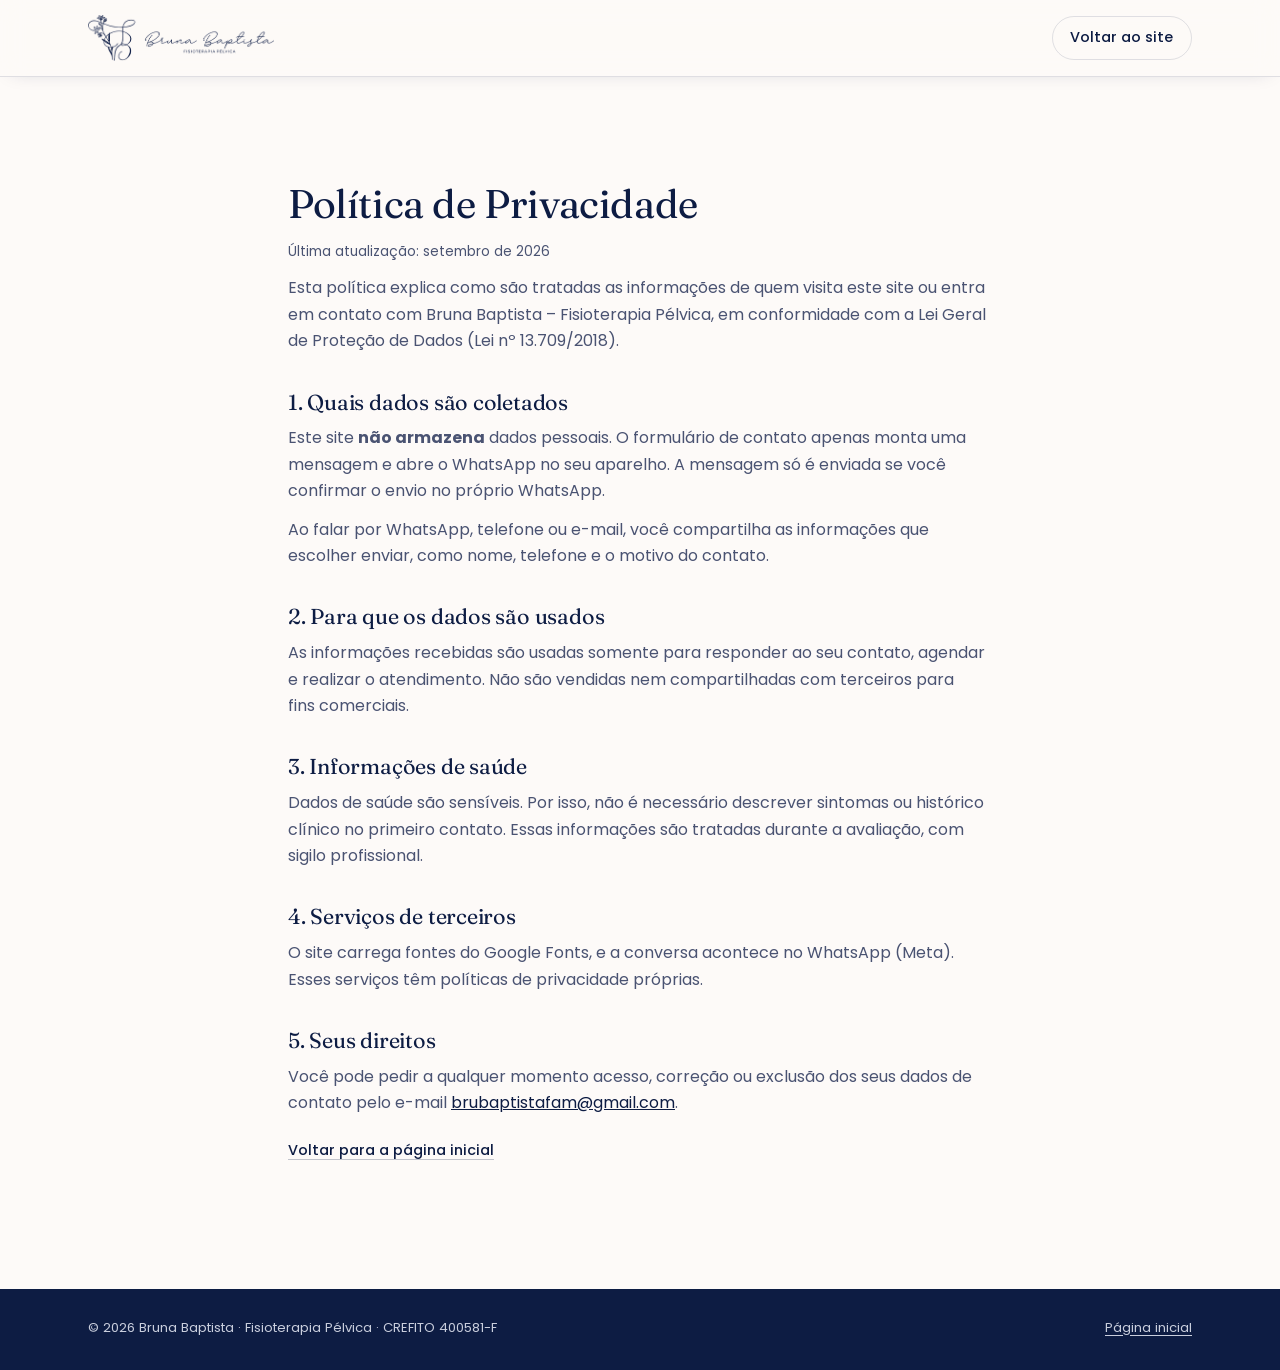
<file: privacidade.html>
<!DOCTYPE html>
<html lang="pt-BR">
<head>
    <meta charset="UTF-8">
    <meta name="viewport" content="width=device-width, initial-scale=1.0, viewport-fit=cover">
    <title>Política de Privacidade | Bruna Baptista – Fisioterapia Pélvica</title>
    <meta name="description" content="Como o site de Bruna Baptista – Fisioterapia Pélvica trata as informações de quem entra em contato.">
    <link rel="canonical" href="https://brunabaptista.com.br/privacidade.html">
    <meta name="theme-color" content="#0D1C43">
    <link rel="icon" href="favicon.ico" sizes="48x48">
    <link rel="apple-touch-icon" href="img/apple-touch-icon.png">
    <link rel="preconnect" href="https://fonts.googleapis.com">
    <link rel="preconnect" href="https://fonts.gstatic.com" crossorigin>
    <link href="https://fonts.googleapis.com/css2?family=Fraunces:opsz,wght@9..144,500&family=Poppins:wght@400;500&display=swap" rel="stylesheet">
    <link rel="stylesheet" href="styles.css">
</head>
<body>
    <a class="skip-link" href="#conteudo">Pular para o conteúdo</a>

    <header class="site-header is-scrolled">
        <div class="container header-inner">
            <a href="index.html" class="brand">
                <picture>
                    <source type="image/webp" srcset="img/logo-horizontal-azul.webp">
                    <img src="img/logo-horizontal-azul.png" alt="Bruna Baptista – Fisioterapia Pélvica" class="brand-logo" width="389" height="96">
                </picture>
            </a>
            <a href="index.html" class="btn btn-ghost btn-sm">Voltar ao site</a>
        </div>
    </header>

    <main id="conteudo" class="section">
        <article class="container legal">
            <h1 class="section-title">Política de Privacidade</h1>
            <p class="legal-updated">Última atualização: setembro de 2026</p>

            <p>Esta política explica como são tratadas as informações de quem visita este site ou entra em contato com Bruna Baptista – Fisioterapia Pélvica, em conformidade com a Lei Geral de Proteção de Dados (Lei nº 13.709/2018).</p>

            <h2>1. Quais dados são coletados</h2>
            <p>Este site <strong>não armazena</strong> dados pessoais. O formulário de contato apenas monta uma mensagem e abre o WhatsApp no seu aparelho. A mensagem só é enviada se você confirmar o envio no próprio WhatsApp.</p>
            <p>Ao falar por WhatsApp, telefone ou e-mail, você compartilha as informações que escolher enviar, como nome, telefone e o motivo do contato.</p>

            <h2>2. Para que os dados são usados</h2>
            <p>As informações recebidas são usadas somente para responder ao seu contato, agendar e realizar o atendimento. Não são vendidas nem compartilhadas com terceiros para fins comerciais.</p>

            <h2>3. Informações de saúde</h2>
            <p>Dados de saúde são sensíveis. Por isso, não é necessário descrever sintomas ou histórico clínico no primeiro contato. Essas informações são tratadas durante a avaliação, com sigilo profissional.</p>

            <h2>4. Serviços de terceiros</h2>
            <p>O site carrega fontes do Google Fonts, e a conversa acontece no WhatsApp (Meta). Esses serviços têm políticas de privacidade próprias.</p>

            <h2>5. Seus direitos</h2>
            <p>Você pode pedir a qualquer momento acesso, correção ou exclusão dos seus dados de contato pelo e-mail <a href="mailto:brubaptistafam@gmail.com">brubaptistafam@gmail.com</a>.</p>

            <p><a href="index.html" class="link-arrow">Voltar para a página inicial</a></p>
        </article>
    </main>

    <footer class="site-footer site-footer-compact">
        <div class="container footer-bottom">
            <p>&copy; 2026 Bruna Baptista · Fisioterapia Pélvica · CREFITO 400581-F</p>
            <p><a href="index.html">Página inicial</a></p>
        </div>
    </footer>
</body>
</html>
</file>
<file: styles.css>
/* =========================================================
   Bruna Baptista — Fisioterapia Pélvica
   Mobile first. Componentes organizados por bloco.
   ========================================================= */

@font-face {
    font-family: 'Larianti';
    src: url('fonts/larianti.woff') format('woff');
    font-display: swap;
}

:root {
    /* Identidade (cores do logo) */
    --navy: #0D1C43;
    --navy-2: #1E2D5C;
    --pink: #F2CED6;
    --pink-soft: #FAEDF0;
    --rose: #B45D74;          /* acento: somente ícones/decoração */
    --cream: #FDFAF8;
    --white: #ffffff;

    /* Texto */
    --ink: #0D1C43;
    --muted: #4A5372;         /* contraste AA sobre --cream e --pink-soft */
    --on-dark: #F7F1F3;
    --on-dark-muted: #C9CEDD;

    /* WhatsApp */
    --wa: #1FAF55;
    --wa-dark: #178C43;

    /* Tipografia */
    --font-body: 'Poppins', system-ui, -apple-system, 'Segoe UI', sans-serif;
    --font-display: 'Fraunces', Georgia, 'Times New Roman', serif;
    --font-script: 'Larianti', 'Fraunces', cursive;

    /* Superfícies */
    --line: rgba(13, 28, 67, 0.12);
    --radius-sm: 10px;
    --radius: 18px;
    --radius-lg: 28px;
    --shadow-sm: 0 1px 2px rgba(13, 28, 67, 0.06), 0 2px 8px rgba(13, 28, 67, 0.04);
    --shadow: 0 10px 30px -12px rgba(13, 28, 67, 0.18);
    --ease: cubic-bezier(0.22, 0.61, 0.36, 1);

    --header-h: 68px;
    --gutter: 20px;
}

/* ---------- Base ---------- */
*,
*::before,
*::after { box-sizing: border-box; }

* { margin: 0; }

html {
    scroll-behavior: smooth;
    scroll-padding-top: calc(var(--header-h) + 12px);
    -webkit-text-size-adjust: 100%;
}

body {
    font-family: var(--font-body);
    font-size: 1rem;
    font-weight: 400;
    line-height: 1.65;
    color: var(--ink);
    background-color: var(--cream);
    overflow-x: hidden;
    -webkit-font-smoothing: antialiased;
}

img, picture, svg { display: block; max-width: 100%; }
img { height: auto; }

a { color: inherit; }

ul, ol { list-style: none; padding: 0; }

h1, h2, h3 {
    font-family: var(--font-display);
    font-weight: 400;
    font-optical-sizing: auto;
    line-height: 1.15;
    color: var(--navy);
    letter-spacing: -0.01em;
    text-wrap: balance;
}

h3 {
    font-family: var(--font-body);
    font-weight: 500;
    font-size: 1.0625rem;
    line-height: 1.35;
    letter-spacing: 0;
}

p { text-wrap: pretty; }

button, input, select, textarea { font: inherit; color: inherit; }

.sprite { position: absolute; width: 0; height: 0; overflow: hidden; }

.icon {
    width: 1.25em;
    height: 1.25em;
    flex-shrink: 0;
}

:focus-visible {
    outline: 3px solid var(--navy);
    outline-offset: 3px;
    border-radius: 6px;
}

.section-dark :focus-visible,
.site-footer :focus-visible { outline-color: var(--pink); }

.skip-link {
    position: absolute;
    left: 12px;
    top: -60px;
    z-index: 2000;
    padding: 10px 16px;
    background: var(--navy);
    color: var(--white);
    border-radius: var(--radius-sm);
    text-decoration: none;
    transition: top 0.2s var(--ease);
}
.skip-link:focus { top: 12px; }

.container {
    width: 100%;
    max-width: 1160px;
    margin-inline: auto;
    padding-inline: var(--gutter);
}

/* ---------- Botões ---------- */
.btn {
    display: inline-flex;
    align-items: center;
    justify-content: center;
    gap: 0.55em;
    min-height: 48px;
    padding: 0.75rem 1.5rem;
    border: 1.5px solid transparent;
    border-radius: 999px;
    font-family: var(--font-body);
    font-size: 0.975rem;
    font-weight: 500;
    line-height: 1.2;
    text-align: center;
    text-decoration: none;
    cursor: pointer;
    transition: background-color 0.25s var(--ease), color 0.25s var(--ease),
                border-color 0.25s var(--ease), transform 0.25s var(--ease), box-shadow 0.25s var(--ease);
}

.btn:hover { transform: translateY(-2px); }
.btn:active { transform: translateY(0); }

.btn-primary {
    background: var(--navy);
    color: var(--white);
    box-shadow: 0 6px 18px -8px rgba(13, 28, 67, 0.55);
}
.btn-primary:hover { background: var(--navy-2); }

.btn-ghost {
    background: transparent;
    color: var(--navy);
    border-color: var(--line);
}
.btn-ghost:hover { border-color: var(--navy); background: rgba(255, 255, 255, 0.6); }

.btn-outline {
    background: transparent;
    color: var(--navy);
    border-color: var(--navy);
}
.btn-outline:hover { background: var(--navy); color: var(--white); }

.btn-whatsapp {
    background: var(--wa-dark);
    color: var(--white);
}
.btn-whatsapp:hover { background: #127536; }

.btn-sm { min-height: 44px; padding: 0.55rem 1.1rem; font-size: 0.9rem; }
.btn-lg { min-height: 54px; padding: 0.9rem 1.75rem; font-size: 1rem; }
.btn-block { width: 100%; }

.btn-group {
    display: flex;
    flex-direction: column;
    gap: 12px;
}

.link-arrow {
    display: inline-flex;
    align-items: center;
    gap: 0.4em;
    min-height: 44px;
    font-size: 0.9rem;
    font-weight: 500;
    color: var(--navy);
    text-decoration: underline;
    text-decoration-color: rgba(13, 28, 67, 0.25);
    text-underline-offset: 4px;
    transition: gap 0.25s var(--ease), text-decoration-color 0.25s var(--ease);
}
.link-arrow .icon { width: 1em; height: 1em; }
.link-arrow:hover { gap: 0.7em; text-decoration-color: currentColor; }

/* ---------- Tipografia de seção ---------- */
.eyebrow {
    display: inline-flex;
    align-items: center;
    gap: 10px;
    margin-bottom: 14px;
    font-size: 0.75rem;
    font-weight: 500;
    letter-spacing: 0.16em;
    text-transform: uppercase;
    color: var(--muted);
}
.eyebrow::before {
    content: '';
    width: 22px;
    height: 1px;
    background: currentColor;
}

.section {
    padding-block: 72px;
}

.section-tint { background: var(--pink-soft); }

.section-head {
    max-width: 680px;
    margin: 0 auto 40px;
    text-align: center;
}
.section-head .eyebrow::after {
    content: '';
    width: 22px;
    height: 1px;
    background: currentColor;
}
.section-head-left { margin-inline: 0; text-align: left; }
.section-head-left .eyebrow::after { display: none; }

.section-title {
    font-size: clamp(1.75rem, 5.6vw, 2.5rem);
    margin-bottom: 14px;
}

.section-lead {
    color: var(--muted);
    font-size: 1.02rem;
}

.section-cta {
    display: flex;
    justify-content: center;
    margin-top: 44px;
}

/* ---------- Header ---------- */
.site-header {
    position: sticky;
    top: 0;
    z-index: 1000;
    background: rgba(253, 250, 248, 0.88);
    -webkit-backdrop-filter: saturate(160%) blur(12px);
    backdrop-filter: saturate(160%) blur(12px);
    border-bottom: 1px solid transparent;
    transition: border-color 0.3s var(--ease), box-shadow 0.3s var(--ease);
}

.site-header.is-scrolled {
    border-bottom-color: var(--line);
    box-shadow: 0 4px 20px -12px rgba(13, 28, 67, 0.25);
}

.header-inner {
    display: flex;
    align-items: center;
    justify-content: space-between;
    gap: 12px;
    height: var(--header-h);
}

.brand {
    display: flex;
    align-items: center;
    min-height: 48px;
    gap: 10px;
    min-width: 0;
    text-decoration: none;
}

.brand-logo { width: auto; height: 40px; }

.header-actions {
    display: flex;
    align-items: center;
    gap: 6px;
}

.hide-xs { display: none; }

.menu-toggle {
    display: grid;
    place-items: center;
    width: 44px;
    height: 44px;
    padding: 0;
    border: 0;
    border-radius: 50%;
    background: transparent;
    cursor: pointer;
}

.menu-toggle-bars,
.menu-toggle-bars::before,
.menu-toggle-bars::after {
    display: block;
    width: 22px;
    height: 1.5px;
    background: var(--navy);
    border-radius: 2px;
    transition: transform 0.3s var(--ease), opacity 0.2s var(--ease);
}
.menu-toggle-bars { position: relative; }
.menu-toggle-bars::before,
.menu-toggle-bars::after {
    content: '';
    position: absolute;
    left: 0;
}
.menu-toggle-bars::before { top: -7px; }
.menu-toggle-bars::after { top: 7px; }

.menu-toggle[aria-expanded="true"] .menu-toggle-bars { background: transparent; }
.menu-toggle[aria-expanded="true"] .menu-toggle-bars::before { transform: translateY(7px) rotate(45deg); }
.menu-toggle[aria-expanded="true"] .menu-toggle-bars::after { transform: translateY(-7px) rotate(-45deg); }

/* Menu mobile: painel abaixo do header */
.site-nav {
    position: absolute;
    top: 100%;
    left: 0;
    right: 0;
    max-height: calc(100dvh - var(--header-h));
    overflow-y: auto;
    padding: 12px var(--gutter) 28px;
    background: var(--cream);
    border-bottom: 1px solid var(--line);
    box-shadow: 0 24px 40px -20px rgba(13, 28, 67, 0.3);
    opacity: 0;
    visibility: hidden;
    transform: translateY(-8px);
    transition: opacity 0.25s var(--ease), transform 0.25s var(--ease), visibility 0s linear 0.25s;
}

.site-nav.is-open {
    opacity: 1;
    visibility: visible;
    transform: none;
    transition: opacity 0.25s var(--ease), transform 0.25s var(--ease), visibility 0s;
}

.nav-list a {
    display: flex;
    align-items: center;
    min-height: 52px;
    border-bottom: 1px solid var(--line);
    font-size: 1.05rem;
    text-decoration: none;
    color: var(--navy);
}

.nav-list a[aria-current] { font-weight: 500; }

.nav-cta { width: 100%; margin-top: 20px; min-height: 52px; }

/* ---------- Hero ---------- */
.hero {
    position: relative;
    overflow: hidden;
    padding: 36px 0 64px;
}

.hero::before {
    /* forma orgânica discreta */
    content: '';
    position: absolute;
    right: -30%;
    top: 34%;
    width: 120%;
    aspect-ratio: 1;
    border-radius: 42% 58% 60% 40% / 45% 45% 55% 55%;
    background: radial-gradient(closest-side, var(--pink) 0%, rgba(242, 206, 214, 0.55) 60%, rgba(242, 206, 214, 0) 100%);
    z-index: -1;
}

.hero-inner {
    display: grid;
    grid-template-columns: minmax(0, 1fr);
    gap: 48px;
}

.hero .eyebrow { letter-spacing: 0.11em; font-size: 0.72rem; }

.hero h1 {
    font-size: clamp(1.95rem, 7.6vw, 3.3rem);
    line-height: 1.1;
    margin-bottom: 18px;
}

.hero h1 em {
    font-style: italic;
    font-weight: 400;
    color: var(--navy-2);
}

.hero-lead {
    font-size: 1.05rem;
    color: var(--muted);
    max-width: 34em;
    margin-bottom: 28px;
}

.hero-note {
    display: flex;
    align-items: center;
    gap: 8px;
    margin-top: 18px;
    font-size: 0.875rem;
    color: var(--muted);
}
.hero-note .icon { width: 1.1em; height: 1.1em; }

.hero-media {
    position: relative;
    width: 100%;
    max-width: 400px;
    margin-inline: auto;
}

.hero-photo {
    aspect-ratio: 4 / 5;
    overflow: hidden;
    border-radius: 999px 999px var(--radius-lg) var(--radius-lg);
    background: var(--pink);
    box-shadow: var(--shadow);
}

.hero-photo picture { height: 100%; }

.hero-photo img {
    width: 100%;
    height: 100%;
    object-fit: cover;
    object-position: 50% 20%;
}

.hero-badge {
    position: absolute;
    left: 50%;
    bottom: -22px;
    transform: translateX(-50%);
    display: flex;
    flex-direction: column;
    align-items: center;
    width: max-content;
    max-width: 92%;
    padding: 12px 22px;
    background: var(--navy);
    border: 1px solid var(--navy);
    border-radius: var(--radius);
    box-shadow: var(--shadow);
    text-align: center;
}

.hero-badge-name {
    font-family: var(--font-script);
    font-size: clamp(0.8rem, 3.9vw, 1.05rem);
    line-height: 1.7;
    white-space: nowrap;
    color: var(--on-dark);
}

.hero-badge-meta {
    margin-top: 8px;
    font-size: 0.78rem;
    color: var(--on-dark-muted);
}

/* ---------- Indicadores de confiança ---------- */
.trust {
    background: var(--white);
    border-block: 1px solid var(--line);
}

.trust-list {
    display: grid;
    gap: 0;
}

.trust-item {
    display: flex;
    align-items: flex-start;
    gap: 14px;
    padding: 18px 0;
    font-size: 0.9rem;
    color: var(--muted);
    line-height: 1.5;
}
.trust-item + .trust-item { border-top: 1px solid var(--line); }

.trust-item .icon {
    width: 26px;
    height: 26px;
    color: var(--rose);
    margin-top: 2px;
}

.trust-item strong {
    display: block;
    font-weight: 500;
    color: var(--navy);
}

/* ---------- Condições (ConditionCard) ---------- */
.condition-grid {
    display: grid;
    grid-template-columns: minmax(0, 1fr);
    gap: 14px;
}

.condition {
    display: flex;
    flex-direction: column;
    padding: 24px 22px 12px;
    background: var(--white);
    border: 1px solid var(--line);
    border-radius: var(--radius);
    transition: border-color 0.3s var(--ease), box-shadow 0.3s var(--ease), transform 0.3s var(--ease);
}

.condition:hover {
    border-color: rgba(180, 93, 116, 0.35);
    box-shadow: var(--shadow);
}

.condition-icon,
.service-icon {
    display: grid;
    place-items: center;
    width: 48px;
    height: 48px;
    margin-bottom: 16px;
    border-radius: 50%;
    background: var(--pink-soft);
    color: var(--rose);
}
.condition-icon .icon,
.service-icon .icon { width: 24px; height: 24px; }

.condition h3 { margin-bottom: 6px; }

.condition p {
    flex: 1;
    color: var(--muted);
    font-size: 0.94rem;
    margin-bottom: 8px;
}

.disclaimer {
    max-width: 640px;
    margin: 32px auto 0;
    font-size: 0.82rem;
    color: var(--muted);
    text-align: center;
}

/* ---------- Tratamentos (ServiceCard) ---------- */
.service-grid {
    display: grid;
    grid-template-columns: minmax(0, 1fr);
    gap: 16px;
}

.service {
    display: flex;
    flex-direction: column;
    align-items: flex-start;
    padding: 28px 24px;
    background: var(--white);
    border-radius: var(--radius-lg);
    box-shadow: var(--shadow-sm);
    scroll-margin-top: calc(var(--header-h) + 20px);
}

.service-icon { background: var(--pink); color: var(--navy); }

.service h3 {
    font-family: var(--font-display);
    font-size: 1.45rem;
    font-weight: 400;
    margin-bottom: 8px;
}

.service-desc { color: var(--muted); margin-bottom: 18px; }

.service-facts {
    display: grid;
    gap: 12px;
    width: 100%;
    margin-bottom: 22px;
    padding-top: 18px;
    border-top: 1px solid var(--line);
}

.service-facts dt {
    font-size: 0.72rem;
    font-weight: 600;
    letter-spacing: 0.14em;
    text-transform: uppercase;
    color: var(--navy);
}

.service-facts dd {
    margin: 2px 0 0;
    font-size: 0.93rem;
    color: var(--muted);
}

.service .btn { margin-top: auto; }

/* ---------- Sobre ---------- */
.about {
    display: grid;
    grid-template-columns: minmax(0, 1fr);
    gap: 40px;
    align-items: center;
}

.about-photo {
    position: relative;
    max-width: 420px;
    width: 100%;
    margin-inline: auto;
}

.about-photo::before {
    /* moldura orgânica discreta */
    content: '';
    position: absolute;
    inset: 18px -12px -14px 18px;
    border-radius: var(--radius-lg);
    background: var(--pink);
    z-index: -1;
}

.about-photo img {
    width: 100%;
    aspect-ratio: 4 / 5;
    object-fit: cover;
    object-position: 50% 32%;
    border-radius: var(--radius-lg);
    box-shadow: var(--shadow);
}

.about-text > p:not(.eyebrow) {
    color: var(--muted);
    margin-bottom: 14px;
}

.credentials {
    display: grid;
    gap: 10px;
    margin: 24px 0 28px;
    padding: 20px;
    border-radius: var(--radius);
    background: var(--pink-soft);
}

.credentials li {
    display: flex;
    align-items: flex-start;
    gap: 12px;
    font-size: 0.93rem;
}

.credentials .icon { color: var(--rose); margin-top: 2px; }

/* ---------- Diferenciais ---------- */
.section-dark {
    background: var(--navy);
    color: var(--on-dark);
}

.section-dark .section-title,
.section-dark h3 { color: var(--white); }

.section-dark .eyebrow { color: var(--pink); }

.feature-grid {
    display: grid;
    grid-template-columns: minmax(0, 1fr);
    gap: 28px;
}

.feature {
    padding-top: 22px;
    border-top: 1px solid rgba(242, 206, 214, 0.25);
}

.feature .icon {
    width: 28px;
    height: 28px;
    margin-bottom: 14px;
    color: var(--pink);
}

.feature h3 { margin-bottom: 6px; }

.feature p { color: var(--on-dark-muted); font-size: 0.94rem; }

/* ---------- Como funciona (Process) ---------- */
.steps {
    display: grid;
    gap: 0;
    counter-reset: step;
    max-width: 720px;
    margin-inline: auto;
}

.step {
    position: relative;
    display: grid;
    grid-template-columns: 56px 1fr;
    align-content: start;
    column-gap: 18px;
    padding-bottom: 28px;
}

.step::before {
    /* linha conectando as etapas */
    content: '';
    position: absolute;
    left: 27px;
    top: 56px;
    bottom: 4px;
    width: 1px;
    background: var(--line);
}
.step:last-child { padding-bottom: 0; }
.step:last-child::before { display: none; }

.step-num {
    grid-row: span 2;
    display: grid;
    place-items: center;
    width: 56px;
    height: 56px;
    border-radius: 50%;
    border: 1px solid var(--line);
    background: var(--white);
    font-family: var(--font-display);
    font-size: 1.2rem;
    font-weight: 500;
    font-variant-numeric: lining-nums;
    color: var(--navy);
}

.step h3 { margin: 6px 0 4px; }

.step p { color: var(--muted); font-size: 0.94rem; }

/* ---------- Depoimentos (Testimonials) ---------- */
.testimonial-grid { display: grid; gap: 16px; }

.testimonial {
    padding: 28px 24px;
    background: var(--white);
    border-radius: var(--radius-lg);
    box-shadow: var(--shadow-sm);
}

.testimonial blockquote {
    font-family: var(--font-display);
    font-size: 1.2rem;
    font-style: italic;
    line-height: 1.4;
    margin-bottom: 14px;
}

.testimonial figcaption { font-size: 0.9rem; color: var(--muted); }

/* ---------- FAQ ---------- */
.faq-layout { display: grid; grid-template-columns: minmax(0, 1fr); gap: 8px; }

.faq {
    border-top: 1px solid var(--line);
}

.faq-item { border-bottom: 1px solid var(--line); }

.faq-item summary {
    display: flex;
    align-items: center;
    justify-content: space-between;
    gap: 16px;
    min-height: 64px;
    padding: 16px 0;
    font-weight: 500;
    color: var(--navy);
    cursor: pointer;
    list-style: none;
}
.faq-item summary::-webkit-details-marker { display: none; }

.faq-item summary .icon {
    width: 22px;
    height: 22px;
    transition: transform 0.3s var(--ease);
}

.faq-item[open] summary .icon { transform: rotate(180deg); }

.faq-body {
    padding: 0 36px 20px 0;
    color: var(--muted);
}

.faq-body a { color: var(--navy); font-weight: 500; }

/* ---------- Contato ---------- */
.contact {
    display: grid;
    grid-template-columns: minmax(0, 1fr);
    gap: 44px;
}

.info-list {
    display: grid;
    gap: 18px;
    margin: 28px 0 32px;
}

.info-list li {
    display: flex;
    align-items: flex-start;
    gap: 14px;
}

.info-list .icon {
    width: 22px;
    height: 22px;
    margin-top: 3px;
    color: var(--rose);
}

.info-list strong {
    display: block;
    font-size: 0.78rem;
    font-weight: 600;
    letter-spacing: 0.08em;
    text-transform: uppercase;
    color: var(--navy);
}

.info-list span,
.info-list a {
    color: var(--muted);
    overflow-wrap: anywhere;
}

.info-list span { display: block; }

.info-list a {
    display: inline-block;
    padding-block: 10px;
    margin-block: -6px;
    color: var(--navy);
    text-decoration: underline;
    text-decoration-color: rgba(13, 28, 67, 0.25);
    text-underline-offset: 3px;
}

.map {
    margin-top: 28px;
    border-radius: var(--radius);
    overflow: hidden;
    aspect-ratio: 16 / 10;
}
.map iframe { width: 100%; height: 100%; border: 0; }

.contact-form {
    padding: 28px 22px;
    background: var(--white);
    border: 1px solid var(--line);
    border-radius: var(--radius-lg);
    box-shadow: var(--shadow);
}

.contact-form h3 {
    font-family: var(--font-display);
    font-size: 1.5rem;
    font-weight: 400;
    margin-bottom: 6px;
}

.form-help {
    font-size: 0.88rem;
    color: var(--muted);
    margin-bottom: 22px;
}

.field { margin-bottom: 18px; }

.field-row { display: grid; gap: 0 14px; }

.field label {
    display: block;
    margin-bottom: 6px;
    font-size: 0.9rem;
    font-weight: 500;
}

.field .optional { font-weight: 400; color: var(--muted); }

.field input,
.field select,
.field textarea {
    width: 100%;
    min-height: 50px;
    padding: 12px 14px;
    border: 1px solid rgba(13, 28, 67, 0.28);
    border-radius: var(--radius-sm);
    background: var(--cream);
    font-size: 1rem;   /* evita zoom automático no iOS */
    transition: border-color 0.2s var(--ease), box-shadow 0.2s var(--ease), background-color 0.2s var(--ease);
}

.field select {
    appearance: none;
    padding-right: 40px;
    background-image: url("data:image/svg+xml,%3Csvg xmlns='http://www.w3.org/2000/svg' width='24' height='24' viewBox='0 0 24 24' fill='none' stroke='%230D1C43' stroke-width='1.75' stroke-linecap='round' stroke-linejoin='round'%3E%3Cpath d='m6 9 6 6 6-6'/%3E%3C/svg%3E");
    background-repeat: no-repeat;
    background-position: right 12px center;
    background-size: 18px;
}

.field textarea { resize: vertical; min-height: 110px; }

.field input:focus,
.field select:focus,
.field textarea:focus {
    outline: none;
    border-color: var(--navy);
    background-color: var(--white);
    box-shadow: 0 0 0 3px rgba(13, 28, 67, 0.15);
}

.field input[aria-invalid="true"] { border-color: #B3261E; }

.field-error {
    margin-top: 6px;
    font-size: 0.85rem;
    color: #B3261E;
}
.field-error::before { content: '⚠ '; }

.field-hint {
    margin-top: 6px;
    font-size: 0.82rem;
    color: var(--muted);
}

.form-status {
    margin-top: 14px;
    font-size: 0.9rem;
    color: var(--navy);
}
.form-status:empty { display: none; }

/* ---------- Footer ---------- */
.site-footer {
    background: var(--navy);
    color: var(--on-dark-muted);
    padding: 64px 0 104px;   /* espaço extra para o botão flutuante */
    font-size: 0.93rem;
}

.footer-grid {
    display: grid;
    gap: 40px;
    margin-bottom: 40px;
}

.footer-brand img { width: 64px; margin-bottom: 10px; }

.footer-name {
    font-family: var(--font-script);
    font-size: 0.95rem;
    line-height: 1.8;
    white-space: nowrap;
    color: var(--pink);
}

.footer-brand p + p { margin-top: 4px; }

.footer-title {
    font-family: var(--font-body);
    font-size: 0.75rem;
    font-weight: 600;
    letter-spacing: 0.16em;
    text-transform: uppercase;
    color: var(--pink);
    margin-bottom: 12px;
}

.footer-col li { padding-block: 0; }
.footer-col li:not(:has(a)) { padding-block: 6px; }

.footer-col a {
    display: inline-block;
    padding-block: 10px;
    text-decoration: none;
    transition: color 0.2s var(--ease);
}
.footer-col a:hover { color: var(--white); text-decoration: underline; text-underline-offset: 3px; }

.social { display: flex; gap: 10px; margin-top: 14px; }

.social a {
    display: grid;
    place-items: center;
    width: 44px;
    height: 44px;
    padding: 0;
    border-radius: 50%;
    border: 1px solid rgba(242, 206, 214, 0.3);
    color: var(--pink);
}
.social a:hover { background: var(--pink); color: var(--navy); text-decoration: none; }
.social .icon { width: 20px; height: 20px; }

.footer-bottom {
    display: grid;
    gap: 6px;
    padding-top: 24px;
    border-top: 1px solid rgba(242, 206, 214, 0.18);
    font-size: 0.82rem;
}
.footer-bottom a { text-underline-offset: 3px; }
.footer-bottom a:hover { color: var(--white); }

/* ---------- Botão flutuante WhatsApp ---------- */
.wa-float {
    position: fixed;
    right: max(16px, env(safe-area-inset-right));
    bottom: max(16px, env(safe-area-inset-bottom));
    z-index: 900;
    display: grid;
    place-items: center;
    width: 58px;
    height: 58px;
    border-radius: 50%;
    background: var(--wa);
    color: var(--white);
    box-shadow: 0 10px 24px -8px rgba(0, 0, 0, 0.35);
    opacity: 0;
    visibility: hidden;
    transform: translateY(12px) scale(0.9);
    transition: opacity 0.3s var(--ease), transform 0.3s var(--ease), visibility 0s linear 0.3s, background-color 0.2s;
}
.wa-float .icon { width: 30px; height: 30px; }

.wa-float.is-visible {
    opacity: 1;
    visibility: visible;
    transform: none;
    transition: opacity 0.3s var(--ease), transform 0.3s var(--ease), visibility 0s, background-color 0.2s;
}
.wa-float:hover { background: var(--wa-dark); }

/* ---------- Animações de entrada ---------- */
.js .reveal {
    opacity: 0;
    transform: translateY(18px);
    transition: opacity 0.7s var(--ease), transform 0.7s var(--ease);
}
.js .reveal.is-visible { opacity: 1; transform: none; }

/* ---------- Blog (PostCard) ---------- */
.post-grid {
    display: grid;
    grid-template-columns: minmax(0, 1fr);
    gap: 18px;
}

.post {
    position: relative;
    display: flex;
    flex-direction: column;
    overflow: hidden;
    background: var(--white);
    border-radius: var(--radius-lg);
    box-shadow: var(--shadow-sm);
    transition: box-shadow 0.3s var(--ease), transform 0.3s var(--ease);
}

.post:hover { box-shadow: var(--shadow); transform: translateY(-3px); }

.post img {
    width: 100%;
    aspect-ratio: 16 / 10;
    object-fit: cover;
}

.post-body {
    display: flex;
    flex-direction: column;
    flex: 1;
    padding: 22px 22px 10px;
}

.post h3 {
    font-family: var(--font-display);
    font-size: 1.3rem;
    font-weight: 400;
    margin-bottom: 8px;
}

.post h3 a { text-decoration: none; }
/* o card inteiro é clicável pelo link do título */
.post h3 a::after { content: ''; position: absolute; inset: 0; }
.post h3 a:focus-visible { outline: none; }
.post:has(a:focus-visible) { outline: 3px solid var(--navy); outline-offset: 3px; }

.post p { flex: 1; color: var(--muted); font-size: 0.93rem; margin-bottom: 6px; }

/* ---------- Artigo ---------- */
.article-container { max-width: 760px; }

.article-head {
    padding: 48px 0 20px;
    background: var(--pink-soft);
    margin-bottom: 24px;
}

.article-back {
    display: inline-flex;
    align-items: center;
    gap: 8px;
    min-height: 44px;
    margin-bottom: 8px;
    font-size: 0.8rem;
    font-weight: 500;
    letter-spacing: 0.14em;
    text-transform: uppercase;
    color: var(--muted);
    text-decoration: none;
}
.article-back::before { content: '←'; font-size: 1rem; letter-spacing: 0; }
.article-back:hover { color: var(--navy); }

.article-head h1 {
    font-size: clamp(1.9rem, 6.4vw, 2.9rem);
    margin-bottom: 14px;
}

.article-meta { font-size: 0.88rem; color: var(--muted); }

.article-body { font-size: 1.04rem; line-height: 1.8; }

.article-body > p,
.article-body > ul { margin-bottom: 18px; color: #2E3656; }

.article-body h2 {
    font-size: clamp(1.4rem, 4.6vw, 1.75rem);
    margin: 40px 0 12px;
}

.article-body ul { padding-left: 1.2em; list-style: disc; }
.article-body li { margin-bottom: 8px; }
.article-body li::marker { color: var(--rose); }
.article-body strong { font-weight: 600; color: var(--navy); }

.article-body hr {
    margin: 36px 0;
    border: 0;
    border-top: 1px solid var(--line);
}

.article-body figure { margin: 32px 0; }

.article-body figure img {
    width: 100%;
    border-radius: var(--radius);
    background: var(--pink-soft);
}

.article-body figcaption {
    margin-top: 10px;
    font-size: 0.85rem;
    color: var(--muted);
    text-align: center;
}

.article-cta {
    margin: 48px 0 8px;
    padding: 32px 24px;
    border-radius: var(--radius-lg);
    background: var(--navy);
    color: var(--on-dark-muted);
    text-align: center;
}

.article-cta h2 {
    color: var(--white);
    font-size: clamp(1.5rem, 5vw, 1.9rem);
    margin-bottom: 8px;
}

.article-cta p { margin-bottom: 22px; }

.article-cta .btn-primary { background: var(--pink); color: var(--navy); box-shadow: none; }
.article-cta .btn-primary:hover { background: var(--white); }
.article-cta :focus-visible { outline-color: var(--pink); }

.article + * { margin-top: 0; }
.article { padding-bottom: 72px; }

/* =========================================================
   Breakpoints
   ========================================================= */

@media (min-width: 400px) {
    .hide-xs { display: inline; }
}

@media (min-width: 560px) {
    :root { --gutter: 28px; }

    .btn-group { flex-direction: row; flex-wrap: wrap; }

    .condition-grid,
    .service-grid,
    .post-grid,
    .testimonial-grid,
    .feature-grid { grid-template-columns: repeat(2, 1fr); }

    .field-row { grid-template-columns: 1fr 1fr; }

    .trust-list { grid-template-columns: repeat(2, 1fr); column-gap: 28px; }
    .trust-item + .trust-item { border-top: 0; }
    .trust-item:nth-child(n + 3) { border-top: 1px solid var(--line); }

    .footer-grid { grid-template-columns: 1.4fr 1fr 1fr; }
    .footer-brand { grid-column: 1 / -1; }
}

@media (min-width: 768px) {
    :root { --header-h: 76px; }

    .section { padding-block: 104px; }
    .section-head { margin-bottom: 56px; }

    .brand-logo { height: 46px; }

    .contact-form { padding: 36px 32px; }

    .service { padding: 36px 32px; }

    .footer-bottom { grid-template-columns: 1fr auto; }
}

@media (min-width: 960px) {
    .hero { padding: 64px 0 104px; }

    .hero::before {
        right: -12%;
        top: -10%;
        width: 62%;
    }

    .hero-inner {
        grid-template-columns: 1.15fr 0.85fr;
        align-items: center;
        gap: 64px;
    }

    .hero-media { width: 100%; max-width: 440px; margin-right: 0; }

    .condition-grid { grid-template-columns: repeat(3, 1fr); gap: 18px; }
    .post-grid { grid-template-columns: repeat(3, 1fr); }

    .article-head { padding: 72px 0 28px; margin-bottom: 32px; }
    .article-cta { padding: 44px 40px; }

    .trust-list { grid-template-columns: repeat(4, 1fr); }
    .trust-item { padding: 24px 0; }
    .trust-item:nth-child(n + 3) { border-top: 0; }

    .about { grid-template-columns: 0.85fr 1.15fr; gap: 72px; }
    .about-photo { margin: 0; }
    .about-photo img { aspect-ratio: 3 / 4; }

    .feature-grid { grid-template-columns: repeat(4, 1fr); }

    .steps {
        max-width: none;
        grid-template-columns: repeat(5, 1fr);
        gap: 24px;
    }
    .step {
        grid-template-columns: 1fr;
        padding-bottom: 0;
    }
    .step::before {
        left: 64px;
        right: -18px;
        top: 28px;
        bottom: auto;
        width: auto;
        height: 1px;
    }
    .step:last-child::before { display: none; }
    .step-num { grid-row: auto; margin-bottom: 14px; }

    .faq-layout { grid-template-columns: 0.8fr 1.2fr; gap: 64px; align-items: start; }
    .faq-layout .section-head { position: sticky; top: calc(var(--header-h) + 32px); }

    .contact { grid-template-columns: 1fr 1fr; gap: 64px; align-items: start; }

    .footer-grid { grid-template-columns: 1.4fr 1fr 1fr; }
    .footer-brand { grid-column: auto; }
}

/* Menu desktop */
@media (min-width: 1120px) {
    .header-actions { display: none; }

    .site-nav {
        position: static;
        display: flex;
        align-items: center;
        gap: 24px;
        max-height: none;
        overflow: visible;
        padding: 0;
        background: none;
        border: 0;
        box-shadow: none;
        opacity: 1;
        visibility: visible;
        transform: none;
        transition: none;
    }

    .nav-list { display: flex; gap: 22px; }

    .nav-list a {
        position: relative;
        min-height: 44px;
        white-space: nowrap;
        border: 0;
        font-size: 0.92rem;
    }

    .nav-list a::after {
        content: '';
        position: absolute;
        left: 0;
        right: 0;
        bottom: 8px;
        height: 1px;
        background: currentColor;
        transform: scaleX(0);
        transform-origin: left;
        transition: transform 0.3s var(--ease);
    }
    .nav-list a:hover::after,
    .nav-list a[aria-current]::after { transform: scaleX(1); }

    .nav-cta { white-space: nowrap; width: auto; margin: 0; min-height: 46px; padding-inline: 1.3rem; font-size: 0.92rem; }
}

/* Acessibilidade: menos movimento */
@media (prefers-reduced-motion: reduce) {
    html { scroll-behavior: auto; }

    *,
    *::before,
    *::after {
        animation-duration: 0.01ms !important;
        animation-iteration-count: 1 !important;
        transition-duration: 0.01ms !important;
    }

    .js .reveal { opacity: 1; transform: none; }
    .btn:hover { transform: none; }
}

@media print {
    .site-header, .wa-float, .contact-form-wrap { display: none; }
}

/* ---------- Página de texto legal ---------- */
.legal { max-width: 760px; }
.legal h2 { font-size: 1.35rem; margin: 36px 0 10px; }
.legal p { color: var(--muted); margin-bottom: 12px; }
.legal a:not(.link-arrow) { color: var(--navy); }
.legal-updated { font-size: 0.85rem; }
.site-footer-compact { padding: 28px 0 32px; }
.site-footer-compact .footer-bottom { border-top: 0; padding-top: 0; }

.nowrap { white-space: nowrap; }
</file>
